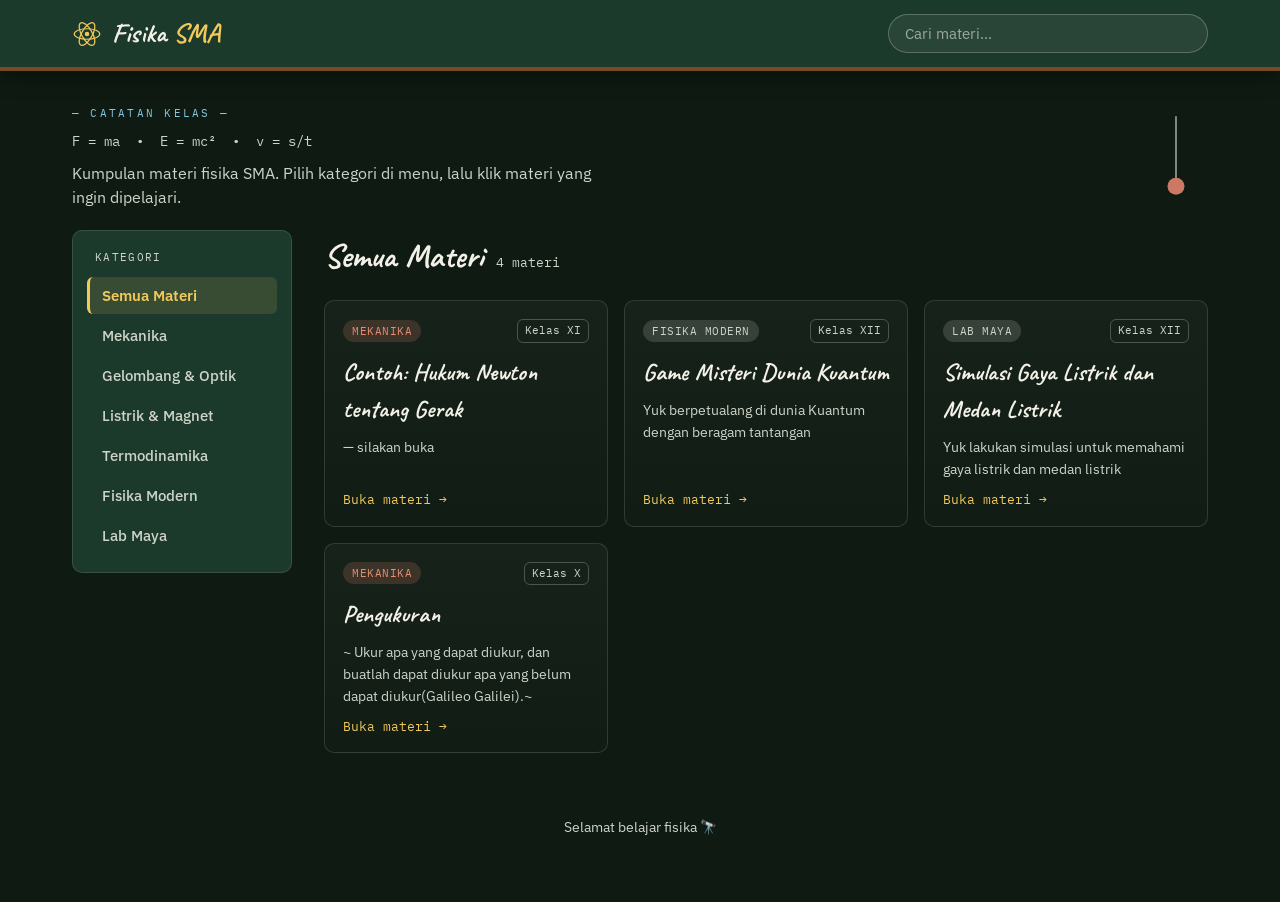
<file: index.html>
<!DOCTYPE html>
<html lang="id">
<head>
<meta charset="UTF-8" />
<meta name="viewport" content="width=device-width, initial-scale=1.0" />
<title>Fisika SMA — Ruang Belajar</title>
<link rel="preconnect" href="https://fonts.googleapis.com">
<link href="https://fonts.googleapis.com/css2?family=Caveat:wght@600;700&family=IBM+Plex+Sans:wght@400;500;600&family=IBM+Plex+Mono:wght@400;500&display=swap" rel="stylesheet">
<link rel="stylesheet" href="assets/style.css">
</head>
<body>

  <header class="site-header">
    <div class="site-header-inner">
      <a href="#" class="brand">
        <svg class="brand-icon" viewBox="0 0 40 40" aria-hidden="true">
          <circle cx="20" cy="20" r="3" fill="currentColor" />
          <ellipse cx="20" cy="20" rx="17" ry="7" fill="none" stroke="currentColor" stroke-width="1.6" />
          <ellipse cx="20" cy="20" rx="17" ry="7" fill="none" stroke="currentColor" stroke-width="1.6" transform="rotate(60 20 20)" />
          <ellipse cx="20" cy="20" rx="17" ry="7" fill="none" stroke="currentColor" stroke-width="1.6" transform="rotate(120 20 20)" />
        </svg>
        <span class="brand-text">Fisika <em>SMA</em></span>
      </a>
      <div class="header-search">
        <input type="search" id="searchInput" placeholder="Cari materi…" aria-label="Cari materi" />
      </div>
    </div>
  </header>

  <section class="intro-strip">
    <div class="intro-text-wrap">
      <p class="intro-eyebrow">— catatan kelas —</p>
      <p class="intro-eq">F&nbsp;=&nbsp;ma &nbsp;•&nbsp; E&nbsp;=&nbsp;mc² &nbsp;•&nbsp; v&nbsp;=&nbsp;s/t</p>
      <p class="intro-text">Kumpulan materi fisika SMA. Pilih kategori di menu, lalu klik materi yang ingin dipelajari.</p>
    </div>
    <svg class="pendulum-decor" viewBox="0 0 90 130" aria-hidden="true">
      <line class="string" x1="45" y1="6" x2="45" y2="95" />
      <circle class="bob" cx="45" cy="105" r="12" />
    </svg>
  </section>

  <div class="layout">
    <aside class="sidebar" aria-label="Menu kategori">
      <p class="sidebar-label">Kategori</p>
      <nav>
        <ul class="menu-list" id="menuList">
          <li><button class="menu-item active" data-filter="all">Semua Materi</button></li>
          <li><button class="menu-item" data-filter="mekanika">Mekanika</button></li>
          <li><button class="menu-item" data-filter="gelombang">Gelombang &amp; Optik</button></li>
          <li><button class="menu-item" data-filter="listrik-magnet">Listrik &amp; Magnet</button></li>
          <li><button class="menu-item" data-filter="termodinamika">Termodinamika</button></li>
          <li><button class="menu-item" data-filter="fisika-modern">Fisika Modern</button></li>
          <li><button class="menu-item" data-filter="lab-maya">Lab Maya</button></li>         
        </ul>
      </nav>
    </aside>

    <main class="content">
      <div class="content-head">
        <h2 id="contentTitle">Semua Materi</h2>
        <span class="content-count" id="contentCount"></span>
      </div>
      <div class="materi-grid" id="materiGrid"></div>
      <p class="empty-state" id="emptyState" hidden>
        Belum ada materi di kategori ini.
      </p>
    </main>
  </div>

  <footer>
    <p>Selamat belajar fisika 🔭</p>
  </footer>

  <div class="viewer-overlay" id="viewerOverlay">
    <div class="viewer-bar">
      <button class="viewer-back" id="viewerBack">&larr; Kembali ke daftar materi</button>
      <span class="viewer-title" id="viewerTitle"></span>
      <a class="viewer-newtab" id="viewerNewTab" href="#" target="_blank" rel="noopener">Buka di tab baru &#8599;</a>
    </div>
    <iframe class="viewer-frame" id="viewerFrame" title="Materi"></iframe>
  </div>

  <script src="assets/data.js"></script>
  <script src="assets/script.js"></script>
</body>
</html>
</file>
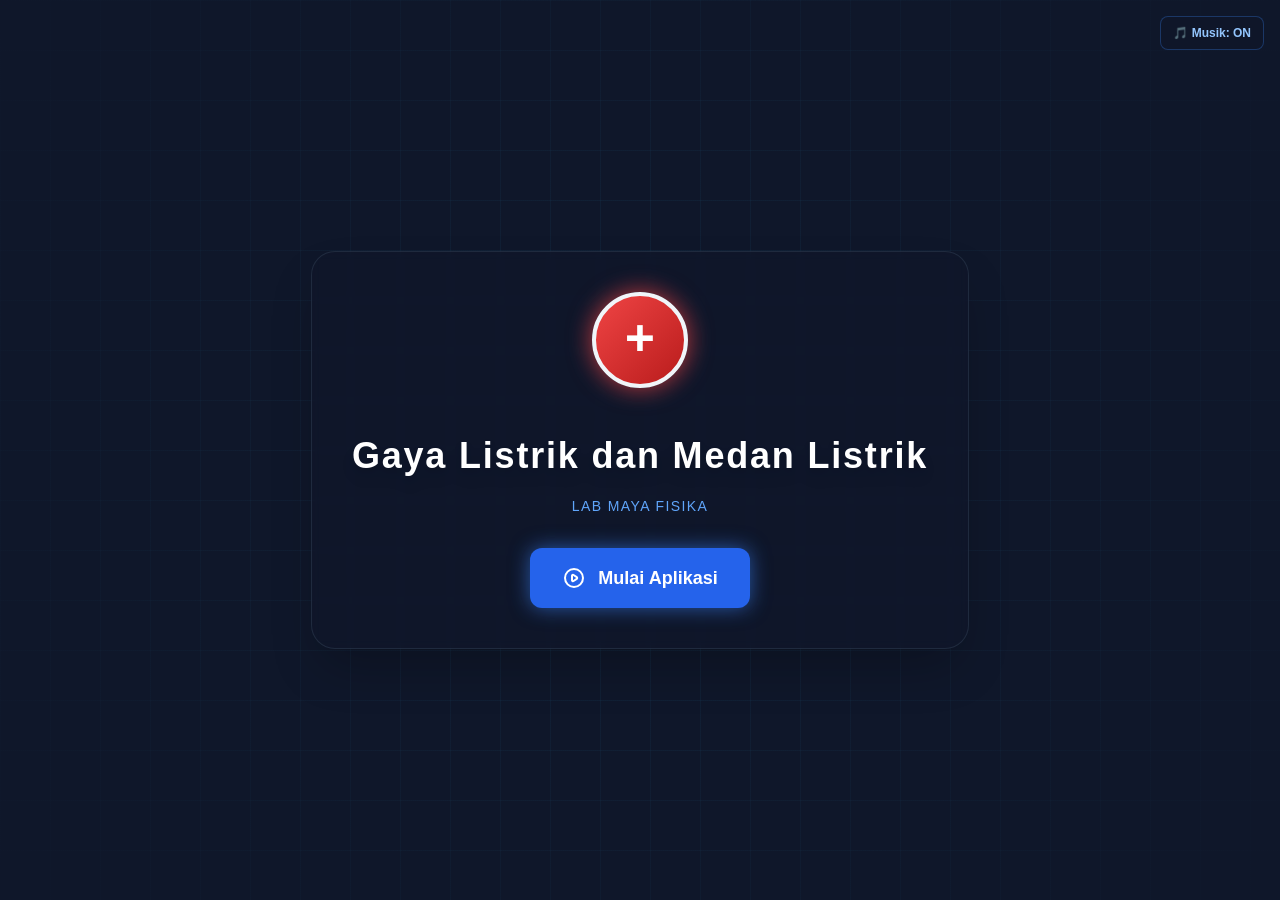
<file: materi/AanS_lab_maya_listrik_statis.html>
<!DOCTYPE html>
<html lang="id">
<head>
    <meta charset="UTF-8">
    <meta name="viewport" content="width=device-width, initial-scale=1.0, viewport-fit=cover">
    <title>Lab Maya Listrik Statis - Gaya Coulomb & Medan Listrik</title>
    <style id="tailwind-inline">

/* === TAILWIND CSS INLINE - Generated for Offline Use === */
*, ::before, ::after { box-sizing: border-box; border-width: 0; border-style: solid; border-color: #e2e8f0; }
html { line-height: 1.5; -webkit-text-size-adjust: 100%; tab-size: 4; font-family: ui-sans-serif, system-ui, -apple-system, BlinkMacSystemFont, "Segoe UI", Roboto, "Helvetica Neue", Arial, sans-serif; }
body { margin: 0; line-height: inherit; }
h1,h2,h3,h4,h5,h6 { font-size: inherit; font-weight: inherit; }
p,ol,ul,pre { margin: 0; }
ol,ul { list-style: none; padding: 0; }
button,input,optgroup,select,textarea { font-family: inherit; font-size: 100%; font-weight: inherit; line-height: inherit; color: inherit; margin: 0; padding: 0; }
button,select { text-transform: none; }
button,[type='button'],[type='reset'],[type='submit'] { -webkit-appearance: button; background-color: transparent; background-image: none; }
textarea { resize: vertical; }
input::placeholder, textarea::placeholder { color: #94a3b8; }
button { cursor: pointer; }
svg { display: block; vertical-align: middle; }
img,svg,video,canvas,audio,iframe,embed,object { display: block; vertical-align: middle; }
img,video { max-width: 100%; height: auto; }
[hidden] { display: none; }

/* Layout */
.fixed { position: fixed; }
.absolute { position: absolute; }
.relative { position: relative; }
.inset-0 { inset: 0; }
.top-4 { top: 1rem; }
.top-7 { top: 1.75rem; }
.top-16 { top: 4rem; }
.bottom-4 { bottom: 1rem; }
.left-4 { left: 1rem; }
.left-16 { left: 4rem; }
.left-1\/2 { left: 50%; }
.right-4 { right: 1rem; }
.z-0 { z-index: 0; }
.z-10 { z-index: 10; }
.z-20 { z-index: 20; }
.z-30 { z-index: 30; }
.z-50 { z-index: 50; }
.z-\[100\] { z-index: 100; }
.-z-0 { z-index: 0; }

/* Display */
.block { display: block; }
.flex { display: flex; }
.grid { display: grid; }
.hidden { display: none; }
.inline-block { display: inline-block; }
.flex-1 { flex: 1 1 0%; }
.flex-shrink-0 { flex-shrink: 0; }
.flex-col { flex-direction: column; }
.flex-wrap { flex-wrap: wrap; }
.items-center { align-items: center; }
.items-start { align-items: flex-start; }
.justify-between { justify-content: space-between; }
.justify-center { justify-content: center; }
.gap-1 { gap: 0.25rem; }
.gap-1\.5 { gap: 0.375rem; }
.gap-2 { gap: 0.5rem; }
.gap-2\.5 { gap: 0.625rem; }
.gap-3 { gap: 0.75rem; }
.gap-4 { gap: 1rem; }
.gap-6 { gap: 1.5rem; }
.gap-8 { gap: 2rem; }
.grid-cols-1 { grid-template-columns: repeat(1, minmax(0, 1fr)); }
.grid-cols-2 { grid-template-columns: repeat(2, minmax(0, 1fr)); }
@media (min-width: 768px) { .md\:grid-cols-2 { grid-template-columns: repeat(2, minmax(0, 1fr)); } }
@media (min-width: 640px) { .sm\:flex-row { flex-direction: row; } }
@media (min-width: 640px) { .sm\:hidden { display: none; } }
@media (min-width: 640px) { .sm\:flex { display: flex; } }
@media (min-width: 640px) { .sm\:left-auto { left: auto; } }
@media (min-width: 640px) { .sm\:bottom-20 { bottom: 5rem; } }
@media (min-width: 640px) { .sm\:p-8 { padding: 2rem; } }
@media (min-width: 640px) { .sm\:gap-8 { gap: 2rem; } }
.mt-auto { margin-top: auto; }

/* Spacing - Margin */
.-mt-1 { margin-top: -0.25rem; }
.-mt-2 { margin-top: -0.5rem; }
.mt-0\.5 { margin-top: 0.125rem; }
.mt-1 { margin-top: 0.25rem; }
.mt-2 { margin-top: 0.5rem; }
.mt-4 { margin-top: 1rem; }
.mt-6 { margin-top: 1.5rem; }
.mt-8 { margin-top: 2rem; }
.mt-10 { margin-top: 2.5rem; }
.mb-0\.5 { margin-bottom: 0.125rem; }
.mb-1 { margin-bottom: 0.25rem; }
.mb-1\.5 { margin-bottom: 0.375rem; }
.mb-2 { margin-bottom: 0.5rem; }
.mb-3 { margin-bottom: 0.75rem; }
.mb-4 { margin-bottom: 1rem; }
.mb-6 { margin-bottom: 1.5rem; }
.mb-8 { margin-bottom: 2rem; }
.mx-auto { margin-left: auto; margin-right: auto; }
.my-2 { margin-top: 0.5rem; margin-bottom: 0.5rem; }

/* Spacing - Padding */
.p-1 { padding: 0.25rem; }
.p-1\.5 { padding: 0.375rem; }
.p-2 { padding: 0.5rem; }
.p-2\.5 { padding: 0.625rem; }
.p-3 { padding: 0.75rem; }
.p-4 { padding: 1rem; }
.p-5 { padding: 1.25rem; }
.p-6 { padding: 1.5rem; }
.p-8 { padding: 2rem; }
.p-10 { padding: 2.5rem; }
.px-2 { padding-left: 0.5rem; padding-right: 0.5rem; }
.px-1 { padding-left: 0.25rem; padding-right: 0.25rem; }
.px-2\.5 { padding-left: 0.625rem; padding-right: 0.625rem; }
.px-3 { padding-left: 0.75rem; padding-right: 0.75rem; }
.px-3\.5 { padding-left: 0.875rem; padding-right: 0.875rem; }
.px-4 { padding-left: 1rem; padding-right: 1rem; }
.px-6 { padding-left: 1.5rem; padding-right: 1.5rem; }
.px-8 { padding-left: 2rem; padding-right: 2rem; }
.py-1 { padding-top: 0.25rem; padding-bottom: 0.25rem; }
.py-1\.5 { padding-top: 0.375rem; padding-bottom: 0.375rem; }
.py-2 { padding-top: 0.5rem; padding-bottom: 0.5rem; }
.py-2\.5 { padding-top: 0.625rem; padding-bottom: 0.625rem; }
.py-3 { padding-top: 0.75rem; padding-bottom: 0.75rem; }
.py-4 { padding-top: 1rem; padding-bottom: 1rem; }
.py-6 { padding-top: 1.5rem; padding-bottom: 1.5rem; }
.pb-2 { padding-bottom: 0.5rem; }
.pb-6 { padding-bottom: 1.5rem; }
.pl-2 { padding-left: 0.5rem; }
.pr-2 { padding-right: 0.5rem; }
.pt-1 { padding-top: 0.25rem; }
.pt-3 { padding-top: 0.75rem; }
.pt-4 { padding-top: 1rem; }

/* Sizing */
.h-1 { height: 0.25rem; }
.h-3 { height: 0.75rem; }
.h-3\.5 { height: 0.875rem; }
.h-5 { height: 1.25rem; }
.h-6 { height: 1.5rem; }
.h-10 { height: 2.5rem; }
.h-12 { height: 3rem; }
.h-14 { height: 3.5rem; }
.h-20 { height: 5rem; }
.h-24 { height: 6rem; }
.h-28 { height: 7rem; }
.h-64 { height: 16rem; }
.h-full { height: 100%; }
.h-screen { height: 100vh; }
@supports (height: 100dvh) { .h-screen { height: 100dvh; } }
.h-\[10vh\] { height: 10vh; }
.h-\[90vh\] { height: 90vh; }
.w-1 { width: 0.25rem; }
.w-1\.5 { width: 0.375rem; }
.w-1\/4 { width: 25%; }
.w-3 { width: 0.75rem; }
.w-3\.5 { width: 0.875rem; }
.w-5 { width: 1.25rem; }
.w-6 { width: 1.5rem; }
.w-10 { width: 2.5rem; }
.w-12 { width: 3rem; }
.w-14 { width: 3.5rem; }
.w-20 { width: 5rem; }
.w-24 { width: 6rem; }
.w-28 { width: 7rem; }
.w-40 { width: 10rem; }
.w-60 { width: 15rem; }
.w-full { width: 100%; }
.w-screen { width: 100vw; }
.max-w-5xl { max-width: 64rem; }
.max-w-lg { max-width: 32rem; }
.max-w-md { max-width: 28rem; }
.max-w-\[280px\] { max-width: 280px; }
.max-w-\[550px\] { max-width: 550px; }
.min-w-\[280px\] { min-width: 280px; }

/* Colors - Backgrounds */
.bg-\[\#0f172a\] { background-color: #0f172a; }
.bg-black\/60 { background-color: rgba(0,0,0,0.6); }
.bg-blue-300 { background-color: #93c5fd; }
.bg-blue-500\/20 { background-color: rgba(59,130,246,0.2); }
.bg-blue-600 { background-color: #2563eb; }
.bg-cyan-500\/20 { background-color: rgba(6,182,212,0.2); }
.bg-green-500\/20 { background-color: rgba(34,197,94,0.2); }
.bg-purple-400 { background-color: #c084fc; }
.bg-purple-500\/20 { background-color: rgba(168,85,247,0.2); }
.bg-red-600 { background-color: #dc2626; }
.bg-rose-500 { background-color: #f43f5e; }
.bg-sky-400 { background-color: #38bdf8; }
.bg-slate-400 { background-color: #94a3b8; }
.bg-slate-600 { background-color: #475569; }
.bg-slate-700 { background-color: #334155; }
.bg-slate-800 { background-color: #1e293b; }
.bg-slate-800\/50 { background-color: rgba(30,41,59,0.5); }
.bg-slate-800\/80 { background-color: rgba(30,41,59,0.8); }
.bg-slate-800\/95 { background-color: rgba(30,41,59,0.95); }
.bg-slate-900 { background-color: #0f172a; }
.bg-slate-900\/50 { background-color: rgba(15,23,42,0.5); }
.bg-slate-900\/60 { background-color: rgba(15,23,42,0.6); }
.bg-slate-900\/80 { background-color: rgba(15,23,42,0.8); }
.bg-slate-900\/90 { background-color: rgba(15,23,42,0.9); }
.bg-slate-950 { background-color: #020617; }
.bg-yellow-400 { background-color: #facc15; }
.bg-yellow-500\/20 { background-color: rgba(234,179,8,0.2); }
.bg-gradient-to-br { background-image: linear-gradient(to bottom right, var(--tw-gradient-from), var(--tw-gradient-to)); }
.from-blue-500 { --tw-gradient-from: #3b82f6; }
.from-red-500 { --tw-gradient-from: #ef4444; }
.to-purple-600 { --tw-gradient-to: #9333ea; }
.to-red-700 { --tw-gradient-to: #b91c1c; }

/* Colors - Text */
.text-amber-400 { color: #fbbf24; }
.text-blue-300 { color: #93c5fd; }
.text-blue-400 { color: #60a5fa; }
.text-center { text-align: center; }
.text-cyan-400 { color: #22d3ee; }
.text-emerald-400 { color: #34d399; }
.text-green-400 { color: #4ade80; }
.text-left { text-align: left; }
.text-purple-300 { color: #d8b4fe; }
.text-purple-400 { color: #c084fc; }
.text-rose-300 { color: #fda4af; }
.text-rose-400 { color: #fb7185; }
.text-sky-400 { color: #38bdf8; }
.text-slate-100 { color: #f1f5f9; }
.text-slate-200 { color: #e2e8f0; }
.text-slate-300 { color: #cbd5e1; }
.text-slate-400 { color: #94a3b8; }
.text-slate-500 { color: #64748b; }
.text-teal-300 { color: #5eead4; }
.text-white { color: #ffffff; }
.text-yellow-400 { color: #facc15; }

/* Typography */
.text-\[10px\] { font-size: 10px; }
.text-\[11px\] { font-size: 11px; }
.text-\[12px\] { font-size: 12px; }
.text-\[13px\] { font-size: 13px; }
.text-\[14px\] { font-size: 14px; }
.text-\[15px\] { font-size: 15px; }
.text-\[17px\] { font-size: 17px; }
.text-xs { font-size: 0.75rem; line-height: 1rem; }
.text-sm { font-size: 0.875rem; line-height: 1.25rem; }
.text-lg { font-size: 1.125rem; line-height: 1.75rem; }
.text-xl { font-size: 1.25rem; line-height: 1.75rem; }
.text-2xl { font-size: 1.5rem; line-height: 2rem; }
.text-3xl { font-size: 1.875rem; line-height: 2.25rem; }
.text-4xl { font-size: 2.25rem; line-height: 2.5rem; }
.text-5xl { font-size: 3rem; line-height: 1; }
.font-black { font-weight: 900; }
.font-bold { font-weight: 700; }
.font-extrabold { font-weight: 800; }
.font-medium { font-weight: 500; }
.font-mono { font-family: ui-monospace, SFMono-Regular, Menlo, Monaco, Consolas, monospace; }
.font-semibold { font-weight: 600; }
.italic { font-style: italic; }
.leading-none { line-height: 1; }
.leading-relaxed { line-height: 1.625; }
.tracking-wide { letter-spacing: 0.025em; }
.tracking-wider { letter-spacing: 0.05em; }
.tracking-widest { letter-spacing: 0.1em; }
.uppercase { text-transform: uppercase; }
.whitespace-nowrap { white-space: nowrap; }
.list-decimal { list-style-type: decimal; }
.list-inside { list-style-position: inside; }
.space-y-1\.5 > * + * { margin-top: 0.375rem; }
.space-y-2 > * + * { margin-top: 0.5rem; }
.space-y-2\.5 > * + * { margin-top: 0.625rem; }
.space-y-3 > * + * { margin-top: 0.75rem; }
.space-y-6 > * + * { margin-top: 1.5rem; }

/* Borders */
.border { border-width: 1px; }
.border-2 { border-width: 2px; }
.border-4 { border-width: 4px; }
.border-b { border-bottom-width: 1px; }
.border-r { border-right-width: 1px; }
.border-t { border-top-width: 1px; }
.border-blue-500 { border-color: #3b82f6; }
.border-blue-500\/30 { border-color: rgba(59,130,246,0.3); }
.border-purple-900\/50 { border-color: rgba(88,28,135,0.5); }
.border-rose-300 { border-color: #fda4af; }
.border-slate-100 { border-color: #f1f5f9; }
.border-slate-700 { border-color: #334155; }
.border-slate-700\/50 { border-color: rgba(51,65,85,0.5); }
.border-slate-700\/60 { border-color: rgba(51,65,85,0.6); }
.border-slate-800 { border-color: #1e293b; }
.border-teal-700 { border-color: #0f766e; }

/* Border Radius */
.rounded { border-radius: 0.25rem; }
.rounded-full { border-radius: 9999px; }
.rounded-lg { border-radius: 0.5rem; }
.rounded-md { border-radius: 0.375rem; }
.rounded-xl { border-radius: 0.75rem; }
.rounded-2xl { border-radius: 1rem; }
.rounded-3xl { border-radius: 1.5rem; }

/* Shadows */
.shadow-inner { box-shadow: inset 0 2px 4px 0 rgb(0 0 0 / 0.05); }
.shadow-lg { box-shadow: 0 10px 15px -3px rgb(0 0 0 / 0.1), 0 4px 6px -4px rgb(0 0 0 / 0.1); }
.shadow-md { box-shadow: 0 4px 6px -1px rgb(0 0 0 / 0.1), 0 2px 4px -2px rgb(0 0 0 / 0.1); }
.shadow-xl { box-shadow: 0 20px 25px -5px rgb(0 0 0 / 0.1), 0 8px 10px -6px rgb(0 0 0 / 0.1); }
.shadow-2xl { box-shadow: 0 25px 50px -12px rgb(0 0 0 / 0.25); }
.shadow-\[0_0_10px_rgba\(220\,38\,38\,0\.45\)\] { box-shadow: 0 0 10px rgba(220,38,38,0.45); }
.shadow-\[0_0_15px_rgba\(239\,68\,68\,0\.75\)\] { box-shadow: 0 0 15px rgba(239,68,68,0.75); }
.shadow-\[0_0_15px_rgba\(59\,130\,246\,0\.3\)\] { box-shadow: 0 0 15px rgba(59,130,246,0.3); }
.shadow-\[0_0_15px_rgba\(59\,130\,246\,0\.6\)\] { box-shadow: 0 0 15px rgba(59,130,246,0.6); }
.shadow-\[0_0_20px_rgba\(59\,130\,246\,0\.5\)\] { box-shadow: 0 0 20px rgba(59,130,246,0.5); }
.shadow-\[0_0_20px_rgba\(59\,130\,246\,0\.6\)\] { box-shadow: 0 0 20px rgba(59,130,246,0.6); }
.shadow-\[0_0_25px_rgba\(239\,68\,68\,0\.8\)\] { box-shadow: 0 0 25px rgba(239,68,68,0.8); }
.shadow-\[0_0_30px_rgba\(0\,0\,0\,0\.5\)\] { box-shadow: 0 0 30px rgba(0,0,0,0.5); }
.shadow-black\/40 { box-shadow: 0 4px 6px rgba(0,0,0,0.4); }
.shadow-blue-500\/30 { box-shadow: 0 4px 14px rgba(59,130,246,0.3); }
.drop-shadow-lg { filter: drop-shadow(0 10px 8px rgb(0 0 0 / 0.04)) drop-shadow(0 4px 3px rgb(0 0 0 / 0.1)); }

/* Opacity & Visibility */
.opacity-0 { opacity: 0; }
.opacity-60 { opacity: 0.6; }
.pointer-events-none { pointer-events: none; }
.select-none { user-select: none; -webkit-user-select: none; }

/* Overflow */
.overflow-hidden { overflow: hidden; }
.overflow-y-auto { overflow-y: auto; }
.overflow-x-auto { overflow-x: auto; }

/* Cursor */
.cursor-col-resize { cursor: col-resize; }
.cursor-default { cursor: default; }
.cursor-pointer { cursor: pointer; }

/* Transitions & Transforms */
.transition-all { transition-property: all; transition-timing-function: cubic-bezier(0.4,0,0.2,1); transition-duration: 150ms; }
.transition-colors { transition-property: color,background-color,border-color; transition-timing-function: cubic-bezier(0.4,0,0.2,1); transition-duration: 150ms; }
.transition-opacity { transition-property: opacity; transition-timing-function: cubic-bezier(0.4,0,0.2,1); transition-duration: 150ms; }
.transition-transform { transition-property: transform; transition-timing-function: cubic-bezier(0.4,0,0.2,1); transition-duration: 150ms; }
.duration-300 { transition-duration: 300ms; }
.transform { transform: translateZ(0); }
.translate-x-3 { transform: translateX(0.75rem); }
.hover\:scale-105:hover { transform: scale(1.05); }
.hover\:scale-110:hover { transform: scale(1.1); }
.hover\:translate-x-0:hover { transform: translateX(0); }

/* Focus states */
.focus\:border-blue-500:focus { border-color: #3b82f6; }
.focus\:border-cyan-500:focus { border-color: #06b6d4; }
.focus\:outline-none:focus { outline: none; }

/* Hover states */
.hover\:bg-blue-500:hover { background-color: #3b82f6; }
.hover\:bg-red-500:hover { background-color: #ef4444; }
.hover\:bg-slate-600:hover { background-color: #475569; }
.hover\:bg-slate-700:hover { background-color: #334155; }
.hover\:bg-slate-800:hover { background-color: #1e293b; }
.hover\:bg-slate-800\/40:hover { background-color: rgba(30,41,59,0.4); }
.hover\:border-blue-500:hover { border-color: #3b82f6; }
.hover\:text-white:hover { color: #ffffff; }
.hover\:w-2\.5:hover { width: 0.625rem; }

/* Group hover */
.group:hover .group-hover\:opacity-100 { opacity: 1; }
.group:hover .group-hover\:translate-x-0 { transform: translateX(0); }

/* Misc */
.backdrop-blur { backdrop-filter: blur(8px); -webkit-backdrop-filter: blur(8px); }
.backdrop-blur-md { backdrop-filter: blur(12px); -webkit-backdrop-filter: blur(12px); }
.backdrop-blur-sm { backdrop-filter: blur(4px); -webkit-backdrop-filter: blur(4px); }
.blur-sm { filter: blur(4px); }
.mix-blend-overlay { mix-blend-mode: overlay; }
.object-cover { object-fit: cover; }
.animate-pulse { animation: pulse 2s cubic-bezier(0.4,0,0.6,1) infinite; }
@keyframes pulse { 0%,100% { opacity: 1; } 50% { opacity: .5; } }

    </style>
    <style>
        /* Mencegah seleksi teks dan scrolling */
        body {
            user-select: none;
            overflow: hidden;
            font-family: 'Segoe UI', Tahoma, Geneva, Verdana, sans-serif;
        }
        /* Kustomisasi Scrollbar untuk area teks kecil jika diperlukan */
        ::-webkit-scrollbar { width: 6px; }
        ::-webkit-scrollbar-track { background: #1e293b; }
        ::-webkit-scrollbar-thumb { background: #475569; border-radius: 3px; }
        
        /* Menggunakan !important agar dapat menimpa utility class Tailwind seperti flex/hidden */
        .tab-content { display: none !important; }
        .tab-content.active { display: flex !important; animation: fadeIn 0.3s ease-in-out; }
        
        @keyframes fadeIn {
            from { opacity: 0; transform: translateY(5px); }
            to { opacity: 1; transform: translateY(0); }
        }

        input[type=range] {
            accent-color: #3b82f6;
        }

        /* Header & Layout Utama */
        #app-header {
            padding-top: env(safe-area-inset-top, 0px);
            min-height: 56px;
        }
        /* Perbaikan: pada HP posisi landscape (lanskap), header (judul & tombol reset)
           sering tertutup oleh toolbar/address bar browser. Header dibuat lebih ramping
           dan otomatis turun mengikuti safe-area-inset-top supaya tidak tertutup. */
        @media (max-height: 480px) {
            #app-header {
                min-height: 48px;
                padding-top: max(env(safe-area-inset-top, 0px), 6px);
                padding-bottom: 6px;
            }
            #app-header h1 { font-size: 0.95rem !important; }
            #app-header p { font-size: 0.65rem !important; }
            #app-header .w-10.h-10 { width: 1.75rem !important; height: 1.75rem !important; font-size: 1rem !important; }
            #app-header button { padding: 0.4rem 0.7rem !important; font-size: 0.7rem !important; }
            #control-panel { padding-top: 16px; }
            #btn-toggle-panel { padding: 0.5rem 0.7rem !important; font-size: 0.7rem !important; }
        }
        @media (orientation: landscape) and (max-width: 950px) {
            #app-header {
                padding-top: max(env(safe-area-inset-top, 0px), 8px);
            }
        }
        /* Tombol "Sembunyikan/Tampilkan Panel" dibuat melayang (fixed) agar selalu
           terlihat, termasuk saat panel kontrol melebar penuh menutupi kanvas di HP
           posisi portrait.
           CATATAN PENTING: sumber tumpang-tindih sebenarnya BUKAN ikon Teori itu sendiri,
           melainkan TOOLTIP teksnya ("📚 Teori & Tujuan") yang muncul saat ikon teratas
           di sidebar di-hover. Tooltip ini position:fixed dengan left:88px dan lebar
           menyesuaikan teks (white-space:nowrap), sehingga bisa melebar sampai ±235px ke
           kanan -- tepat di area tombol ini jika tombol hanya diberi jarak 104px. Karena
           itu posisi kiri tombol didorong lebih jauh lagi (245px) agar berada di luar
           jangkauan lebar tooltip tersebut. Posisi "top" tetap diatur ulang lewat JS
           (positionToggleButton) mengikuti tinggi header yang bisa berubah-ubah. */
        #btn-toggle-panel {
            top: 72px;
            left: 70px; /* didekatkan ke bar menu (sidebar), menempel di pojok kiri atas */
        }
        /* Pada layar sempit (HP), tombol tetap menempel di dekat sidebar/bar menu,
           hanya ukurannya yang dibuat sedikit lebih ringkas. */
        @media (max-width: 640px) {
            #btn-toggle-panel {
                left: 70px;
                padding: 0.55rem 0.65rem !important;
                font-size: 0.68rem !important;
            }
        }
        @media (max-height: 480px) {
            #btn-toggle-panel {
                top: 52px !important;
            }
        }
        #control-panel {
            padding-top: 16px;
        }
        #simCanvas {
            cursor: grab;
        }
        #simCanvas:active {
            cursor: grabbing;
        }

        /* Sidebar Navigasi: bisa digeser vertikal (atas-bawah) jika tinggi layar terbatas,
           misalnya saat HP dalam posisi landscape, sehingga semua ikon menu tetap terjangkau */
        #main-nav {
            overflow-x: visible;
            overflow-y: auto;
            padding-top: 3.75rem; /* diturunkan agar ikon menu tidak tertutup tombol Panel Kontrol yang kini menempel di atas sidebar */
            width: 4rem !important; /* sidebar dipersempit dari 5rem (w-20) menjadi 4rem */
        }
        #main-nav .nav-btn {
            width: 2.75rem !important;
            height: 2.75rem !important;
        }
        #main-nav .nav-btn svg {
            width: 1.35rem !important;
            height: 1.35rem !important;
        }

        /* Tooltip nav: muncul di atas semua elemen, tidak terpotong sidebar */
        .nav-btn .nav-tooltip {
            position: fixed;
            left: 72px;
            background: #020617;
            color: #ffffff;
            font-size: 12px;
            font-weight: 600;
            padding: 6px 10px;
            border-radius: 8px;
            box-shadow: 0 10px 25px rgba(0,0,0,0.5);
            white-space: nowrap;
            pointer-events: none;
            opacity: 0;
            transform: translateX(8px);
            transition: opacity 0.25s ease, transform 0.25s ease;
            z-index: 9999;
        }
        .nav-btn:hover .nav-tooltip {
            opacity: 1;
            transform: translateX(0);
        }
        #main-nav::-webkit-scrollbar {
            width: 4px;
        }
        #main-nav::-webkit-scrollbar-thumb {
            background-color: #475569;
            border-radius: 3px;
        }
        @media (max-height: 480px) {
            #main-nav {
                padding-top: 0.75rem;
                padding-bottom: 0.75rem;
                gap: 0.75rem;
            }
            #main-nav .nav-btn {
                width: 2.5rem !important;
                height: 2.5rem !important;
            }
            #main-nav .nav-btn svg {
                width: 1.25rem !important;
                height: 1.25rem !important;
            }
        }

        /* Overlay toggle Grid/Nilai/Legenda di pojok kanan-atas kanvas: dibuat lebih
           ringkas pada layar sempit atau landscape pendek agar tidak terlalu lebar */
        @media (max-width: 480px), (max-height: 480px) {
            #canvas-toggle-overlay {
                gap: 0.5rem !important;
                padding: 0.375rem 0.5rem !important;
                font-size: 11px !important;
            }
        }

        /* Kontrol Zoom Kanvas (+/-/reset): tombol bulat ramah sentuhan agar mudah
           dipakai pengguna HP/layar kecil untuk menyesuaikan tampilan kanvas */
        #zoom-controls .zoom-btn {
            width: 2.25rem;
            height: 2.25rem;
        }
        #zoom-controls .zoom-btn:hover {
            background-color: #2563eb;
        }
        #zoom-controls .zoom-btn-reset:hover {
            background-color: #d97706;
        }
        #zoom-controls .zoom-btn:active {
            transform: scale(0.92);
        }
        #zoom-level-label {
            font-variant-numeric: tabular-nums;
        }
        /* Pada layar sangat sempit atau landscape pendek, kontrol zoom dibuat
           sedikit lebih ringkas supaya tetap proporsional dengan kanvas */
        @media (max-width: 380px), (max-height: 480px) {
            #zoom-controls {
                top: 3.25rem !important;
                padding: 0.25rem !important;
                gap: 0.25rem !important;
            }
            #zoom-controls .zoom-btn {
                width: 1.9rem;
                height: 1.9rem;
                font-size: 0.95rem !important;
            }
            #zoom-level-label {
                font-size: 9px !important;
            }
        }

        /* Splash Screen Transition */
        #splash-screen {
            transition: opacity 0.5s ease-out, transform 0.5s ease-out;
            overflow-y: auto !important;
            -webkit-overflow-scrolling: touch;
        }
        /* Perbaikan: pastikan konten splash tetap bisa digeser (scroll) dan tombol
           "Mulai Aplikasi" tidak pernah terpotong saat HP dalam posisi horizontal (landscape) */
        @media (max-height: 480px) {
            #splash-screen {
                justify-content: flex-start;
                padding-top: 1.5rem;
                padding-bottom: 1.5rem;
            }
            #splash-screen .relative.z-10 {
                padding: 1.25rem !important;
                margin-top: auto;
                margin-bottom: auto;
            }
            #splash-screen .w-24.h-24 {
                width: 3.5rem !important;
                height: 3.5rem !important;
                margin-bottom: 1rem !important;
                font-size: 1.75rem;
            }
            #splash-screen h1 {
                font-size: 1.25rem !important;
                margin-bottom: 1rem !important;
            }
            #splash-screen button {
                padding: 0.75rem 1.5rem !important;
                font-size: 0.95rem !important;
            }
        }
        .hide-splash {
            opacity: 0 !important;
            pointer-events: none;
            transform: scale(1.05);
        }

        /* Lightning Animation Effects (Kilatan Listrik) */
        @keyframes ambientFlash {
            0% { opacity: 0.15; }
            1% { opacity: 0; }
            2% { opacity: 0.25; }
            3%, 93% { opacity: 0; }
            94% { opacity: 0.15; }
            95% { opacity: 0; }
            96% { opacity: 0.25; }
            97%, 100% { opacity: 0; }
        }
        @keyframes boltFlash {
            0% { opacity: 1; filter: drop-shadow(0 0 15px currentColor) drop-shadow(0 0 30px currentColor); }
            1% { opacity: 0; }
            2% { opacity: 0.8; filter: drop-shadow(0 0 10px currentColor); }
            3%, 93% { opacity: 0; }
            94% { opacity: 1; filter: drop-shadow(0 0 15px currentColor) drop-shadow(0 0 30px currentColor); }
            95% { opacity: 0; }
            96% { opacity: 0.8; filter: drop-shadow(0 0 10px currentColor); }
            97%, 100% { opacity: 0; }
        }
        .lightning-ambient { animation: ambientFlash 5s infinite; }
        .lightning-bolt-1 { animation: boltFlash 5s infinite; }
        .lightning-bolt-2 { animation: boltFlash 7s infinite; }
        .lightning-bolt-3 { animation: boltFlash 6s infinite; }
    </style>
</head>
<body class="bg-slate-900 text-slate-100 h-screen w-screen flex flex-col">

    <!-- SPLASH SCREEN -->
    <div id="splash-screen" class="fixed inset-0 z-[100] flex flex-col items-center justify-center bg-slate-900 overflow-hidden" style="background-image: radial-gradient(circle at center, rgba(15, 23, 42, 0.3) 0%, rgba(15, 23, 42, 1) 100%), linear-gradient(rgba(56, 189, 248, 0.1) 1px, transparent 1px), linear-gradient(90deg, rgba(56, 189, 248, 0.1) 1px, transparent 1px); background-size: 100% 100%, 50px 50px, 50px 50px;" onclick="startBgMusic()" onmousedown="startBgMusic()" ontouchstart="startBgMusic()">

        <button id="btn-bgmusic" onclick="event.stopPropagation(); toggleBgMusic()" class="absolute top-4 right-4 z-20 px-3 py-2 bg-slate-900/80 border border-blue-500/30 text-blue-300 text-xs font-semibold rounded-lg hover:bg-slate-800 transition-all">🎵 Musik: ON</button>
        
        <!-- Animasi Latar Kilatan Latar Belakang (Ambient Flash) -->
        <div class="absolute inset-0 bg-blue-300 mix-blend-overlay opacity-0 pointer-events-none lightning-ambient z-0"></div>
        
        <!-- SVG Sambaran Petir Acak (Lightning Bolts) -->
        <svg class="absolute text-blue-400 opacity-0 lightning-bolt-1 pointer-events-none z-0" style="top: -5%; left: 10%; width: 120px; height: 250px; transform: rotate(15deg);" viewBox="0 0 100 200" fill="currentColor">
            <polygon points="60,0 10,110 50,110 30,200 90,90 50,90" />
        </svg>
        <svg class="absolute text-purple-400 opacity-0 lightning-bolt-2 pointer-events-none z-0" style="bottom: -5%; right: 15%; width: 180px; height: 350px; transform: rotate(-165deg);" viewBox="0 0 100 200" fill="currentColor">
            <polygon points="60,0 10,110 50,110 30,200 90,90 50,90" />
        </svg>
        <svg class="absolute text-sky-400 opacity-0 lightning-bolt-3 pointer-events-none z-0" style="top: 20%; right: -5%; width: 100px; height: 200px; transform: rotate(-45deg);" viewBox="0 0 100 200" fill="currentColor">
            <polygon points="60,0 10,110 50,110 30,200 90,90 50,90" />
        </svg>

        <!-- Wadah Konten Utama -->
        <div class="relative z-10 bg-slate-900/60 p-10 rounded-3xl border border-slate-700/50 backdrop-blur-sm text-center flex flex-col items-center shadow-2xl transform transition-all hover:scale-105 duration-300">
            <div class="w-24 h-24 rounded-full bg-gradient-to-br from-red-500 to-red-700 border-4 border-slate-100 flex items-center justify-center text-white font-black text-5xl shadow-[0_0_25px_rgba(239,68,68,0.8)] mb-6 select-none">
                <span class="font-mono leading-none -mt-2">+</span>
            </div>
            <h1 class="text-4xl font-extrabold text-white tracking-wider mb-2 drop-shadow-lg">Gaya Listrik dan Medan Listrik</h1>
            <h2 class="text-sm font-medium text-blue-400 mb-8 tracking-widest uppercase">Lab Maya Fisika</h2>
            
            <button onclick="event.stopPropagation(); closeSplashScreen();" onmouseenter="sfx.hover()" class="px-8 py-4 bg-blue-600 hover:bg-blue-500 text-white font-bold rounded-xl text-lg transition-all transform hover:scale-110 shadow-[0_0_20px_rgba(59,130,246,0.6)] flex items-center gap-3">
                <svg class="w-6 h-6" fill="none" stroke="currentColor" stroke-width="2" viewBox="0 0 24 24"><path stroke-linecap="round" stroke-linejoin="round" d="M14.752 11.168l-3.197-2.132A1 1 0 0010 9.87v4.263a1 1 0 001.555.832l3.197-2.132a1 1 0 000-1.664z"></path><path stroke-linecap="round" stroke-linejoin="round" d="M21 12a9 9 0 11-18 0 9 9 0 0118 0z"></path></svg>
                Mulai Aplikasi
            </button>
        </div>
    </div>

    <!-- Audio Context & Synth Script -->
    <script>
        // Web Audio API untuk Efek Suara tanpa file eksternal (dengan try-catch agar tidak crash di iframe)
        const AudioContext = window.AudioContext || window.webkitAudioContext;
        let audioCtx = null;
        try {
            if (AudioContext) {
                audioCtx = new AudioContext();
            }
        } catch (e) {
            console.warn("AudioContext tidak didukung atau diblokir di lingkungan ini:", e);
        }

        let soundEnabled = true;

        function playTone(freq, type, duration, vol=0.3) {
            if(!soundEnabled || !audioCtx) return;
            try {
                if (audioCtx.state === 'suspended') {
                    audioCtx.resume();
                }
                const osc = audioCtx.createOscillator();
                const gain = audioCtx.createGain();
                osc.type = type;
                osc.frequency.setValueAtTime(freq, audioCtx.currentTime);
                // Volume diperbesar signifikan agar terdengar jauh lebih kuat saat Sound ON
                gain.gain.setValueAtTime(vol, audioCtx.currentTime);
                gain.gain.exponentialRampToValueAtTime(0.001, audioCtx.currentTime + duration);
                osc.connect(gain);
                gain.connect(audioCtx.destination);
                osc.start();
                osc.stop(audioCtx.currentTime + duration);
            } catch (e) {
                console.warn("Gagal memainkan suara:", e);
            }
        }

        const sfx = {
            click: () => { try { playTone(600, 'sine', 0.1, 0.25); } catch(e){} },
            hover: () => { try { playTone(400, 'sine', 0.05, 0.12); } catch(e){} },
            reset: () => { 
                try {
                    playTone(300, 'sawtooth', 0.2, 0.25); 
                    setTimeout(()=> { try { playTone(150, 'sawtooth', 0.3, 0.25); } catch(e){} }, 100); 
                } catch(e){}
            },
            ding: () => { 
                try {
                    playTone(800, 'sine', 0.1, 0.4); 
                    setTimeout(()=> { try { playTone(1200, 'sine', 0.3, 0.4); } catch(e){} }, 100); 
                } catch(e){}
            },
            buzz: () => { try { playTone(150, 'square', 0.3, 0.1); } catch(e){} },
            thunder: () => { try { playThunder(); } catch(e){} }
        };

        // ============================================================
        // EFEK SUARA PETIR (Sintesis Noise, tanpa file eksternal)
        // ============================================================
        function playThunder() {
            if (!soundEnabled || !audioCtx) return;
            try {
                if (audioCtx.state === 'suspended') audioCtx.resume();
                const now = audioCtx.currentTime;
                const dur = 1.4;

                // Buffer noise putih sebagai sumber gemuruh petir
                const bufferSize = audioCtx.sampleRate * dur;
                const buffer = audioCtx.createBuffer(1, bufferSize, audioCtx.sampleRate);
                const data = buffer.getChannelData(0);
                for (let i = 0; i < bufferSize; i++) {
                    data[i] = (Math.random() * 2 - 1) * Math.pow(1 - i / bufferSize, 1.5);
                }
                const noise = audioCtx.createBufferSource();
                noise.buffer = buffer;

                // Filter low-pass agar terdengar seperti gemuruh, bukan desis
                const filter = audioCtx.createBiquadFilter();
                filter.type = 'lowpass';
                filter.frequency.setValueAtTime(1200, now);
                filter.frequency.exponentialRampToValueAtTime(120, now + dur);

                const gain = audioCtx.createGain();
                gain.gain.setValueAtTime(0.0001, now);
                gain.gain.exponentialRampToValueAtTime(0.5, now + 0.05);
                gain.gain.exponentialRampToValueAtTime(0.0001, now + dur);

                // Letupan awal (kilatan tajam) sebelum gemuruh
                const crack = audioCtx.createOscillator();
                const crackGain = audioCtx.createGain();
                crack.type = 'square';
                crack.frequency.setValueAtTime(900, now);
                crack.frequency.exponentialRampToValueAtTime(80, now + 0.15);
                crackGain.gain.setValueAtTime(0.3, now);
                crackGain.gain.exponentialRampToValueAtTime(0.0001, now + 0.15);

                noise.connect(filter);
                filter.connect(gain);
                gain.connect(audioCtx.destination);
                crack.connect(crackGain);
                crackGain.connect(audioCtx.destination);

                noise.start(now);
                noise.stop(now + dur);
                crack.start(now);
                crack.stop(now + 0.15);
            } catch (e) {}
        }

        // ============================================================
        // FULLSCREEN TOGGLE
        // ============================================================
        function isFullscreenActive() {
            return !!(document.fullscreenElement || document.webkitFullscreenElement || document.msFullscreenElement);
        }

        function updateFullscreenBtn() {
            const btn = document.getElementById('btn-fullscreen');
            if (!btn) return;
            btn.innerHTML = isFullscreenActive()
                ? '<svg class="w-5 h-5" fill="none" stroke="currentColor" stroke-width="2.5" viewBox="0 0 24 24"><path stroke-linecap="round" stroke-linejoin="round" d="M9 4v3.5A1.5 1.5 0 017.5 9H4M15 4v3.5A1.5 1.5 0 0016.5 9H20M4 15h3.5A1.5 1.5 0 019 16.5V20M20 15h-3.5A1.5 1.5 0 0015 16.5V20"></path></svg>'
                : '<svg class="w-5 h-5" fill="none" stroke="currentColor" stroke-width="2.5" viewBox="0 0 24 24"><path stroke-linecap="round" stroke-linejoin="round" d="M4 9V5.5A1.5 1.5 0 015.5 4H9M15 4h3.5A1.5 1.5 0 0120 5.5V9M20 15v3.5a1.5 1.5 0 01-1.5 1.5H15M9 20H5.5A1.5 1.5 0 014 18.5V15"></path></svg>';
            btn.title = isFullscreenActive() ? 'Keluar Layar Penuh' : 'Layar Penuh';
        }

        function toggleFullscreen() {
            sfx.click();
            const el = document.documentElement;
            if (!isFullscreenActive()) {
                if (el.requestFullscreen) el.requestFullscreen();
                else if (el.webkitRequestFullscreen) el.webkitRequestFullscreen();
                else if (el.msRequestFullscreen) el.msRequestFullscreen();
            } else {
                if (document.exitFullscreen) document.exitFullscreen();
                else if (document.webkitExitFullscreen) document.webkitExitFullscreen();
                else if (document.msExitFullscreen) document.msExitFullscreen();
            }
        }

        document.addEventListener('fullscreenchange', updateFullscreenBtn);
        document.addEventListener('webkitfullscreenchange', updateFullscreenBtn);
        document.addEventListener('msfullscreenchange', updateFullscreenBtn);

        function toggleSound() {
            soundEnabled = !soundEnabled;
            const btn = document.getElementById('btn-sound');
            if (btn) {
                btn.innerHTML = soundEnabled ? '🔊 Sound: ON' : '🔇 Sound: OFF';
            }
            if(soundEnabled) sfx.click();
        }

        // ============================================================
        // MUSIK LATAR INSTRUMENTAL SPLASH SCREEN (Sintesis Web Audio API)
        // 100% offline, tanpa file audio eksternal. Gaya AMBIENT MELODIS
        // yang tenang, berirama, dan enak didengar: pad hangat (chord
        // sustain) sebagai latar + melodi lonceng/kalimba lembut yang
        // mengalun, dengan sedikit gema (delay sederhana) agar terasa lapang.
        // ============================================================
        let bgMusicEnabled = true;
        let bgMusicStarted = false;
        let bgMusicTimer = null;
        let bgMusicGain = null;
        let bgPadGain = null;
        let bgDelayNode = null;
        let bgDelayFeedback = null;

        // Melodi utama (Hz) — tangga nada C mayor pentatonik, lembut & mengalir
        // 0 = jeda (nafas melodi), agar tidak terasa terburu-buru
        const bgMusicPattern = [
            523.25, 0, 659.25, 0, 783.99, 659.25, 0, 587.33,
            523.25, 0, 440.00, 523.25, 0, 587.33, 659.25, 0,
            783.99, 0, 659.25, 587.33, 523.25, 0, 440.00, 0,
            493.88, 587.33, 0, 659.25, 523.25, 0, 440.00, 0
        ];
        let bgMusicStep = 0;
        const bgMusicBpm = 72; // tempo santai, menenangkan
        const bgMusicStepDuration = 60 / bgMusicBpm / 2; // 8th note

        // Chord pad hangat yang mengalun pelan di latar (C - Am - F - G)
        const bgPadChords = [
            [261.63, 329.63, 392.00],   // C mayor (C4 E4 G4)
            [220.00, 261.63, 329.63],   // A minor (A3 C4 E4)
            [174.61, 220.00, 261.63],   // F mayor (F3 A3 C4)
            [196.00, 246.94, 293.66]    // G mayor (G3 B3 D4)
        ];
        let bgPadChordIndex = 0;

        // Mainkan satu chord pad dengan fade in/out lembut (mirip string/synth pad)
        function playPadChord() {
            if (!audioCtx || !bgPadGain) return;
            const now = audioCtx.currentTime;
            const chord = bgPadChords[bgPadChordIndex % bgPadChords.length];
            const chordDuration = bgMusicStepDuration * 8; // satu chord bertahan 8 langkah

            chord.forEach((freq) => {
                const osc = audioCtx.createOscillator();
                const gain = audioCtx.createGain();
                osc.type = 'triangle';
                osc.frequency.setValueAtTime(freq, now);
                gain.gain.setValueAtTime(0.0001, now);
                gain.gain.linearRampToValueAtTime(0.09, now + chordDuration * 0.3);
                gain.gain.linearRampToValueAtTime(0.0001, now + chordDuration);
                osc.connect(gain);
                gain.connect(bgPadGain);
                osc.start(now);
                osc.stop(now + chordDuration + 0.05);
            });
            bgPadChordIndex++;
        }

        // Nada melodi bergaya lonceng/kalimba lembut, dengan sedikit gema
        function playBgMusicNote(freq) {
            if (!audioCtx || !bgMusicGain || !freq) return;
            const now = audioCtx.currentTime;
            const noteLen = bgMusicStepDuration * 3.2;

            const osc = audioCtx.createOscillator();
            const osc2 = audioCtx.createOscillator();
            const noteGain = audioCtx.createGain();
            osc.type = 'sine';
            osc2.type = 'sine';
            osc.frequency.setValueAtTime(freq, now);
            osc2.frequency.setValueAtTime(freq * 2, now); // oktaf atas tipis, kesan kilau lonceng

            const osc2Gain = audioCtx.createGain();
            osc2Gain.gain.value = 0.15;

            noteGain.gain.setValueAtTime(0.0001, now);
            noteGain.gain.linearRampToValueAtTime(0.20, now + 0.015);
            noteGain.gain.exponentialRampToValueAtTime(0.0001, now + noteLen);

            const warmFilter = audioCtx.createBiquadFilter();
            warmFilter.type = 'lowpass';
            warmFilter.frequency.value = 3200;

            osc.connect(warmFilter);
            osc2.connect(osc2Gain);
            osc2Gain.connect(warmFilter);
            warmFilter.connect(noteGain);
            noteGain.connect(bgMusicGain);

            // Kirim juga ke jalur delay/gema agar melodi terasa lapang & lembut
            if (bgDelayNode) noteGain.connect(bgDelayNode);

            osc.start(now);
            osc2.start(now);
            osc.stop(now + noteLen + 0.05);
            osc2.stop(now + noteLen + 0.05);
        }

        function bgMusicTick() {
            if (!bgMusicEnabled) return;
            // Ganti chord pad setiap 8 langkah agar mengalun perlahan
            if (bgMusicStep % 8 === 0) playPadChord();
            playBgMusicNote(bgMusicPattern[bgMusicStep % bgMusicPattern.length]);
            bgMusicStep++;
        }

        function startBgMusic() {
            if (bgMusicStarted || !audioCtx) return;
            const splash = document.getElementById('splash-screen');
            if (!splash || splash.classList.contains('hide-splash') || splash.style.display === 'none') return;
            try {
                if (audioCtx.state === 'suspended') audioCtx.resume();

                // Bus utama musik latar (melodi)
                bgMusicGain = audioCtx.createGain();
                bgMusicGain.gain.value = 0.8;
                bgMusicGain.connect(audioCtx.destination);

                // Bus terpisah untuk pad chord (lebih lembut, latar)
                bgPadGain = audioCtx.createGain();
                bgPadGain.gain.value = 0.8;
                bgPadGain.connect(audioCtx.destination);

                // Jalur gema (delay) sederhana agar melodi terasa lapang & menenangkan
                bgDelayNode = audioCtx.createDelay(1.0);
                bgDelayNode.delayTime.value = bgMusicStepDuration * 3;
                bgDelayFeedback = audioCtx.createGain();
                bgDelayFeedback.gain.value = 0.28;
                const delayFilter = audioCtx.createBiquadFilter();
                delayFilter.type = 'lowpass';
                delayFilter.frequency.value = 2000;
                bgDelayNode.connect(delayFilter);
                delayFilter.connect(bgDelayFeedback);
                bgDelayFeedback.connect(bgDelayNode);
                bgDelayNode.connect(bgMusicGain);

                bgPadChordIndex = 0;
                bgMusicStep = 0;
                bgMusicStarted = true;
                bgMusicTick();
                bgMusicTimer = setInterval(bgMusicTick, bgMusicStepDuration * 1000);
            } catch (e) {}
        }

        function stopBgMusic() {
            if (bgMusicTimer) clearInterval(bgMusicTimer);
            bgMusicTimer = null;
            bgMusicStarted = false;
            try {
                const now = audioCtx.currentTime;
                if (bgMusicGain) bgMusicGain.gain.exponentialRampToValueAtTime(0.0001, now + 0.4);
                if (bgPadGain) bgPadGain.gain.exponentialRampToValueAtTime(0.0001, now + 0.4);
            } catch (e) {}
        }

        function toggleBgMusic() {
            bgMusicEnabled = !bgMusicEnabled;
            const btn = document.getElementById('btn-bgmusic');
            if (btn) {
                btn.innerHTML = bgMusicEnabled ? '🎵 Musik: ON' : '🔇 Musik: OFF';
            }
            if (bgMusicEnabled) {
                startBgMusic();
            } else {
                stopBgMusic();
            }
        }
    </script>

    <!-- HEADER (Tinggi otomatis menyesuaikan, aman dari toolbar browser saat landscape) -->
    <header id="app-header" class="bg-slate-800 border-b border-slate-700 flex items-center justify-between px-6 py-3 shadow-md z-10 flex-wrap gap-2">
        <div class="flex items-center gap-3">
            <!-- Ikon Lab Maya berupa representasi muatan positif merah menyala dengan efek glow -->
            <div class="w-10 h-10 rounded-full bg-gradient-to-br from-red-500 to-red-700 border-2 border-slate-100 flex items-center justify-center text-white font-black text-2xl shadow-[0_0_15px_rgba(239,68,68,0.75)] select-none">
                <span class="font-mono leading-none -mt-1">+</span>
            </div>
            <div class="leading-none flex flex-col" style="transform: translateY(-2px);">
                <!-- Perubahan nama header sesuai instruksi -->
                <h1 class="text-xl font-bold text-white tracking-wide" style="margin-bottom:0.6px; line-height:1.15;">Gaya Listrik dan Medan Listrik</h1>
                <p class="text-xs text-blue-400" style="margin-top:0.6px; line-height:1.15;">Lab Maya Fisika</p>
            </div>
        </div>
        <div class="flex gap-4">
            <button id="btn-fullscreen" onclick="toggleFullscreen()" onmouseenter="sfx.hover()" title="Layar Penuh" class="px-3 py-2 bg-slate-700 hover:bg-slate-600 rounded-lg text-sm font-semibold transition-colors flex items-center justify-center">
                <svg class="w-5 h-5" fill="none" stroke="currentColor" stroke-width="2.5" viewBox="0 0 24 24"><path stroke-linecap="round" stroke-linejoin="round" d="M4 9V5.5A1.5 1.5 0 015.5 4H9M15 4h3.5A1.5 1.5 0 0120 5.5V9M20 15v3.5a1.5 1.5 0 01-1.5 1.5H15M9 20H5.5A1.5 1.5 0 014 18.5V15"></path></svg>
            </button>
            <button id="btn-sound" onclick="toggleSound()" onmouseenter="sfx.hover()" class="px-4 py-2 bg-slate-700 hover:bg-slate-600 rounded-lg text-sm font-semibold transition-colors">🔊 Sound: ON</button>
            <button onclick="resetSimulation()" onmouseenter="sfx.hover()" class="px-4 py-2 bg-red-600 hover:bg-red-500 rounded-lg text-sm font-semibold flex items-center gap-2 transition-colors shadow-[0_0_10px_rgba(220,38,38,0.45)]">
                ⟲ Reset Global
            </button>
        </div>
    </header>

    <!-- MAIN WORKSPACE (mengisi sisa tinggi layar) -->
    <main class="flex w-full flex-1 overflow-hidden" style="min-height: 0;">
        
        <!-- SIDEBAR NAVIGATION (Minimalis Ikon & Tooltip Hover, bisa digeser vertikal jika ruang terbatas) -->
        <nav id="main-nav" class="w-20 bg-slate-900 border-r border-slate-800 flex flex-col items-center py-6 gap-6 z-20 overflow-y-auto" style="-webkit-overflow-scrolling: touch; scrollbar-width: thin; scrollbar-color: #475569 #0f172a;">
            <!-- Teori -->
            <button onclick="switchTab('teori')" onmouseenter="sfx.hover()" class="nav-btn flex-shrink-0 relative group flex items-center justify-center w-12 h-12 rounded-xl transition-all duration-300 focus:outline-none text-slate-400 hover:text-white hover:bg-slate-800" data-target="teori">
                <svg class="w-6 h-6" fill="none" stroke="currentColor" stroke-width="2" viewBox="0 0 24 24"><path stroke-linecap="round" stroke-linejoin="round" d="M12 6.253v13m0-13C10.832 5.477 9.246 5 7.5 5S4.168 5.477 3 6.253v13C4.168 18.477 5.754 18 7.5 18s3.332.477 4.5 1.253m0-13C13.168 5.477 14.754 5 16.5 5c1.747 0 3.332.477 4.5 1.253v13C19.832 18.477 18.247 18 16.5 18c-1.746 0-3.332.477-4.5 1.253"></path></svg>
                <span class="nav-tooltip">📚 Teori &amp; Tujuan</span>
            </button>
            <!-- Prosedur -->
            <button onclick="switchTab('prosedur')" onmouseenter="sfx.hover()" class="nav-btn flex-shrink-0 relative group flex items-center justify-center w-12 h-12 rounded-xl transition-all duration-300 focus:outline-none text-slate-400 hover:text-white hover:bg-slate-800" data-target="prosedur">
                <svg class="w-6 h-6" fill="none" stroke="currentColor" stroke-width="2" viewBox="0 0 24 24"><path stroke-linecap="round" stroke-linejoin="round" d="M9 5H7a2 2 0 00-2 2v12a2 2 0 002 2h10a2 2 0 002-2V7a2 2 0 00-2-2h-2M9 5a2 2 0 002 2h2a2 2 0 002-2M9 5a2 2 0 012-2h2a2 2 0 012 2m-3 7h3m-3 4h3m-6-4h.01M9 16h.01"></path></svg>
                <span class="nav-tooltip">📋 Prosedur Eksperimen</span>
            </button>
            <!-- Simulasi -->
            <button onclick="switchTab('simulasi')" onmouseenter="sfx.hover()" class="nav-btn flex-shrink-0 relative group flex items-center justify-center w-12 h-12 rounded-xl transition-all duration-300 focus:outline-none bg-blue-600 text-white font-bold shadow-lg shadow-blue-500/30" data-target="simulasi">
                <svg class="w-6 h-6" fill="none" stroke="currentColor" stroke-width="2" viewBox="0 0 24 24"><path stroke-linecap="round" stroke-linejoin="round" d="M19.428 15.428a2 2 0 00-1.022-.547l-2.387-.477a6 6 0 00-3.86.517l-.318.158a6 6 0 01-3.86.517L6.05 15.21a2 2 0 00-1.806.547M8 4h8l-1 1v5.172a2 2 0 00.586 1.414l5 5c1.26 1.26.367 3.414-1.415 3.414H4.828c-1.782 0-2.674-2.154-1.414-3.414l5-5A2 2 0 009 10.172V5L8 4z"></path></svg>
                <span class="nav-tooltip">🔬 Simulasi Interaktif</span>
            </button>
            <!-- LKPD -->
            <button onclick="switchTab('lkpd')" onmouseenter="sfx.hover()" class="nav-btn flex-shrink-0 relative group flex items-center justify-center w-12 h-12 rounded-xl transition-all duration-300 focus:outline-none text-slate-400 hover:text-white hover:bg-slate-800" data-target="lkpd">
                <svg class="w-6 h-6" fill="none" stroke="currentColor" stroke-width="2" viewBox="0 0 24 24"><path stroke-linecap="round" stroke-linejoin="round" d="M11 5H6a2 2 0 00-2 2v11a2 2 0 002 2h11a2 2 0 002-2v-5m-1.414-9.414a2 2 0 112.828 2.828L11.828 15H9v-2.828l8.586-8.586z"></path></svg>
                <span class="nav-tooltip">📝 LKPD</span>
            </button>
            <!-- Pengembang (dipindah agar persis berada dekat/di bawah LKPD) -->
            <button onclick="switchTab('pengembang')" onmouseenter="sfx.hover()" class="nav-btn flex-shrink-0 relative group flex items-center justify-center w-12 h-12 rounded-xl transition-all duration-300 focus:outline-none text-slate-400 hover:text-white hover:bg-slate-800" data-target="pengembang">
                <svg class="w-6 h-6" fill="none" stroke="currentColor" stroke-width="2" viewBox="0 0 24 24"><path stroke-linecap="round" stroke-linejoin="round" d="M16 7a4 4 0 11-8 0 4 4 0 018 0zM12 14a7 7 0 00-7 7h14a7 7 0 00-7-7z"></path></svg>
                <span class="nav-tooltip">👨‍💻 Info Pengembang</span>
            </button>
        </nav>

        <!-- CONTENT AREA -->
        <section class="flex-1 bg-slate-900 relative overflow-hidden flex flex-col">
            
            <!-- TAB: TEORI (Pembaruan Deskripsi & Equation LaTeX Bersih) -->
            <div id="teori" class="tab-content flex-col p-10 h-full gap-6 w-full max-w-5xl mx-auto overflow-y-auto pr-2">
                
                <!-- TUJUAN PEMBELAJARAN (Disisipkan di bagian atas Teori) -->
                <div class="bg-slate-800/80 p-6 rounded-2xl border border-blue-500/30 shadow-lg mb-4">
                    <h2 class="text-2xl font-bold text-blue-400 mb-3 flex items-center gap-2">🎯 Tujuan Pembelajaran</h2>
                    <p class="text-slate-300 text-sm mb-3 font-semibold">Melalui Lab maya ini, adik-adik mampu:</p>
                    <ol class="list-decimal list-inside text-sm text-slate-300 space-y-2 pl-2">
                        <li>Menentukan arah dan nilai resultan gaya Listrik</li>
                        <li>Menentukan arah dan nilai resultan kuat medan listrik</li>
                    </ol>
                </div>

                <!-- JUDUL TEORI (Menggantikan Landasan Teori) -->
                <h2 class="text-3xl font-bold text-blue-400 border-b border-slate-700 pb-2 mb-2">Teori</h2>
                
                <div class="grid grid-cols-1 md:grid-cols-2 gap-6 pb-6">
                    <!-- Gaya Coulomb -->
                    <div class="bg-slate-800 p-6 rounded-xl border border-slate-700 shadow-lg flex flex-col justify-between hover:border-blue-500 transition-colors cursor-default" onmouseenter="sfx.hover()">
                        <div>
                            <h3 class="text-xl font-bold text-white mb-3 flex items-center gap-2">⚡ Gaya Coulomb</h3>
                            <p class="text-slate-300 text-sm leading-relaxed mb-4">
                                Gaya Coulomb adalah gaya interaksi tarik-menarik atau tolak-menolak di antara dua muatan listrik yang terpisah pada jarak tertentu. Besarnya gaya ini berbanding lurus dengan perkalian kedua besar muatannya dan berbanding terbalik dengan kuadrat jarak pisah antara kedua muatan tersebut.
                            </p>
                        </div>
                        <div>
                            <div class="bg-slate-950 p-5 rounded-lg text-center border border-slate-700 shadow-inner">
                                <div class="math-display" style="font-family: 'Times New Roman', Times, serif; font-style: italic; font-size: 1.5em; color: #93c5fd; text-align: center; padding: 8px; letter-spacing: 0.02em;">
  <i>F</i> = <i>k</i> &middot; 
  <span style="display:inline-block; text-align:center; vertical-align:middle;">
    <span style="display:block; border-bottom: 2px solid #93c5fd; padding-bottom:2px; line-height:1.2;">
      <i>q</i><sub>1</sub> &middot; <i>q</i><sub>2</sub>
    </span>
    <span style="display:block; padding-top:2px; line-height:1.2;"><i>r</i><sup>2</sup></span>
  </span>
</div>
                            </div>
                            <ul class="mt-4 text-xs text-slate-400 space-y-2 border-t border-slate-700/50 pt-3">
                                <li><b class="text-blue-400">F</b> = Gaya Coulomb (satuan: Newton)</li>
                                <li><b>k</b> = Konstanta kesetaraan gaya listrik (bernilai 9 milyar Newton meter kuadrat per Coulomb kuadrat)</li>
                                <li><b>q₁, q₂</b> = Besar masing-masing muatan listrik (satuan: Coulomb)</li>
                                <li><b>r</b> = Jarak pemisah antara kedua muatan (satuan: meter)</li>
                            </ul>
                        </div>
                    </div>
                    <!-- Medan Listrik -->
                    <div class="bg-slate-800 p-6 rounded-xl border border-slate-700 shadow-lg flex flex-col justify-between hover:border-blue-500 transition-colors cursor-default" onmouseenter="sfx.hover()">
                        <div>
                            <h3 class="text-xl font-bold text-white mb-3 flex items-center gap-2">🌐 Medan Listrik</h3>
                            <p class="text-slate-300 text-sm leading-relaxed mb-4">
                                Medan listrik didefinisikan sebagai ruang atau daerah di sekitar suatu muatan listrik yang masih mengalami pengaruh gaya listrik (Gaya Coulomb). Secara kuantitatif, kuat medan listrik di suatu titik adalah besarnya gaya listrik yang dialami oleh satu satuan muatan penguji positif yang diletakkan pada titik tersebut.
                            </p>
                        </div>
                        <div>
                            <div class="bg-slate-950 p-5 rounded-lg text-center border border-slate-700 shadow-inner">
                                <div class="math-display" style="font-family: 'Times New Roman', Times, serif; font-style: italic; font-size: 1.5em; color: #93c5fd; text-align: center; padding: 8px; letter-spacing: 0.02em;">
  <i>E</i> = 
  <span style="display:inline-block; text-align:center; vertical-align:middle;">
    <span style="display:block; border-bottom: 2px solid #93c5fd; padding-bottom:2px; line-height:1.2;"><i>F</i></span>
    <span style="display:block; padding-top:2px; line-height:1.2;"><i>q</i><sub>p</sub></span>
  </span>
  = <i>k</i> &middot; 
  <span style="display:inline-block; text-align:center; vertical-align:middle;">
    <span style="display:block; border-bottom: 2px solid #93c5fd; padding-bottom:2px; line-height:1.2;"><i>q</i><sub>s</sub></span>
    <span style="display:block; padding-top:2px; line-height:1.2;"><i>r</i><sup>2</sup></span>
  </span>
</div>
                            </div>
                            <ul class="mt-4 text-xs text-slate-400 space-y-1.5 border-t border-slate-700/50 pt-3">
                                <li><b>E</b> = Kuat medan listrik (satuan: Newton per Coulomb)</li>
                                <li><b>F</b> = Gaya Coulomb yang dialami muatan penguji (satuan: Newton)</li>
                                <li><b>q_p</b> = Besar muatan penguji (satuan: Coulomb)</li>
                                <li><b>q_s</b> = Besar muatan sumber listrik (satuan: Coulomb)</li>
                                <li><b>r</b> = Jarak titik tinjauan dari muatan sumber (satuan: meter)</li>
                            </ul>
                        </div>
                    </div>
                </div>
            </div>

            <!-- TAB: PROSEDUR -->
            <div id="prosedur" class="tab-content flex-col p-10 h-full w-full max-w-5xl mx-auto overflow-y-auto pr-2">
                <h2 class="text-3xl font-bold text-blue-400 border-b border-slate-700 pb-2 mb-3">Prosedur Eksperimen</h2>
                <p class="text-xs text-amber-400 italic mb-8 flex items-start gap-1.5">
                    <span>📱</span>
                    <span>Bagi pengguna handphone disarankan mengaktifkan mode <b>layar penuh (fullscreen)</b> — tekan tombol <span class="not-italic">⛶</span> di pojok kanan atas, atau
                        <button onclick="toggleFullscreen()" onmouseenter="sfx.hover()" class="not-italic underline decoration-dotted underline-offset-2 text-amber-300 hover:text-amber-200 font-semibold">klik di sini</button>
                        — agar seluruh tampilan dan kontrol panel dapat ditampilkan secara optimal.</span>
                </p>
                <div class="bg-slate-800 p-6 sm:p-8 rounded-2xl border border-slate-700 shadow-lg">
                    <div class="grid grid-cols-2 gap-6 sm:gap-8" id="prosedur-steps">
                        <!-- Step 1 -->
                        <div class="flex flex-col items-center text-center relative">
                            <div class="w-14 h-14 bg-blue-600 rounded-full flex items-center justify-center text-xl font-bold mb-4 shadow-[0_0_15px_rgba(59,130,246,0.6)] z-10">1</div>
                            <h4 class="font-bold text-white mb-2">Buka Simulasi</h4>
                            <p class="text-xs text-slate-400">Pindah ke tab Simulasi untuk memulai lab maya.</p>
                        </div>
                        <!-- Step 2 -->
                        <div class="flex flex-col items-center text-center relative">
                            <div class="w-14 h-14 bg-slate-700 border-2 border-blue-500 rounded-full flex items-center justify-center text-xl font-bold mb-4 z-10 text-white">2</div>
                            <h4 class="font-bold text-white mb-2">Pilih Mode</h4>
                            <p class="text-xs text-slate-400">Pilih simulasi "Gaya Coulomb" atau "Medan Listrik" pada panel kontrol.</p>
                        </div>
                        <!-- Step 3 -->
                        <div class="flex flex-col items-center text-center relative">
                            <div class="w-14 h-14 bg-slate-700 border-2 border-blue-500 rounded-full flex items-center justify-center text-xl font-bold mb-4 z-10 text-white">3</div>
                            <h4 class="font-bold text-white mb-2">Atur & Amati</h4>
                            <p class="text-xs text-slate-400">Geser nilai muatan serta jarak. Amati garis medan dan nilai gaya secara real-time.</p>
                        </div>
                        <!-- Step 4 -->
                        <div class="flex flex-col items-center text-center relative">
                            <div class="w-14 h-14 bg-slate-700 border-2 border-blue-500 rounded-full flex items-center justify-center text-xl font-bold mb-4 z-10 text-white">4</div>
                            <h4 class="font-bold text-white mb-2">Evaluasi</h4>
                            <p class="text-xs text-slate-400">Gunakan tab LKPD untuk menguji pemahaman Anda.</p>
                        </div>
                    </div>
                </div>
                <div class="mt-10 mb-6 flex justify-center">
                    <button onclick="switchTab('simulasi')" onmouseenter="sfx.hover()" class="px-8 py-4 bg-blue-600 hover:bg-blue-500 text-white font-bold rounded-xl text-lg transition-transform transform hover:scale-110 shadow-[0_0_20px_rgba(59,130,246,0.5)]">
                        🚀 Mulai Simulasi Sekarang
                    </button>
                </div>
            </div>

            <!-- TAB: SIMULASI -->
            <div id="simulasi" class="tab-content active h-full w-full relative flex">
                
                <!-- TOMBOL UNTUK MENYEMBUNYIKAN DAN MENAMPILKAN SELURUH PANEL KONTROL -->
                <!-- Dipindah keluar dari canvas-container & dibuat "melayang" (fixed) agar selalu
                     terlihat, termasuk saat panel kontrol melebar penuh menutupi kanvas di HP portrait -->
                <button id="btn-toggle-panel" onclick="toggleControlPanel()" onmouseenter="sfx.hover()" class="fixed bg-slate-800/95 hover:bg-slate-700 text-slate-100 px-4 py-2.5 rounded-lg border border-slate-700 shadow-lg flex items-center gap-2 z-50 transition-all font-semibold text-xs shadow-black/40">
                    <span id="panel-toggle-icon" class="text-blue-400 text-[10px]">▶</span>
                    <span id="panel-toggle-text">Panel Kontrol</span>
                </button>

                <!-- Panel Kontrol Simulasi (Resizable) -->
                <div id="control-panel" style="width: 320px; display: none;" class="min-w-[280px] max-w-[550px] bg-slate-800 rounded-r-2xl p-5 flex flex-col gap-4 border-r border-slate-700 overflow-y-auto z-10 shadow-2xl select-none">
                    <div class="flex items-center justify-between -mt-1">
                        <h2 class="text-base font-bold text-white tracking-wide">PANEL KONTROL</h2>
                        <button onclick="toggleControlPanel()" onmouseenter="sfx.hover()" class="flex items-center gap-1.5 bg-slate-700 hover:bg-slate-600 text-slate-200 text-xs font-semibold px-3 py-1.5 rounded-lg transition-colors flex-shrink-0">
                            <span>✕</span><span>Tutup</span>
                        </button>
                    </div>
                    
                    <!-- Mode Switcher -->
                    <div class="bg-slate-900 p-1 rounded-lg border border-slate-700 flex gap-1">
                        <button id="btn-mode-coulomb" onclick="setSimMode('coulomb')" onmouseenter="sfx.hover()" class="flex-1 py-1.5 text-xs font-bold rounded-md bg-blue-600 text-white transition-colors">
                            ⚡ Gaya Coulomb
                        </button>
                        <button id="btn-mode-medan" onclick="setSimMode('medan')" onmouseenter="sfx.hover()" class="flex-1 py-1.5 text-xs font-bold rounded-md text-slate-400 hover:text-white transition-colors">
                            🌐 Medan Listrik
                        </button>
                    </div>

                    <!-- WADAH DETAIL (TAMPIL DEFAULT) -->
                    <div id="control-details" class="flex flex-col gap-4">
                        <!-- COULOMB CONTROLS (2-COLUMN GRID) -->
                        <div id="coulomb-controls" class="flex flex-col gap-3">
                            <div class="grid grid-cols-2 gap-3">
                                <div class="bg-slate-900 p-3 rounded-lg border border-slate-700">
                                    <label class="block text-xs font-semibold text-blue-300 mb-1">Muatan 1 (q₁) : <span id="q1-val" class="text-white text-xs">5</span> μC</label>
                                    <input type="range" id="q1-slider" min="-10" max="10" value="5" step="1" class="w-full" oninput="updateSim(); sfx.hover()">
                                    <div class="flex justify-between text-[10px] text-slate-500 mt-1"><span>-10</span><span>+10</span></div>
                                </div>

                                <div class="bg-slate-900 p-3 rounded-lg border border-slate-700">
                                    <label class="block text-xs font-semibold text-blue-300 mb-1">Muatan 2 (q₂) : <span id="q2-val" class="text-white text-xs">-5</span> μC</label>
                                    <input type="range" id="q2-slider" min="-10" max="10" value="-5" step="1" class="w-full" oninput="updateSim(); sfx.hover()">
                                    <div class="flex justify-between text-[10px] text-slate-500 mt-1"><span>-10</span><span>+10</span></div>
                                </div>
                            </div>

                            <!-- Posisi q1 dan q2 dapat dikendalikan langsung oleh slider maupun mouse secara bebas -->
                            <div class="grid grid-cols-2 gap-3">
                                <div class="bg-slate-900 p-3 rounded-lg border border-slate-700">
                                    <label class="block text-xs font-semibold text-blue-300 mb-1">Posisi q₁ (x) : <span id="x1-val" class="text-white text-xs">-2.5</span> cm</label>
                                    <input type="range" id="x1-slider" min="-10" max="10" value="-2.5" step="0.5" class="w-full" oninput="updateSim(); sfx.hover()">
                                    <div class="flex justify-between text-[10px] text-slate-500 mt-1"><span>-10</span><span>+10</span></div>
                                </div>

                                <div class="bg-slate-900 p-3 rounded-lg border border-slate-700">
                                    <label class="block text-xs font-semibold text-blue-300 mb-1">Posisi q₂ (x) : <span id="x2-val" class="text-white text-xs">2.5</span> cm</label>
                                    <input type="range" id="x2-slider" min="-10" max="10" value="2.5" step="0.5" class="w-full" oninput="updateSim(); sfx.hover()">
                                    <div class="flex justify-between text-[10px] text-slate-500 mt-1"><span>-10</span><span>+10</span></div>
                                </div>
                            </div>

                            <div class="grid grid-cols-1 gap-3">
                                <div class="bg-slate-900 p-3 rounded-lg border border-slate-700 flex items-center justify-center">
                                    <label class="flex items-center gap-2 cursor-pointer text-xs font-bold text-purple-400" onmouseenter="sfx.hover()">
                                        <input type="checkbox" id="enable-q3" onchange="toggleQ3(); sfx.click()">
                                        <span>Aktifkan q₃ (Segaris)</span>
                                    </label>
                                </div>
                            </div>

                            <!-- Muatan 3 Controls -->
                            <div id="q3-controls" class="hidden grid-cols-2 gap-3">
                                <div class="bg-slate-900 p-3 rounded-lg border border-purple-900/50">
                                    <label class="block text-xs font-semibold text-purple-300 mb-1">Muatan 3 (q₃) : <span id="q3-val" class="text-white text-xs">1</span> μC</label>
                                    <input type="range" id="q3-slider" min="-10" max="10" value="1" step="1" class="w-full" style="accent-color: #a855f7;" oninput="updateSim(); sfx.hover()">
                                    <div class="flex justify-between text-[10px] text-slate-500 mt-1"><span>-10</span><span>+10</span></div>
                                </div>

                                <div class="bg-slate-900 p-3 rounded-lg border border-purple-900/50">
                                    <label class="block text-xs font-semibold text-purple-300 mb-1">Posisi q₃ (x) : <span id="x3-val" class="text-white text-xs">0.0</span> cm</label>
                                    <input type="range" id="x3-slider" min="-10" max="10" value="0" step="0.5" class="w-full" style="accent-color: #a855f7;" oninput="updateSim(); sfx.hover()">
                                    <div class="flex justify-between text-[10px] text-slate-500 mt-1"><span>-10</span><span>+10</span></div>
                                </div>
                            </div>
                        </div>

                        <!-- MEDAN LISTRIK CONTROLS (Mendukung 3 Muatan Segaris Draggable & Opsi Aktifkan q_s2) -->
                        <div id="medan-controls" class="hidden flex-col gap-3">
                            <div class="grid grid-cols-2 gap-3">
                                <div class="bg-slate-900 p-3 rounded-lg border border-slate-700">
                                    <label class="block text-xs font-semibold text-rose-300 mb-1">Muatan Sumber 1 (q_s1) : <span id="qs1-val" class="text-white text-xs">5</span> μC</label>
                                    <input type="range" id="qs1-slider" min="-10" max="10" value="5" step="1" class="w-full" style="accent-color: #f43f5e;" oninput="updateSim(); sfx.hover()">
                                    <div class="flex justify-between text-[10px] text-slate-500 mt-1"><span>-10</span><span>+10</span></div>
                                </div>

                                <div class="bg-slate-900 p-3 rounded-lg border border-slate-700">
                                    <label class="block text-xs font-semibold text-rose-300 mb-1">Posisi q_s1 (x_s1) : <span id="xs1-val" class="text-white text-xs">-3.0</span> cm</label>
                                    <input type="range" id="xs1-slider" min="-10" max="10" value="-3.0" step="0.5" class="w-full" style="accent-color: #f43f5e;" oninput="updateSim(); sfx.hover()">
                                    <div class="flex justify-between text-[10px] text-slate-500 mt-1"><span>-10</span><span>+10</span></div>
                                </div>
                            </div>

                            <!-- OPSI UNTUK MENGAKTIFKAN/MENONAKTIFKAN MUATAN SUMBER 2 (q_s2) -->
                            <div class="grid grid-cols-1">
                                <div class="bg-slate-900 p-3 rounded-lg border border-slate-700 flex items-center justify-center">
                                    <label class="flex items-center gap-2 cursor-pointer text-xs font-bold text-rose-400" onmouseenter="sfx.hover()">
                                        <input type="checkbox" id="enable-qs2" checked onchange="toggleQS2(); sfx.click()">
                                        <span>Aktifkan Muatan Sumber 2 (q_s2)</span>
                                    </label>
                                </div>
                            </div>

                            <div id="qs2-controls" class="grid grid-cols-2 gap-3">
                                <div class="bg-slate-900 p-3 rounded-lg border border-slate-700">
                                    <label class="block text-xs font-semibold text-rose-300 mb-1">Muatan Sumber 2 (q_s2) : <span id="qs2-val" class="text-white text-xs">-5</span> μC</label>
                                    <input type="range" id="qs2-slider" min="-10" max="10" value="-5" step="1" class="w-full" style="accent-color: #f43f5e;" oninput="updateSim(); sfx.hover()">
                                    <div class="flex justify-between text-[10px] text-slate-500 mt-1"><span>-10</span><span>+10</span></div>
                                </div>

                                <div class="bg-slate-900 p-3 rounded-lg border border-rose-300">
                                    <label class="block text-xs font-semibold text-rose-300 mb-1">Posisi q_s2 (x_s2) : <span id="xs2-val" class="text-white text-xs">3.0</span> cm</label>
                                    <input type="range" id="xs2-slider" min="-10" max="10" value="3.0" step="0.5" class="w-full" style="accent-color: #f43f5e;" oninput="updateSim(); sfx.hover()">
                                    <div class="flex justify-between text-[10px] text-slate-500 mt-1"><span>-10</span><span>+10</span></div>
                                </div>
                            </div>

                            <div class="grid grid-cols-2 gap-3">
                                <div class="bg-slate-900 p-3 rounded-lg border border-slate-700">
                                    <label class="block text-xs font-semibold text-teal-300 mb-1">Muatan Penguji (q_p) : <span id="qp-val" class="text-white text-xs">1</span> μC</label>
                                    <input type="range" id="qp-slider" min="-5" max="5" value="1" step="1" class="w-full" style="accent-color: #14b8a6;" oninput="updateSim(); sfx.hover()">
                                    <div class="flex justify-between text-[10px] text-slate-500 mt-1"><span>-5</span><span>+5</span></div>
                                </div>

                                <div class="bg-slate-900 p-3 rounded-lg border border-teal-700">
                                    <label class="block text-xs font-semibold text-teal-300 mb-1">Posisi q_p (x_p) : <span id="xp-val" class="text-white text-xs">0.0</span> cm</label>
                                    <input type="range" id="xp-slider" min="-10" max="10" value="0" step="0.5" class="w-full" style="accent-color: #14b8a6;" oninput="updateSim(); sfx.hover()">
                                    <div class="flex justify-between text-[10px] text-slate-500 mt-1"><span>-10</span><span>+10</span></div>
                                </div>
                            </div>

                            <div class="grid grid-cols-1">
                                <div class="bg-slate-900 p-3 rounded-lg border border-slate-700 flex items-center justify-center">
                                    <label class="flex items-center gap-2 cursor-pointer text-xs font-bold text-amber-400" onmouseenter="sfx.hover()">
                                        <input type="checkbox" id="show-lines" checked onchange="updateSim(); sfx.click()">
                                        <span>Garis Medan Listrik</span>
                                    </label>
                                </div>
                            </div>
                        </div>

                        <!-- Output Panel -->
                        <div class="mt-auto bg-slate-900/60 p-4 rounded-lg border border-slate-700">
                            <h3 class="text-xs font-bold text-slate-300 mb-1.5 uppercase tracking-wider">Kalkulasi Otomatis</h3>
                            <div class="text-[17px] font-mono text-green-400 font-bold" id="force-result">F = 0 N</div>
                            <p class="text-[12px] text-slate-400 mt-1" id="force-desc">Gaya tolak-menolak</p>
                        </div>
                    </div>
                </div>

                <!-- DRAGGABLE SPLITTER HANDLE -->
                <div id="resize-handle" style="display: none;" class="w-1.5 hover:w-2.5 bg-slate-700 hover:bg-blue-500 cursor-col-resize transition-all flex items-center justify-center z-20 select-none relative h-full">
                    <div class="h-10 w-1 bg-slate-400 rounded-full opacity-60"></div>
                </div>

                <!-- Kanvas Visualisasi -->
                <div class="flex-1 bg-[#0f172a] relative h-full overflow-hidden" id="canvas-container">
                    <canvas id="simCanvas" class="w-full h-full"></canvas>

                    <!-- LEGENDA KETERANGAN SIMBOL KANVAS (Diletakkan di Kanan Bawah Kanvas) -->
                    <div id="sim-legend" class="absolute bottom-4 right-4 bg-slate-900/90 backdrop-blur-md p-4 rounded-xl border border-slate-700 shadow-xl z-20 text-[11px] max-w-[280px] pointer-events-none select-none transition-all duration-300">
                        <h4 class="font-bold text-slate-200 mb-2 flex items-center gap-1.5 uppercase tracking-wider text-[10px]">
                            <span>ℹ️</span> Keterangan Gaya
                        </h4>
                        <div id="legend-content" class="space-y-2 text-slate-300 font-medium">
                            <!-- Diperbarui secara dinamis oleh updateSim() -->
                        </div>
                    </div>
                    
                    <div class="absolute bottom-4 left-4 bg-slate-800/80 backdrop-blur px-3 py-1.5 rounded-lg border border-slate-700 text-[11px] text-slate-400 pointer-events-none select-none flex items-center gap-1.5 z-20 sm:flex hidden">
                        <span>🖱️ Seret/geser kanvas (atau muatan q₁, q₂, q₃) secara horizontal • Scroll = Zoom</span>
                    </div>

                    <!-- KONTROL ZOOM KANVAS — diletakkan vertikal di kanan, tepat di bawah
                         overlay Grid/Nilai/Legenda, supaya mudah dijangkau jempol pada
                         HP/layar kecil dan tidak menutupi elemen lain di kanvas -->
                    <div id="zoom-controls" class="absolute top-16 right-4 flex flex-col items-center gap-1.5 bg-slate-800/95 backdrop-blur p-1.5 rounded-xl border border-slate-700 shadow-lg z-30 select-none">
                        <button onclick="zoomIn()" onmouseenter="sfx.hover()" title="Perbesar tampilan (Zoom In)" aria-label="Perbesar tampilan kanvas"
                            class="flex items-center justify-center bg-slate-700 text-white text-lg font-bold rounded-lg transition-all zoom-btn">+</button>
                        <span id="zoom-level-label" class="text-[10px] text-slate-300 font-semibold px-1">100%</span>
                        <button onclick="zoomOut()" onmouseenter="sfx.hover()" title="Perkecil tampilan (Zoom Out)" aria-label="Perkecil tampilan kanvas"
                            class="flex items-center justify-center bg-slate-700 text-white text-lg font-bold rounded-lg transition-all zoom-btn">−</button>
                        <button onclick="resetZoom()" onmouseenter="sfx.hover()" title="Kembalikan zoom ke 100%" aria-label="Reset zoom ke 100 persen"
                            class="flex items-center justify-center bg-slate-700 text-white text-[13px] rounded-lg transition-all zoom-btn zoom-btn-reset">⟲</button>
                    </div>

                    <!-- Overlay Grid Toggle -->
                    <div id="canvas-toggle-overlay" class="absolute top-4 right-4 bg-slate-800 p-2 rounded-lg border border-slate-700 shadow-lg flex gap-4 text-sm z-20">
                        <label class="flex items-center gap-2 cursor-pointer" onmouseenter="sfx.hover()">
                            <input type="checkbox" id="show-grid" checked onchange="updateSim(); sfx.click()"> Grid
                        </label>
                        <label class="flex items-center gap-2 cursor-pointer" onmouseenter="sfx.hover()">
                            <input type="checkbox" id="show-val" checked onchange="updateSim(); sfx.click()"> Nilai
                        </label>
                        <label class="flex items-center gap-2 cursor-pointer" onmouseenter="sfx.hover()">
                            <input type="checkbox" id="show-legend" checked onchange="updateSim(); sfx.click()"> Legenda
                        </label>
                    </div>
                </div>
            </div>

            <!-- TAB: LKPD -->
            <div id="lkpd" class="tab-content flex-col p-10 h-full w-full max-w-5xl mx-auto overflow-y-auto pr-2">
                <h2 class="text-3xl font-bold text-blue-400 border-b border-slate-700 pb-2 mb-6">Lembar Kerja Peserta Didik (LKPD)</h2>
                
                <!-- BAGIAN 1: GAYA ANTARA 2 MUATAN -->
                <div class="bg-slate-800 p-6 rounded-xl border border-slate-700 shadow-lg mb-6">
                    <h3 class="text-lg font-bold text-white mb-2">Aktivitas 1: Gaya Coulomb antara 2 Muatan</h3>
                    <p class="text-xs text-slate-400 mb-4 leading-relaxed">
                        <b>Langkah:</b> Nonaktifkan q₃. Atur muatan <b>q₁ = +5 μC</b> dan <b>q₂ = -5 μC</b>. Ubah nilai posisi q₁ dan q₂ sehingga menghasilkan jarak (r) sesuai tabel di bawah ini, lalu catat besar Gaya Coulomb (F) yang dihasilkan pada simulator.
                    </p>
                    <table class="w-full text-sm text-left text-slate-300 mb-4">
                        <thead class="text-xs text-white uppercase bg-slate-700">
                            <tr>
                                <th class="px-4 py-2.5">No</th>
                                <th class="px-4 py-2.5">q₁ (μC)</th>
                                <th class="px-4 py-2.5">q₂ (μC)</th>
                                <th class="px-4 py-2.5">Jarak r (cm)</th>
                                <th class="px-4 py-2.5">Gaya Coulomb F (Newton) - Hasil Pengamatan</th>
                            </tr>
                        </thead>
                        <tbody>
                            <tr class="border-b border-slate-700 bg-slate-900/50">
                                <td class="px-4 py-2">1</td><td class="px-4 py-2">+5</td><td class="px-4 py-2">-5</td><td class="px-4 py-2">3.0 cm</td>
                                <td class="px-4 py-1.5"><input type="text" class="bg-slate-800 border border-slate-700 text-green-400 font-mono rounded px-3 py-1 w-full focus:outline-none focus:border-blue-500" placeholder="Ketik hasil pengamatan (N)"></td>
                            </tr>
                            <tr class="border-b border-slate-700 bg-slate-900/50">
                                <td class="px-4 py-2">2</td><td class="px-4 py-2">+5</td><td class="px-4 py-2">-5</td><td class="px-4 py-2">6.0 cm</td>
                                <td class="px-4 py-1.5"><input type="text" class="bg-slate-800 border border-slate-700 text-green-400 font-mono rounded px-3 py-1 w-full focus:outline-none focus:border-blue-500" placeholder="Ketik hasil pengamatan (N)"></td>
                            </tr>
                            <tr class="border-b border-slate-700 bg-slate-900/50">
                                <td class="px-4 py-2">3</td><td class="px-4 py-2">+5</td><td class="px-4 py-2">-5</td><td class="px-4 py-2">9.0 cm</td>
                                <td class="px-4 py-1.5"><input type="text" class="bg-slate-800 border border-slate-700 text-green-400 font-mono rounded px-3 py-1 w-full focus:outline-none focus:border-blue-500" placeholder="Ketik hasil pengamatan (N)"></td>
                            </tr>
                        </tbody>
                    </table>
                    <div class="mb-2">
                        <label class="block text-xs font-semibold text-slate-300 mb-1.5">Pertanyaan Analisis 1: Bagaimana hubungan antara jarak (r) terhadap besar gaya Coulomb (F) yang dihasilkan?</label>
                        <textarea class="w-full bg-slate-900 border border-slate-700 rounded-lg p-3 text-sm text-slate-200 focus:outline-none focus:border-blue-500 h-20" placeholder="Tuliskan analisis ilmiah Anda disini..."></textarea>
                    </div>
                </div>

                <!-- BAGIAN 2: GAYA ANTARA 3 MUATAN -->
                <div class="bg-slate-800 p-6 rounded-xl border border-slate-700 shadow-lg mb-6">
                    <h3 class="text-lg font-bold text-white mb-2">Aktivitas 2: Superposisi Gaya Coulomb (3 Muatan Segaris)</h3>
                    <p class="text-xs text-slate-400 mb-4 leading-relaxed">
                        <b>Langkah:</b> Aktifkan q₃. Atur muatan <b>q₁ = +6 μC</b>, <b>q₂ = +6 μC</b>, tempatkan q₁ pada x = -4 cm dan q₂ pada x = +4 cm (sehingga jarak r = 8 cm). Berikan nilai muatan <b>q₃ = -2 μC</b>. Geser posisi x dari q₃ and catat nilai resultan gaya ΣF₃ yang dialami q₃.
                    </p>
                    <table class="w-full text-sm text-left text-slate-300 mb-4">
                        <thead class="text-xs text-white uppercase bg-slate-700">
                            <tr>
                                <th class="px-4 py-2.5">No</th>
                                <th class="px-4 py-2.5">Posisi x q₃ (cm)</th>
                                <th class="px-4 py-2.5">Arah Gaya F₃₁ (Kiri/Kanan)</th>
                                <th class="px-4 py-2.5">Arah Gaya F₃₂ (Kiri/Kanan)</th>
                                <th class="px-4 py-2.5">Resultan Gaya ΣF₃ (Newton)</th>
                            </tr>
                        </thead>
                        <tbody>
                            <tr class="border-b border-slate-700 bg-slate-900/50">
                                <td class="px-4 py-2">1</td><td class="px-4 py-2">-2.0 cm</td>
                                <td class="px-4 py-1.5"><input type="text" class="bg-slate-800 border border-slate-700 text-slate-200 rounded px-2.5 py-1 w-full focus:outline-none focus:border-blue-500" placeholder="Kiri / Kanan"></td>
                                <td class="px-4 py-1.5"><input type="text" class="bg-slate-800 border border-slate-700 text-slate-200 rounded px-2.5 py-1 w-full focus:outline-none focus:border-blue-500" placeholder="Kiri / Kanan"></td>
                                <td class="px-4 py-1.5"><input type="text" class="bg-slate-800 border border-slate-700 text-green-400 font-mono rounded px-2.5 py-1 w-full focus:outline-none focus:border-blue-500" placeholder="Resultan (N)"></td>
                            </tr>
                            <tr class="border-b border-slate-700 bg-slate-900/50">
                                <td class="px-4 py-2">2</td><td class="px-4 py-2">0.0 cm</td>
                                <td class="px-4 py-1.5"><input type="text" class="bg-slate-800 border border-slate-700 text-slate-200 rounded px-2.5 py-1 w-full focus:outline-none focus:border-blue-500" placeholder="Kiri / Kanan"></td>
                                <td class="px-4 py-1.5"><input type="text" class="bg-slate-800 border border-slate-700 text-slate-200 rounded px-2.5 py-1 w-full focus:outline-none focus:border-blue-500" placeholder="Kiri / Kanan"></td>
                                <td class="px-4 py-1.5"><input type="text" class="bg-slate-800 border border-slate-700 text-green-400 font-mono rounded px-2.5 py-1 w-full focus:outline-none focus:border-blue-500" placeholder="Resultan (N)"></td>
                            </tr>
                            <tr class="border-b border-slate-700 bg-slate-900/50">
                                <td class="px-4 py-2">3</td><td class="px-4 py-2">+2.0 cm</td>
                                <td class="px-4 py-2.5"><input type="text" class="bg-slate-800 border border-slate-700 text-slate-200 rounded px-2.5 py-1 w-full focus:outline-none focus:border-blue-500" placeholder="Kiri / Kanan"></td>
                                <td class="px-4 py-1.5"><input type="text" class="bg-slate-800 border border-slate-700 text-slate-200 rounded px-2.5 py-1 w-full focus:outline-none focus:border-blue-500" placeholder="Kiri / Kanan"></td>
                                <td class="px-4 py-1.5"><input type="text" class="bg-slate-800 border border-slate-700 text-green-400 font-mono rounded px-2.5 py-1 w-full focus:outline-none focus:border-blue-500" placeholder="Resultan (N)"></td>
                            </tr>
                        </tbody>
                    </table>
                    <div class="mb-2">
                        <label class="block text-xs font-semibold text-slate-300 mb-1.5">Pertanyaan Analisis 2: Berdasarkan pengamatan, pada posisi x berapakah resultan gaya yang dialami q₃ bernilai nol? Berikan alasan fisika Anda terkait arah gaya komponen F₃₁ dan F₃₂.</label>
                        <textarea class="w-full bg-slate-900 border border-slate-700 rounded-lg p-3 text-sm text-slate-200 focus:outline-none focus:border-blue-500 h-20" placeholder="Tuliskan analisis ilmiah Anda disini..."></textarea>
                    </div>
                </div>

                <!-- BAGIAN 3: BESAR MEDAN LISTRIK -->
                <div class="bg-slate-800 p-6 rounded-xl border border-slate-700 shadow-lg mb-6">
                    <h3 class="text-lg font-bold text-white mb-2">Aktivitas 3: Analisis Kuat Medan Listrik</h3>
                    <p class="text-xs text-slate-400 mb-4 leading-relaxed">
                        <b>Langkah:</b> Aktifkan Mode <b>Medan Listrik</b>. Set muatan sumber <b>q_s1 = +5 μC</b>, <b>q_s2 = -5 μC</b> dan muatan penguji <b>q_p = +1 μC</b>. Ubah posisi masing-masing muatan, lalu catat besar Kuat Medan Listrik (E) pada muatan penguji.
                    </p>
                    <table class="w-full text-sm text-left text-slate-300 mb-4">
                        <thead class="text-xs text-white uppercase bg-slate-700">
                            <tr>
                                <th class="px-4 py-2.5">No</th>
                                <th class="px-4 py-2.5">Muatan Sumber q_s (μC)</th>
                                <th class="px-4 py-2.5">Jarak r (cm)</th>
                                <th class="px-4 py-2.5">Kuat Medan Listrik E (× 10⁵ N/C) - Hasil Pengamatan</th>
                            </tr>
                        </thead>
                        <tbody>
                            <tr class="border-b border-slate-700 bg-slate-900/50">
                                <td class="px-4 py-2">1</td><td class="px-4 py-2">+5</td><td class="px-4 py-2">2.0 cm</td>
                                <td class="px-4 py-1.5"><input type="text" class="bg-slate-800 border border-slate-700 text-green-400 font-mono rounded px-3 py-1 w-full focus:outline-none focus:border-blue-500" placeholder="Ketik hasil E"></td>
                            </tr>
                            <tr class="border-b border-slate-700 bg-slate-900/50">
                                <td class="px-4 py-2">2</td><td class="px-4 py-2">+5</td><td class="px-4 py-2">4.0 cm</td>
                                <td class="px-4 py-1.5"><input type="text" class="bg-slate-800 border border-slate-700 text-green-400 font-mono rounded px-3 py-1 w-full focus:outline-none focus:border-blue-500" placeholder="Ketik hasil E"></td>
                            </tr>
                            <tr class="border-b border-slate-700 bg-slate-900/50">
                                <td class="px-4 py-2">3</td><td class="px-4 py-2">+5</td><td class="px-4 py-2">8.0 cm</td>
                                <td class="px-4 py-1.5"><input type="text" class="bg-slate-800 border border-slate-700 text-green-400 font-mono rounded px-3 py-1 w-full focus:outline-none focus:border-blue-500" placeholder="Ketik hasil E"></td>
                            </tr>
                        </tbody>
                    </table>
                    <div>
                        <label class="block text-xs font-semibold text-slate-300 mb-1.5">Pertanyaan Analisis 3: Bagaimana hubungan perubahan besar kuat medan listrik E terhadap muatan penguji seiring jaraknya r dijauhkan dari muatan sumber?</label>
                        <textarea class="w-full bg-slate-900 border border-slate-700 rounded-lg p-3 text-sm text-slate-200 focus:outline-none focus:border-blue-500 h-20" placeholder="Tuliskan analisis ilmiah Anda disini..."></textarea>
                    </div>
                </div>

                <!-- EVALUASI INTEGRATED 10 SOAL -->
                <div class="bg-slate-800 p-6 rounded-xl border border-slate-700 shadow-lg mb-6">
                    <h3 class="text-xl font-bold text-white mb-2 flex items-center gap-2 text-blue-400">
                        <span>📝</span> Uji Pemahaman Konseptual (10 Soal Interaktif)
                    </h3>
                    <p class="text-xs text-slate-400 mb-6 leading-relaxed">
                        Selesaikan evaluasi pemahaman fisika tentang Listrik Statis di bawah ini. Anda dapat menekan tombol cek di setiap soal atau langsung menekan tombol rekap nilai di bagian paling bawah untuk kalkulasi akhir.
                    </p>

                    <div class="space-y-6">
                        <!-- SOAL 1: Pilihan Ganda (5 Opsi) -->
                        <div class="bg-slate-900/60 p-4 rounded-lg border border-slate-700/60">
                            <span class="text-xs font-bold bg-blue-500/20 text-blue-400 px-2 py-1 rounded">Soal 1: Pilihan Ganda</span>
                            <p class="text-sm text-slate-200 mt-2 mb-3">Jika jarak antara dua muatan titik dijadikan 3 kali semula tanpa mengubah nilai masing-masing muatan, gaya Coulomb baru yang dihasilkan akan menjadi...</p>
                            <div class="space-y-2 text-xs">
                                <label class="flex items-center gap-2 cursor-pointer p-2 rounded hover:bg-slate-800/40">
                                    <input type="radio" name="q1" value="A" class="accent-blue-500"> A. 9 kali semula
                                </label>
                                <label class="flex items-center gap-2 cursor-pointer p-2 rounded hover:bg-slate-800/40">
                                    <input type="radio" name="q1" value="B" class="accent-blue-500"> B. 3 kali semula
                                </label>
                                <label class="flex items-center gap-2 cursor-pointer p-2 rounded hover:bg-slate-800/40">
                                    <input type="radio" name="q1" value="C" class="accent-blue-500"> C. Tetap tidak berubah
                                </label>
                                <label class="flex items-center gap-2 cursor-pointer p-2 rounded hover:bg-slate-800/40">
                                    <input type="radio" name="q1" value="D" class="accent-blue-500"> D. 1/3 kali semula
                                </label>
                                <label class="flex items-center gap-2 cursor-pointer p-2 rounded hover:bg-slate-800/40">
                                    <input type="radio" name="q1" value="E" class="accent-blue-500"> E. 1/9 kali semula
                                </label>
                            </div>
                        </div>

                        <!-- SOAL 2: Pilihan Ganda (5 Opsi) -->
                        <div class="bg-slate-900/60 p-4 rounded-lg border border-slate-700/60">
                            <span class="text-xs font-bold bg-blue-500/20 text-blue-400 px-2 py-1 rounded">Soal 2: Pilihan Ganda</span>
                            <p class="text-sm text-slate-200 mt-2 mb-3">Dua muatan positif yang nilainya identik diletakkan terpisah pada jarak L. Nilai kuat medan listrik tepat di titik tengah koordinat pemisah kedua muatan tersebut adalah...</p>
                            <div class="space-y-2 text-xs">
                                <label class="flex items-center gap-2 cursor-pointer p-2 rounded hover:bg-slate-800/40">
                                    <input type="radio" name="q2" value="A" class="accent-blue-500"> A. Dua kali kuat medan dari salah satu muatan
                                </label>
                                <label class="flex items-center gap-2 cursor-pointer p-2 rounded hover:bg-slate-800/40">
                                    <input type="radio" name="q2" value="B" class="accent-blue-500"> B. Setengah dari kuat medan salah satu muatan
                                </label>
                                <label class="flex items-center gap-2 cursor-pointer p-2 rounded hover:bg-slate-800/40">
                                    <input type="radio" name="q2" value="C" class="accent-blue-500"> C. Nol Newton per Coulomb
                                </label>
                                <label class="flex items-center gap-2 cursor-pointer p-2 rounded hover:bg-slate-800/40">
                                    <input type="radio" name="q2" value="E" class="accent-blue-500"> E. Intinya mengarah ke kiri
                                </label>
                            </div>
                        </div>

                        <!-- SOAL 3: Pilihan Ganda (5 Opsi) -->
                        <div class="bg-slate-900/60 p-4 rounded-lg border border-slate-700/60">
                            <span class="text-xs font-bold bg-blue-500/20 text-blue-400 px-2 py-1 rounded">Soal 3: Pilihan Ganda</span>
                            <p class="text-sm text-slate-200 mt-2 mb-3">Konstanta kesetaraan elektrostatika pada Hukum Coulomb di sistem Satuan Internasional (SI) bernilai sekitar 9 milyar. Satuan dari tetapan tersebut adalah...</p>
                            <div class="space-y-2 text-xs">
                                <label class="flex items-center gap-2 cursor-pointer p-2 rounded hover:bg-slate-800/40">
                                    <input type="radio" name="q3" value="A" class="accent-blue-500"> A. N · m / C
                                </label>
                                <label class="flex items-center gap-2 cursor-pointer p-2 rounded hover:bg-slate-800/40">
                                    <input type="radio" name="q3" value="B" class="accent-blue-500"> B. N · m² / C²
                                </label>
                                <label class="flex items-center gap-2 cursor-pointer p-2 rounded hover:bg-slate-800/40">
                                    <input type="radio" name="q3" value="C" class="accent-blue-500"> C. N² · m² / C
                                </label>
                                <label class="flex items-center gap-2 cursor-pointer p-2 rounded hover:bg-slate-800/40">
                                    <input type="radio" name="q3" value="D" class="accent-blue-500"> D. C² / (N · m²)
                                </label>
                                <label class="flex items-center gap-2 cursor-pointer p-2 rounded hover:bg-slate-800/40">
                                    <input type="radio" name="q3" value="E" class="accent-blue-500"> E. N · C² / m²
                                </label>
                            </div>
                        </div>

                        <!-- SOAL 4: Benar / Salah -->
                        <div class="bg-slate-900/60 p-4 rounded-lg border border-slate-700/60">
                            <span class="text-xs font-bold bg-green-500/20 text-green-400 px-2 py-1 rounded">Soal 4: Benar / Salah</span>
                            <p class="text-sm text-slate-200 mt-2 mb-3">Pernyataan: "Garis-garis representasi dari medan listrik yang dihasilkan oleh distribusi muatan statis tidak akan pernah saling berpotongan satu sama lain di ruang hampa."</p>
                            <div class="flex gap-4 text-xs">
                                <label class="flex items-center gap-2 cursor-pointer bg-slate-800 p-2 rounded hover:bg-slate-700">
                                    <input type="radio" name="q4" value="Benar" class="accent-green-500"> Benar
                                </label>
                                <label class="flex items-center gap-2 cursor-pointer bg-slate-800 p-2 rounded hover:bg-slate-700">
                                    <input type="radio" name="q4" value="Salah" class="accent-red-500"> Salah
                                </label>
                            </div>
                        </div>

                        <!-- SOAL 5: Benar / Salah -->
                        <div class="bg-slate-900/60 p-4 rounded-lg border border-slate-700/60">
                            <span class="text-xs font-bold bg-green-500/20 text-green-400 px-2 py-1 rounded">Soal 5: Benar / Salah</span>
                            <p class="text-sm text-slate-200 mt-2 mb-3">Pernyataan: "Jika muatan penguji diperbesar nilainya menjadi 2 kali lipat pada suatu posisi yang tetap dari muatan sumber tunggal, maka kuat medan listrik di titik tersebut juga otomatis meningkat menjadi 2 kali semula."</p>
                            <div class="flex gap-4 text-xs">
                                <label class="flex items-center gap-2 cursor-pointer bg-slate-800 p-2 rounded hover:bg-slate-700">
                                    <input type="radio" name="q5" value="Benar" class="accent-green-500"> Benar
                                </label>
                                <label class="flex items-center gap-2 cursor-pointer bg-slate-800 p-2 rounded hover:bg-slate-700">
                                    <input type="radio" name="q5" value="Salah" class="accent-red-500"> Salah
                                </label>
                            </div>
                        </div>

                        <!-- SOAL 6: Isian Singkat -->
                        <div class="bg-slate-900/60 p-4 rounded-lg border border-slate-700/60">
                            <span class="text-xs font-bold bg-yellow-500/20 text-yellow-400 px-2 py-1 rounded">Soal 6: Isian Singkat</span>
                            <p class="text-sm text-slate-200 mt-2 mb-3">Dua buah muatan masing-masing +2 mikro Coulomb dan +3 mikro Coulomb terpisah menghasilkan gaya interaksi tertentu. Jika muatan pertama diubah menjadi +4 mikro Coulomb tanpa mengubah nilai muatan kedua maupun posisi jaraknya, maka gaya elektrostatik baru menjadi berapa kali dari gaya mula-mula? (Tuliskan angkanya saja, contoh: 2)</p>
                            <input type="text" id="q6-ans" class="bg-slate-800 border border-slate-700 text-slate-200 rounded px-3 py-1.5 w-40 text-sm focus:outline-none focus:border-blue-500" placeholder="Ketik jawaban...">
                        </div>

                        <!-- SOAL 7: Isian Singkat -->
                        <div class="bg-slate-900/60 p-4 rounded-lg border border-slate-700/60">
                            <span class="text-xs font-bold bg-yellow-500/20 text-yellow-400 px-2 py-1 rounded">Soal 7: Isian Singkat</span>
                            <p class="text-sm text-slate-200 mt-2 mb-3">Sesuai konvensi fisis medan listrik, arah garis-garis medan listrik digambarkan selalu memancar keluar and menjauhi muatan yang bertanda...</p>
                            <input type="text" id="q7-ans" class="bg-slate-800 border border-slate-700 text-slate-200 rounded px-3 py-1.5 w-60 text-sm focus:outline-none focus:border-blue-500" placeholder="Ketik jawaban (misal: positif)">
                        </div>

                        <!-- SOAL 8: Pilihan Ganda Kompleks -->
                        <div class="bg-slate-900/60 p-4 rounded-lg border border-slate-700/60">
                            <span class="text-xs font-bold bg-purple-500/20 text-purple-400 px-2 py-1 rounded">Soal 8: Pilihan Ganda Kompleks (Pilih Lebih Dari Satu Jawaban)</span>
                            <p class="text-sm text-slate-200 mt-2 mb-3">Manakah dari pernyataan berikut ini yang BENAR berkaitan dengan sifat dasar gaya elektrostatika (Gaya Coulomb) di antara dua partikel bermuatan? (Pilih semua jawaban yang menurut Anda benar)</p>
                            <div class="space-y-2 text-xs">
                                <label class="flex items-center gap-2 cursor-pointer p-2 rounded hover:bg-slate-800/40">
                                    <input type="checkbox" name="q8" value="A" class="accent-purple-500"> A. Gaya Coulomb tergolong sebagai besaran vektor yang memiliki nilai and arah fisis.
                                </label>
                                <label class="flex items-center gap-2 cursor-pointer p-2 rounded hover:bg-slate-800/40">
                                    <input type="checkbox" name="q8" value="B" class="accent-purple-500"> B. Hubungan besarnya gaya Coulomb sebanding secara langsung dengan kuadrat jarak pemisahnya.
                                </label>
                                <label class="flex items-center gap-2 cursor-pointer p-2 rounded hover:bg-slate-800/40">
                                    <input type="checkbox" name="q8" value="C" class="accent-purple-500"> C. Interaksi gaya Coulomb di antara dua muatan senantiasa mematuhi Hukum III Newton tentang aksi-reaksi.
                                </label>
                                <label class="flex items-center gap-2 cursor-pointer p-2 rounded hover:bg-slate-800/40">
                                    <input type="checkbox" name="q8" value="D" class="accent-purple-500"> D. Tarik-menarik terjadi hanya jika tanda polaritas jenis kedua muatan adalah sejenis.
                                </label>
                            </div>
                        </div>

                        <!-- SOAL 9: Pilihan Ganda Kompleks -->
                        <div class="bg-slate-900/60 p-4 rounded-lg border border-slate-700/60">
                            <span class="text-xs font-bold bg-purple-500/20 text-purple-400 px-2 py-1 rounded">Soal 9: Pilihan Ganda Kompleks (Pilih Lebih Dari Satu Jawaban)</span>
                            <p class="text-sm text-slate-200 mt-2 mb-3">Besarnya kuat medan listrik di sebuah titik koordinat ruang yang berada di dekat muatan sumber titik tunggal secara fisis dipengaruhi langsung oleh...</p>
                            <div class="space-y-2 text-xs">
                                <label class="flex items-center gap-2 cursor-pointer p-2 rounded hover:bg-slate-800/40">
                                    <input type="checkbox" name="q9" value="A" class="accent-purple-500"> A. Kuantitas atau besarnya muatan listrik sumber tersebut.
                                </label>
                                <label class="flex items-center gap-2 cursor-pointer p-2 rounded hover:bg-slate-800/40">
                                    <input type="checkbox" name="q9" value="B" class="accent-purple-500"> B. Jarak spasial kuadrat antara titik tinjauan tersebut dengan muatan sumber.
                                </label>
                                <label class="flex items-center gap-2 cursor-pointer p-2 rounded hover:bg-slate-800/40">
                                    <input type="checkbox" name="q9" value="C" class="accent-purple-500"> C. Sifat permitivitas medium penyekat yang mengelilingi muatan.
                                </label>
                                <label class="flex items-center gap-2 cursor-pointer p-2 rounded hover:bg-slate-800/40">
                                    <input type="checkbox" name="q9" value="D" class="accent-purple-500"> D. Besarnya muatan penguji yang diletakkan pada titik tinjau tersebut.
                                </label>
                            </div>
                        </div>

                        <!-- SOAL 10: Menjodohkan -->
                        <div class="bg-slate-900/60 p-4 rounded-lg border border-slate-700/60">
                            <span class="text-xs font-bold bg-cyan-500/20 text-cyan-400 px-2 py-1 rounded">Soal 10: Menjodohkan Konsep</span>
                            <p class="text-sm text-slate-200 mt-2 mb-4">Silakan pilih definisi atau pernyataan yang paling tepat di kolom kanan untuk dicocokkan dengan konsep fisis di kolom sebelah kiri:</p>
                            
                            <div class="space-y-3 text-xs">
                                <div class="flex items-center justify-between bg-slate-800/50 p-2.5 rounded gap-4">
                                    <span class="font-medium text-slate-200">1. Muatan Positif</span>
                                    <select id="match-1" class="bg-slate-900 border border-slate-700 rounded px-2.5 py-1 text-slate-300 focus:outline-none focus:border-cyan-500 max-w-[280px]">
                                        <option value="">-- Pilih Pasangan --</option>
                                        <option value="A">Arah vektor gaya berlawanan arah dengan arah kuadrat medan</option>
                                        <option value="B">Arah garis-garis medan listrik keluar/menjauhi pusat muatannya</option>
                                        <option value="C">Gaya elektrostatika per satuan muatan penguji fisis</option>
                                        <option value="D">Gaya tarik-menarik antara dua polaritas yang berlainan jenis</option>
                                    </select>
                                </div>

                                <div class="flex items-center justify-between bg-slate-800/50 p-2.5 rounded gap-4">
                                    <span class="font-medium text-slate-200">2. Gaya Tarik-Menarik</span>
                                    <select id="match-2" class="bg-slate-900 border border-slate-700 rounded px-2.5 py-1 text-slate-300 focus:outline-none focus:border-cyan-500 max-w-[280px]">
                                        <option value="">-- Pilih Pasangan --</option>
                                        <option value="A">Arah vektor gaya berlawanan arah dengan arah kuadrat medan</option>
                                        <option value="B">Arah garis-garis medan listrik keluar/menjauhi pusat muatannya</option>
                                        <option value="C">Gaya elektrostatika per satuan muatan penguji fisis</option>
                                        <option value="D">Gaya tarik-menarik antara dua polaritas yang berlainan jenis</option>
                                    </select>
                                </div>

                                <div class="flex items-center justify-between bg-slate-800/50 p-2.5 rounded gap-4">
                                    <span class="font-medium text-slate-200">3. Kuat Medan Listrik</span>
                                    <select id="match-3" class="bg-slate-900 border border-slate-700 rounded px-2.5 py-1 text-slate-300 focus:outline-none focus:border-cyan-500 max-w-[280px]">
                                        <option value="">-- Pilih Pasangan --</option>
                                        <option value="A">Arah vektor gaya berlawanan arah dengan arah kuadrat medan</option>
                                        <option value="B">Arah garis-garis medan listrik keluar/menjauhi pusat muatannya</option>
                                        <option value="C">Gaya elektrostatika per satuan muatan penguji fisis</option>
                                        <option value="D">Gaya tarik-menarik antara dua polaritas yang berlainan jenis</option>
                                    </select>
                                </div>
                            </div>
                        </div>

                    </div>

                    <!-- Tombol Pengiriman & Kalkulasi Nilai -->
                    <div class="mt-8 pt-4 border-t border-slate-700/60 flex flex-col sm:flex-row gap-4 items-center justify-between">
                        <div>
                            <h4 class="text-sm font-bold text-white">Hasil Rekap Nilai Kuis:</h4>
                            <p class="text-xs text-slate-400" id="kuis-info-status">Belum ada hasil yang dikirimkan.</p>
                        </div>
                        <div class="flex gap-3">
                            <button onclick="resetKuisEvaluasi()" class="px-4 py-2 bg-slate-700 hover:bg-slate-600 rounded-lg text-xs font-semibold transition-colors">
                                Reset Jawaban
                            </button>
                            <button onclick="hitungSkorEvaluasi()" class="px-6 py-2.5 bg-blue-600 hover:bg-blue-500 rounded-lg text-xs font-bold text-white transition-all shadow-[0_0_15px_rgba(59,130,246,0.3)]">
                                Kirim & Hitung Skor Akhir
                            </button>
                        </div>
                    </div>

                    <!-- Output Score Dashboard -->
                    <div id="skor-dashboard" class="hidden mt-6 p-4 rounded-xl border bg-slate-900/80 border-slate-700 text-center flex flex-col items-center justify-center animate-pulse">
                        <span class="text-[10px] text-blue-400 uppercase tracking-widest font-bold">Hasil Penilaian</span>
                        <div class="text-4xl font-mono font-bold text-green-400 my-2" id="dashboard-nilai-angka">0 / 100</div>
                        <p class="text-xs text-slate-300 max-w-md" id="dashboard-deskripsi">Keterangan hasil pengerjaan kuis Anda akan muncul disini.</p>
                    </div>

                </div>
            </div>

            <!-- TAB: PENGEMBANG -->
            <div id="pengembang" class="tab-content flex-col items-center h-full w-full overflow-y-auto py-6">
                <div class="bg-slate-800 p-10 rounded-2xl border border-slate-700 shadow-[0_0_30px_rgba(0,0,0,0.5)] text-center max-w-lg relative my-auto">
                    <!-- Foto Profil yang Bisa Diganti -->
                    <div class="relative w-28 h-28 mx-auto mb-6 group cursor-pointer" onclick="document.getElementById('upload-avatar').click()" onmouseenter="sfx.hover()">
                        <div class="absolute inset-0 bg-gradient-to-br from-blue-500 to-purple-600 rounded-full animate-pulse blur-sm"></div>
                        <div class="absolute inset-0 bg-slate-900 rounded-full overflow-hidden border-4 border-slate-800 flex items-center justify-center">
                            <img id="avatar-img" class="w-full h-full object-cover" src="[data-uri]" alt="Foto Pengembang">
                            <div id="avatar-placeholder" class="text-slate-400 flex items-center justify-center hidden">
                                <svg class="w-14 h-14" fill="none" stroke="currentColor" stroke-width="2" viewBox="0 0 24 24">
                                    <path stroke-linecap="round" stroke-linejoin="round" d="M16 7a4 4 0 11-8 0 4 4 0 018 0zM12 14a7 7 0 00-7 7h14a7 7 0 00-7-7z"></path>
                                </svg>
                            </div>
                        </div>
                        <div class="absolute inset-0 bg-black/60 rounded-full flex flex-col items-center justify-center text-[10px] text-white opacity-0 group-hover:opacity-100 transition-opacity duration-300">
                            <svg class="w-5 h-5 mb-1 text-blue-400" fill="none" stroke="currentColor" stroke-width="2" viewBox="0 0 24 24"><path stroke-linecap="round" stroke-linejoin="round" d="M3 9a2 2 0 012-2h.93a2 2 0 001.664-.89l.812-1.22A2 2 0 0110.07 4h3.86a2 2 0 011.664.89l.812 1.22A2 2 0 0018.07 7H19a2 2 0 012 2v9a2 2 0 01-2 2H5a2 2 0 01-2-2V9z"></path><path stroke-linecap="round" stroke-linejoin="round" d="M15 13a3 3 0 11-6 0 3 3 0 016 0z"></path></svg>
                            <span>Ganti Foto</span>
                        </div>
                    </div>

                    <!-- Hidden Input File untuk upload -->
                    <input type="file" id="upload-avatar" class="hidden" accept="image/*" onchange="loadAvatar(event)">

                    <h2 class="text-2xl font-bold text-white mb-1">Aan Suciarahmat, M.Pd</h2>
                    <p class="text-blue-400 font-medium text-sm mb-6">Guru Mata Pelajaran Fisika</p>
                    
                    <div class="text-xs text-slate-400 space-y-2.5 mb-6 text-left bg-slate-900 p-4 rounded-lg border border-slate-700">
                        <p class="flex items-center gap-2">👨‍🏫 <b>Peran:</b> Pengembang Lab Maya Fisika</p>
                        <p class="flex items-center gap-2">🏫 <b>Instansi:</b> SMAN 1 Majalengka, Jawa Barat</p>
                        <p class="flex items-center gap-2">⚙️ <b>Spesifikasi Lab:</b> Versi 1.4.0 (Fase F - Kurikulum Merdeka)</p>
                        <p class="flex items-center gap-2">🤖 <b>Teknologi:</b> Dikembangkan dengan bantuan Claude.ai (Anthropic)</p>
                    </div>
                    
                    <p class="text-[11px] text-slate-500 leading-relaxed">
                        Dirancang khusus untuk memfasilitasi proses pembelajaran Fisika secara mandiri and interaktif demi melatih kemampuan berpikir kritis dan pemecahan masalah fisis peserta didik.
                    </p>
                </div>
            </div>

        </section>
    </main>

    <!-- LOGIC SCRIPT -->
    <script>
        // --- 1. GLOBAL STATE & TAB LOGIC ---
        let simMode = 'coulomb'; // 'coulomb' atau 'medan'
        
        // State geser (pan) kanvas
        let panX = 0;
        let panY = 0;
        let isPanning = false;
        let startX = 0;
        let startY = 0;

        // State zoom (perbesar/perkecil) kanvas — memudahkan pengguna HP/layar kecil
        // menyesuaikan tampilan simulasi agar tetap nyaman dilihat & diinteraksikan
        let zoomLevel = 1;
        const ZOOM_MIN = 0.4;
        const ZOOM_MAX = 2.5;
        const ZOOM_STEP = 0.2;

        // Jarak antar 2 jari saat pinch-zoom dimulai (touch), dipakai untuk
        // menghitung rasio perbesaran selama jari digeser merapat/menjauh
        let pinchStartDist = null;
        let pinchStartZoom = 1;

        // Menyimpan posisi piksel (x, y, radius) setiap muatan yang sedang digambar pada
        // frame render saat ini. Dipakai agar panel legenda keterangan gaya tidak pernah
        // menutupi gambar muatan (lihat drawCharge & positionLegendAvoidingCharges).
        let activeChargePositions = [];

        // Koordinat posisi muatan q1, q2, dan q3 (Murni 1D segaris: y=0)
        let x1_cm = -2.5;
        let x2_cm = 2.5;
        let x3_cm = 0.0;
        
        let isDraggingQ1 = false;
        let isDraggingQ2 = false;
        let isDraggingQ3 = false;

        // State geser / drag untuk muatan mode Medan Listrik (q_s1, q_s2, dan q_p)
        let xs1_cm = -3.0;
        let xs2_cm = 3.0;
        let xp_cm = 0.0;

        let isDraggingQS1 = false;
        let isDraggingQS2 = false;
        let isDraggingQP = false;

        let isControlPanelVisible = false; // Default: Panel Kontrol tersembunyi, ditampilkan lewat tombol "▶ Panel Kontrol"

        function switchTab(tabId) {
            sfx.click();
            
            // 1. Sembunyikan semua tab secara eksplisit melalui style
            document.querySelectorAll('.tab-content').forEach(el => {
                el.classList.remove('active');
            });

            // 2. Reset tampilan semua tombol navigasi
            document.querySelectorAll('.nav-btn').forEach(btn => {
                btn.classList.remove('bg-blue-600', 'text-white', 'font-bold', 'shadow-lg', 'shadow-blue-500/30');
                btn.classList.add('text-slate-400');
                btn.classList.remove('text-white');
            });
            
            // 3. Tampilkan tab yang dipilih
            const targetTab = document.getElementById(tabId);
            if (targetTab) {
                targetTab.classList.add('active');
            }
            
            // 4. Update tampilan tombol navigasi aktif
            const activeBtn = document.querySelector(`.nav-btn[data-target="${tabId}"]`);
            if (activeBtn) {
                activeBtn.classList.remove('text-slate-400');
                activeBtn.classList.add('bg-blue-600', 'text-white', 'font-bold', 'shadow-lg', 'shadow-blue-500/30');
            }

            // Resize canvas jika kembali ke simulasi
            if(tabId === 'simulasi') {
                setTimeout(resizeCanvas, 50);
            }
        }

        function setSimMode(mode) {
            simMode = mode;
            sfx.click();
            
            const btnCoulomb = document.getElementById('btn-mode-coulomb');
            const btnMedan = document.getElementById('btn-mode-medan');
            const ctrlCoulomb = document.getElementById('coulomb-controls');
            const ctrlMedan = document.getElementById('medan-controls');

            if (mode === 'coulomb') {
                btnCoulomb.className = "flex-1 py-1.5 text-xs font-bold rounded-md bg-blue-600 text-white transition-colors";
                btnMedan.className = "flex-1 py-1.5 text-xs font-bold rounded-md text-slate-400 hover:text-white transition-colors";
                ctrlCoulomb.classList.remove('hidden');
                ctrlMedan.classList.add('hidden');
            } else {
                btnCoulomb.className = "flex-1 py-1.5 text-xs font-bold rounded-md text-slate-400 hover:text-white transition-colors";
                btnMedan.className = "flex-1 py-1.5 text-xs font-bold rounded-md bg-blue-600 text-white transition-colors";
                ctrlCoulomb.classList.add('hidden');
                ctrlMedan.classList.remove('hidden');
            }
            updateSim();
        }

        // --- 2. INTEGRATED 10-QUESTION LKPD EVALUATION LOGIC ---
        function hitungSkorEvaluasi() {
            let correctCount = 0;
            const totalQuestions = 10;

            // 1. Q1 (Pilihan Ganda - Jawaban E: 1/9)
            const q1Answer = document.querySelector('input[name="q1"]:checked');
            if (q1Answer && q1Answer.value === "E") correctCount++;

            // 2. Q2 (Pilihan Ganda - Jawaban C: Nol N/C)
            const q2Answer = document.querySelector('input[name="q2"]:checked');
            if (q2Answer && q2Answer.value === "C") correctCount++;

            // 3. Q3 (Pilihan Ganda - Jawaban B: N m2/C2)
            const q3Answer = document.querySelector('input[name="q3"]:checked');
            if (q3Answer && q3Answer.value === "B") correctCount++;

            // 4. Q4 (Benar / Salah - Jawaban: Benar)
            const q4Answer = document.querySelector('input[name="q4"]:checked');
            if (q4Answer && q4Answer.value === "Benar") correctCount++;

            // 5. Q5 (Benar / Salah - Jawaban: Salah)
            const q5Answer = document.querySelector('input[name="q5"]:checked');
            if (q5Answer && q5Answer.value === "Salah") correctCount++;

            // 6. Q6 (Isian Singkat - Jawaban: 2)
            const q6Ans = document.getElementById('q6-ans').value.trim().toLowerCase();
            if (q6Ans === '2' || q6Ans === 'dua') correctCount++;

            // 7. Q7 (Isian Singkat - Jawaban: positif)
            const q7Ans = document.getElementById('q7-ans').value.trim().toLowerCase();
            if (q7Ans === 'positif' || q7Ans === '+' || q7Ans === 'plus') correctCount++;

            // 8. Q8 (PG Kompleks - Jawaban BENAR: A dan C, dan B & D TIDAK terpilih)
            const q8A = document.querySelector('input[name="q8"][value="A"]').checked;
            const q8B = document.querySelector('input[name="q8"][value="B"]').checked;
            const q8C = document.querySelector('input[name="q8"][value="C"]').checked;
            const q8D = document.querySelector('input[name="q8"][value="D"]').checked;
            if (q8A && !q8B && q8C && !q8D) correctCount++;

            // 9. Q9 (PG Kompleks - Jawaban BENAR: A, B, dan C, dan D TIDAK terpilih)
            const q9A = document.querySelector('input[name="q9"][value="A"]').checked;
            const q9B = document.querySelector('input[name="q9"][value="B"]').checked;
            const q9C = document.querySelector('input[name="q9"][value="C"]').checked;
            const q9D = document.querySelector('input[name="q9"][value="D"]').checked;
            if (q9A && q9B && q9C && !q9D) correctCount++;

            // 10. Q10 (Menjodohkan - Jawaban BENAR: 1=B, 2=D, 3=C)
            const m1 = document.getElementById('match-1').value;
            const m2 = document.getElementById('match-2').value;
            const m3 = document.getElementById('match-3').value;
            if (m1 === "B" && m2 === "D" && m3 === "C") correctCount++;

            // Calculate final percentage score
            const finalScore = Math.round((correctCount / totalQuestions) * 100);

            // Audio SFX Response based on score
            if (finalScore >= 70) {
                sfx.ding();
            } else {
                sfx.buzz();
            }

            // Update UI elements for result
            const infoStatus = document.getElementById('kuis-info-status');
            const dashboard = document.getElementById('skor-dashboard');
            const dashboardSkor = document.getElementById('dashboard-nilai-angka');
            const dashboardDesc = document.getElementById('dashboard-deskripsi');

            infoStatus.innerText = `Kuis berhasil dikirim. Anda menjawab ${correctCount} dari ${totalQuestions} pertanyaan dengan benar.`;
            dashboardSkor.innerText = `${finalScore} / 100`;

            if (finalScore === 100) {
                dashboardDesc.innerText = "Sempurna! Anda memiliki pemahaman konseptual yang luar biasa kuat mengenai Hukum Coulomb dan Medan Listrik statis.";
                dashboardSkor.className = "text-4xl font-mono font-bold text-green-400 my-2";
            } else if (finalScore >= 70) {
                dashboardDesc.innerText = "Bagus sekali! Anda berhasil memahami konsep-concept inti dengan cukup baik. Terus pertahaman prestasi belajar Anda.";
                dashboardSkor.className = "text-4xl font-mono font-bold text-blue-400 my-2";
            } else {
                dashboardDesc.innerText = "Hasil masih di bawah target. Silakan ulangi kajian literatur di tab Landasan Teori dan perhatikan simulasi virtual maya secara lebih semia.";
                dashboardSkor.className = "text-4xl font-mono font-bold text-red-400 my-2";
            }

            dashboard.classList.remove('hidden');
            
            // Auto scroll down to dashboard
            dashboard.scrollIntoView({ behavior: 'smooth' });
        }

        function resetKuisEvaluasi() {
            sfx.reset();

            // Clear all radio buttons
            document.querySelectorAll('input[type="radio"]').forEach(rad => rad.checked = false);
            
            // Clear all checkbox elements
            document.querySelectorAll('input[type="checkbox"]').forEach(chk => chk.checked = false);

            // Clear all input texts
            document.getElementById('q6-ans').value = '';
            document.getElementById('q7-ans').value = '';

            // Clear matching selections
            document.getElementById('match-1').value = '';
            document.getElementById('match-2').value = '';
            document.getElementById('match-3').value = '';

            // Hide scoreboard UI
            document.getElementById('skor-dashboard').classList.add('hidden');
            document.getElementById('kuis-info-status').innerText = "Kuis telah direset. Silakan isi kembali jawaban Anda.";
        }

        // --- 3. PHOTO UPLOAD LOGIC ---
        function loadAvatar(event) {
            const file = event.target.files[0];
            if (file) {
                sfx.ding();
                const reader = new FileReader();
                reader.onload = function(e) {
                    const avatarImg = document.getElementById('avatar-img');
                    const placeholder = document.getElementById('avatar-placeholder');
                    if (avatarImg && placeholder) {
                        avatarImg.src = e.target.result;
                        avatarImg.classList.remove('hidden');
                        placeholder.classList.add('hidden');
                    }
                }
                reader.readAsDataURL(file);
            }
        }

        // --- 4. SIMULATION LOGIC (CANVAS & PANNING & DRAGGING) ---
        const canvas = document.getElementById('simCanvas');
        const ctx = canvas.getContext('2d');
        let cw, ch;

        function resizeCanvas() {
            const container = document.getElementById('canvas-container');
            if(!container) return;
            canvas.width = container.clientWidth;
            canvas.height = container.clientHeight;
            cw = canvas.width;
            ch = canvas.height;
            positionToggleButton();
            updateSim();
        }

        // Menempatkan tombol "Sembunyikan/Tampilkan Panel" tepat di bawah header, berapa
        // pun tinggi header saat itu. Posisi "left" TIDAK dihitung dari lebar sidebar nav
        // lagi (lebar nav sudah tetap 80px di semua ukuran layar), sehingga tombol ini
        // dijamin tidak pernah menutupi ikon Teori & Tujuan maupun ikon menu lain di sidebar.
        function positionToggleButton() {
            const btn = document.getElementById('btn-toggle-panel');
            const header = document.getElementById('app-header');
            if (!btn || !header) return;
            const headerRect = header.getBoundingClientRect();
            btn.style.top = (headerRect.bottom + 12) + 'px';
        }
        window.addEventListener('resize', resizeCanvas);
        window.addEventListener('orientationchange', () => setTimeout(resizeCanvas, 300));

        // --- KONTROL ZOOM KANVAS (Tombol +/- & Pinch 2 Jari) ---
        // Menampilkan persentase zoom saat ini pada label di pojok kanvas
        function updateZoomLabel() {
            const label = document.getElementById('zoom-level-label');
            if (label) label.innerText = Math.round(zoomLevel * 100) + '%';
        }

        function setZoom(newZoom) {
            zoomLevel = Math.max(ZOOM_MIN, Math.min(ZOOM_MAX, newZoom));
            updateZoomLabel();
            updateSim();
        }

        function zoomIn() {
            sfx.click();
            setZoom(zoomLevel + ZOOM_STEP);
        }

        function zoomOut() {
            sfx.click();
            setZoom(zoomLevel - ZOOM_STEP);
        }

        function resetZoom() {
            sfx.click();
            setZoom(1);
        }

        // Helper konversi posisi pixel <-> cm
        function cmToPixel(xCm, yCm) {
            const centerY = ch / 2 + panY;
            const centerX = cw / 2 + panX;
            const pxPerCm = 40 * zoomLevel;
            return {
                x: centerX + (xCm * pxPerCm),
                y: centerY - (yCm * pxPerCm) // Inversi sumbu Y (atas positif)
            };
        }

        function pixelToCm(px, py) {
            const centerY = ch / 2 + panY;
            const centerX = cw / 2 + panX;
            const pxPerCm = 40 * zoomLevel;
            return {
                x: (px - centerX) / pxPerCm,
                y: (centerY - py) / pxPerCm // Inversi sumbu Y
            };
        }

        // Event listener geser (panning & dragging q1, q2, q3 terbatas sumbu X)
        canvas.addEventListener('mousedown', (e) => {
            const rect = canvas.getBoundingClientRect();
            const mouseX = e.clientX - rect.left;
            const mouseY = e.clientY - rect.top;

            if (simMode === 'coulomb') {
                const p1 = cmToPixel(x1_cm, 0);
                const q1Val = parseFloat(document.getElementById('q1-slider').value);
                const radius1 = 22 + Math.min(Math.abs(q1Val), 8);
                if (Math.hypot(mouseX - p1.x, mouseY - p1.y) < radius1 * 1.8) {
                    isDraggingQ1 = true; sfx.click(); return;
                }

                const p2 = cmToPixel(x2_cm, 0);
                const q2Val = parseFloat(document.getElementById('q2-slider').value);
                const radius2 = 22 + Math.min(Math.abs(q2Val), 8);
                if (Math.hypot(mouseX - p2.x, mouseY - p2.y) < radius2 * 1.8) {
                    isDraggingQ2 = true; sfx.click(); return;
                }

                const enableQ3 = document.getElementById('enable-q3').checked;
                if (enableQ3) {
                    const p3 = cmToPixel(x3_cm, 0);
                    const q3Val = parseFloat(document.getElementById('q3-slider').value);
                    const radius3 = 22 + Math.min(Math.abs(q3Val), 8);
                    if (Math.hypot(mouseX - p3.x, mouseY - p3.y) < radius3 * 1.8) {
                        isDraggingQ3 = true; sfx.click(); return;
                    }
                }
            } else {
                const pS1 = cmToPixel(xs1_cm, 0);
                const qS1Val = parseFloat(document.getElementById('qs1-slider').value);
                const radiusS1 = 22 + Math.min(Math.abs(qS1Val), 8);
                if (Math.hypot(mouseX - pS1.x, mouseY - pS1.y) < radiusS1 * 1.8) {
                    isDraggingQS1 = true; sfx.click(); return;
                }

                const enableQS2 = document.getElementById('enable-qs2').checked;
                if (enableQS2) {
                    const pS2 = cmToPixel(xs2_cm, 0);
                    const qS2Val = parseFloat(document.getElementById('qs2-slider').value);
                    const radiusS2 = 22 + Math.min(Math.abs(qS2Val), 8);
                    if (Math.hypot(mouseX - pS2.x, mouseY - pS2.y) < radiusS2 * 1.8) {
                        isDraggingQS2 = true; sfx.click(); return;
                    }
                }

                const pP = cmToPixel(xp_cm, 0);
                const qpVal = parseFloat(document.getElementById('qp-slider').value);
                const radiusP = 22 + Math.min(Math.abs(qpVal), 8);
                if (Math.hypot(mouseX - pP.x, mouseY - pP.y) < radiusP * 1.8) {
                    isDraggingQP = true; sfx.click(); return;
                }
            }

            isPanning = true;
            startX = e.clientX - panX;
            startY = e.clientY - panY;
        });

        document.addEventListener('mousemove', (e) => {
            const rect = canvas.getBoundingClientRect();
            const mouseX = e.clientX - rect.left;
            const mouseY = e.clientY - rect.top;

            if (simMode === 'coulomb') {
                if (isDraggingQ1) {
                    let val = Math.max(-10, Math.min(10, pixelToCm(mouseX, mouseY).x));
                    val = Math.round(val * 2) / 2;
                    x1_cm = val;
                    const sliderX1 = document.getElementById('x1-slider');
                    if (sliderX1) sliderX1.value = val;
                    updateSim();
                    return;
                }
                if (isDraggingQ2) {
                    let val = Math.max(-10, Math.min(10, pixelToCm(mouseX, mouseY).x));
                    val = Math.round(val * 2) / 2;
                    x2_cm = val;
                    const sliderX2 = document.getElementById('x2-slider');
                    if (sliderX2) sliderX2.value = val;
                    updateSim();
                    return;
                }
                if (isDraggingQ3) {
                    let val = Math.max(-10, Math.min(10, pixelToCm(mouseX, mouseY).x));
                    val = Math.round(val * 2) / 2;
                    x3_cm = val;
                    const sliderX3 = document.getElementById('x3-slider');
                    if (sliderX3) sliderX3.value = val;
                    updateSim();
                    return;
                }
            } else {
                if (isDraggingQS1) {
                    let val = Math.max(-10, Math.min(10, pixelToCm(mouseX, mouseY).x));
                    val = Math.round(val * 2) / 2;
                    xs1_cm = val;
                    const sliderXS1 = document.getElementById('xs1-slider');
                    if (sliderXS1) sliderXS1.value = val;
                    updateSim();
                    return;
                }
                if (isDraggingQS2) {
                    let val = Math.max(-10, Math.min(10, pixelToCm(mouseX, mouseY).x));
                    val = Math.round(val * 2) / 2;
                    xs2_cm = val;
                    const sliderXS2 = document.getElementById('xs2-slider');
                    if (sliderXS2) sliderXS2.value = val;
                    updateSim();
                    return;
                }
                if (isDraggingQP) {
                    let val = Math.max(-10, Math.min(10, pixelToCm(mouseX, mouseY).x));
                    val = Math.round(val * 2) / 2;
                    xp_cm = val;
                    const sliderXP = document.getElementById('xp-slider');
                    if (sliderXP) sliderXP.value = val;
                    updateSim();
                    return;
                }
            }

            if (!isPanning) return;
            panX = e.clientX - startX;
            panY = e.clientY - startY;
            updateSim();
        });

        document.addEventListener('mouseup', () => {
            isDraggingQ1 = false;
            isDraggingQ2 = false;
            isDraggingQ3 = false;
            isDraggingQS1 = false;
            isDraggingQS2 = false;
            isDraggingQP = false;
            isPanning = false;
        });

        // Zoom dengan scroll wheel mouse (desktop) — arah ke atas memperbesar,
        // ke bawah memperkecil. preventDefault agar halaman tidak ikut tergulir.
        canvas.addEventListener('wheel', (e) => {
            e.preventDefault();
            const delta = e.deltaY < 0 ? ZOOM_STEP : -ZOOM_STEP;
            setZoom(zoomLevel + delta);
        }, { passive: false });

        // Touch support untuk handphone / tablet
        canvas.addEventListener('touchstart', (e) => {
            // Pinch-to-zoom: jika 2 jari menyentuh kanvas sekaligus, mode yang
            // aktif adalah zoom (bukan panning/dragging muatan)
            if (e.touches.length === 2) {
                isPanning = false;
                isDraggingQ1 = isDraggingQ2 = isDraggingQ3 = false;
                isDraggingQS1 = isDraggingQS2 = isDraggingQP = false;
                const dx = e.touches[0].clientX - e.touches[1].clientX;
                const dy = e.touches[0].clientY - e.touches[1].clientY;
                pinchStartDist = Math.hypot(dx, dy);
                pinchStartZoom = zoomLevel;
                return;
            }

            const rect = canvas.getBoundingClientRect();
            const touch = e.touches[0];
            const mouseX = touch.clientX - rect.left;
            const mouseY = touch.clientY - rect.top;

            if (simMode === 'coulomb') {
                const p1 = cmToPixel(x1_cm, 0);
                const q1Val = parseFloat(document.getElementById('q1-slider').value);
                const radius1 = 22 + Math.min(Math.abs(q1Val), 8);
                if (Math.hypot(mouseX - p1.x, mouseY - p1.y) < radius1 * 1.8) {
                    isDraggingQ1 = true; sfx.click(); return;
                }

                const p2 = cmToPixel(x2_cm, 0);
                const q2Val = parseFloat(document.getElementById('q2-slider').value);
                const radius2 = 22 + Math.min(Math.abs(q2Val), 8);
                if (Math.hypot(mouseX - p2.x, mouseY - p2.y) < radius2 * 1.8) {
                    isDraggingQ2 = true; sfx.click(); return;
                }

                const enableQ3 = document.getElementById('enable-q3').checked;
                if (enableQ3) {
                    const p3 = cmToPixel(x3_cm, 0);
                    const q3Val = parseFloat(document.getElementById('q3-slider').value);
                    const radius3 = 22 + Math.min(Math.abs(q3Val), 8);
                    if (Math.hypot(mouseX - p3.x, mouseY - p3.y) < radius3 * 1.8) {
                        isDraggingQ3 = true; sfx.click(); return;
                    }
                }
            } else {
                const pS1 = cmToPixel(xs1_cm, 0);
                const qS1Val = parseFloat(document.getElementById('qs1-slider').value);
                const radiusS1 = 22 + Math.min(Math.abs(qS1Val), 8);
                if (Math.hypot(mouseX - pS1.x, mouseY - pS1.y) < radiusS1 * 1.8) {
                    isDraggingQS1 = true; sfx.click(); return;
                }

                const enableQS2 = document.getElementById('enable-qs2').checked;
                if (enableQS2) {
                    const pS2 = cmToPixel(xs2_cm, 0);
                    const qS2Val = parseFloat(document.getElementById('qs2-slider').value);
                    const radiusS2 = 22 + Math.min(Math.abs(qS2Val), 8);
                    if (Math.hypot(mouseX - pS2.x, mouseY - pS2.y) < radiusS2 * 1.8) {
                        isDraggingQS2 = true; sfx.click(); return;
                    }
                }

                const pP = cmToPixel(xp_cm, 0);
                const qpVal = parseFloat(document.getElementById('qp-slider').value);
                const radiusP = 22 + Math.min(Math.abs(qpVal), 8);
                if (Math.hypot(mouseX - pP.x, mouseY - pP.y) < radiusP * 1.8) {
                    isDraggingQP = true; sfx.click(); return;
                }
            }

            isPanning = true;
            startX = touch.clientX - panX;
            startY = touch.clientY - panY;
        }, {passive: false});

        document.addEventListener('touchmove', (e) => {
            // Pinch-to-zoom dengan 2 jari
            if (e.touches.length === 2 && pinchStartDist !== null) {
                e.preventDefault();
                const dx = e.touches[0].clientX - e.touches[1].clientX;
                const dy = e.touches[0].clientY - e.touches[1].clientY;
                const dist = Math.hypot(dx, dy);
                const ratio = dist / pinchStartDist;
                setZoom(pinchStartZoom * ratio);
                return;
            }
            if (!isDraggingQ1 && !isDraggingQ2 && !isDraggingQ3 && !isDraggingQS1 && !isDraggingQS2 && !isDraggingQP && !isPanning) return;
            
            const rect = canvas.getBoundingClientRect();
            const touch = e.touches[0];
            const mouseX = touch.clientX - rect.left;
            const mouseY = touch.clientY - rect.top;

            if (simMode === 'coulomb') {
                if (isDraggingQ1) {
                    let val = Math.max(-10, Math.min(10, pixelToCm(mouseX, mouseY).x));
                    x1_cm = Math.round(val * 2) / 2;
                    document.getElementById('x1-slider').value = x1_cm;
                    updateSim(); return;
                }
                if (isDraggingQ2) {
                    let val = Math.max(-10, Math.min(10, pixelToCm(mouseX, mouseY).x));
                    x2_cm = Math.round(val * 2) / 2;
                    document.getElementById('x2-slider').value = x2_cm;
                    updateSim(); return;
                }
                if (isDraggingQ3) {
                    let val = Math.max(-10, Math.min(10, pixelToCm(mouseX, mouseY).x));
                    x3_cm = Math.round(val * 2) / 2;
                    document.getElementById('x3-slider').value = x3_cm;
                    updateSim(); return;
                }
            } else {
                if (isDraggingQS1) {
                    let val = Math.max(-10, Math.min(10, pixelToCm(mouseX, mouseY).x));
                    xs1_cm = Math.round(val * 2) / 2;
                    document.getElementById('xs1-slider').value = xs1_cm;
                    updateSim(); return;
                }
                if (isDraggingQS2) {
                    let val = Math.max(-10, Math.min(10, pixelToCm(mouseX, mouseY).x));
                    xs2_cm = Math.round(val * 2) / 2;
                    document.getElementById('xs2-slider').value = xs2_cm;
                    updateSim(); return;
                }
                if (isDraggingQP) {
                    let val = Math.max(-10, Math.min(10, pixelToCm(mouseX, mouseY).x));
                    xp_cm = Math.round(val * 2) / 2;
                    document.getElementById('xp-slider').value = xp_cm;
                    updateSim(); return;
                }
            }

            if (isPanning) {
                panX = touch.clientX - startX;
                panY = touch.clientY - startY;
                updateSim();
            }
        }, {passive: false});

        document.addEventListener('touchend', (e) => {
            isDraggingQ1 = false;
            isDraggingQ2 = false;
            isDraggingQ3 = false;
            isDraggingQS1 = false;
            isDraggingQS2 = false;
            isDraggingQP = false;
            isPanning = false;
            if (e.touches.length < 2) pinchStartDist = null;
        });

        // Melakukan penggambaran Grid koordinat pada kanvas
        function drawGrid() {
            if(!document.getElementById('show-grid').checked) return;
            ctx.strokeStyle = '#1e293b';
            ctx.lineWidth = 1;
            const gridSize = 50 * zoomLevel;

            const offsetX = panX % gridSize;
            const offsetY = panY % gridSize;

            for(let x = offsetX; x <= cw; x += gridSize) { 
                ctx.beginPath(); ctx.moveTo(x, 0); ctx.lineTo(x, ch); ctx.stroke(); 
            }
            for(let y = offsetY; y <= ch; y += gridSize) { 
                ctx.beginPath(); ctx.moveTo(0, y); ctx.lineTo(cw, y); ctx.stroke(); 
            }
            
            ctx.strokeStyle = '#334155';
            ctx.beginPath(); ctx.moveTo(0, ch/2 + panY); ctx.lineTo(cw, ch/2 + panY); ctx.stroke();
            ctx.beginPath(); ctx.moveTo(cw/2 + panX, 0); ctx.lineTo(cw/2 + panX, ch); ctx.stroke();
        }

        // Menjaga panel legenda (keterangan gaya) selalu berada di pojok kanan-bawah
        // kanvas, namun otomatis bergeser ke atas jika posisi defaultnya akan
        // menutupi gambar muatan manapun yang sedang tampil di kanvas.
        function positionLegendAvoidingCharges() {
            const legendBox = document.getElementById('sim-legend');
            const container = document.getElementById('canvas-container');
            if (!legendBox || !container) return;

            // Perilaku toggle seperti Grid & Nilai: jika checkbox "Legenda" tidak
            // dicentang, sembunyikan panel keterangan gaya sepenuhnya dari kanvas.
            const showLegendEl = document.getElementById('show-legend');
            const showLegend = showLegendEl ? showLegendEl.checked : true;
            if (!showLegend) {
                legendBox.style.display = 'none';
                return;
            }
            legendBox.style.display = 'block';

            const margin = 16; // setara kelas bottom-4 / right-4 (1rem)
            const legendW = legendBox.offsetWidth || 280;
            const legendH = legendBox.offsetHeight || 120;

            // Bounding box posisi DEFAULT legenda (pojok kanan-bawah kanvas, sebelum digeser)
            const legendLeft = cw - margin - legendW;
            const legendTop = ch - margin - legendH;
            const legendRight = cw - margin;
            const legendBottom = ch - margin;

            let extraLiftFromCharge = 0;

            activeChargePositions.forEach(chg => {
                // Jangkauan horizontal & vertikal "gambar muatan" (lingkaran glow + label di bawahnya)
                const chargeLeft = chg.x - chg.radius;
                const chargeRight = chg.x + chg.radius;
                const chargeTop = chg.y - chg.radius;
                const chargeBottom = chg.labelBottom;

                const overlapHorizontal = chargeRight > legendLeft && chargeLeft < legendRight;
                const overlapVertical = chargeBottom > legendTop && chargeTop < legendBottom;

                if (overlapHorizontal && overlapVertical) {
                    // Jarak yang dibutuhkan agar bagian bawah area muatan tidak lagi
                    // menabrak bagian atas legenda, ditambah sedikit jarak aman (16px)
                    const neededLift = (chargeBottom - legendTop) + 16;
                    if (neededLift > extraLiftFromCharge) extraLiftFromCharge = neededLift;
                }
            });

            // Batasi pergeseran maksimum agar legenda tidak terdorong sampai keluar
            // dari bagian atas kanvas yang terlihat
            const maxLift = Math.max(0, ch - legendH - margin * 2);
            extraLiftFromCharge = Math.min(extraLiftFromCharge, maxLift);

            legendBox.style.transform = extraLiftFromCharge > 0 ? `translateY(-${extraLiftFromCharge}px)` : 'translateY(0px)';
        }

        function drawCharge(x, y, value, label) {
            // Validasi pengaman agar koordinat x, y, dan nilai muatan fisis bernilai terdefinisi dan riil
            x = isFinite(x) ? x : 0;
            y = isFinite(y) ? y : 0;
            value = isFinite(value) ? value : 0;

            const radius = 22 + Math.min(Math.abs(value), 8);

            // Catat posisi & jangkauan visual muatan ini (lingkaran glow + label teks di
            // bawahnya) agar panel legenda bisa menghindarinya saat tumpang tindih.
            activeChargePositions.push({ x: x, y: y, radius: radius * 1.6, labelBottom: y + radius + 38 });
            
            const gradient = ctx.createRadialGradient(x, y, radius*0.3, x, y, radius*1.6);
            if (value > 0) {
                gradient.addColorStop(0, 'rgba(239, 68, 68, 0.8)'); 
                gradient.addColorStop(1, 'rgba(239, 68, 68, 0)');
                ctx.fillStyle = '#ef4444';
            } else if (value < 0) {
                gradient.addColorStop(0, 'rgba(59, 130, 246, 0.8)'); 
                gradient.addColorStop(1, 'rgba(59, 130, 246, 0)');
                ctx.fillStyle = '#3b82f6';
            } else {
                gradient.addColorStop(0, 'rgba(156, 163, 175, 0.8)'); 
                gradient.addColorStop(1, 'rgba(156, 163, 175, 0)');
                ctx.fillStyle = '#9ca3af';
            }
            
            ctx.beginPath(); ctx.arc(x, y, radius*1.6, 0, Math.PI*2);
            ctx.fillStyle = gradient; ctx.fill();

            ctx.beginPath(); ctx.arc(x, y, radius, 0, Math.PI*2);
            ctx.fillStyle = value > 0 ? '#dc2626' : (value < 0 ? '#2563eb' : '#6b7280');
            ctx.fill();
            ctx.strokeStyle = '#fff'; ctx.lineWidth = 2; ctx.stroke();

            ctx.fillStyle = '#fff';
            ctx.font = 'bold 20px monospace';
            ctx.textBaseline = 'middle';
            ctx.textAlign = 'center';
            const sign = value > 0 ? '+' : (value < 0 ? '−' : '0');
            ctx.fillText(sign, x, y);

            if(document.getElementById('show-val').checked) {
                // label muatan di gawai (menggunakan bold 14px)
                ctx.font = 'bold 14px sans-serif';
                ctx.fillStyle = '#cbd5e1';
                ctx.fillText(`${label}: ${value}μC`, x, y + radius + 22);
            }
        }

        function drawArrow(fromX, fromY, toX, toY, color) {
            fromX = isFinite(fromX) ? fromX : 0;
            fromY = isFinite(fromY) ? fromY : 0;
            toX = isFinite(toX) ? toX : 0;
            toY = isFinite(toY) ? toY : 0;

            const headlen = 15;
            const angle = Math.atan2(toY - fromY, toX - fromX);
            ctx.beginPath();
            ctx.moveTo(fromX, fromY);
            ctx.lineTo(toX, toY);
            ctx.lineTo(toX - headlen * Math.cos(angle - Math.PI / 6), toY - headlen * Math.sin(angle - Math.PI / 6));
            ctx.moveTo(toX, toY);
            ctx.lineTo(toX - headlen * Math.cos(angle + Math.PI / 6), toY - headlen * Math.sin(angle + Math.PI / 6));
            ctx.strokeStyle = color;
            ctx.lineWidth = 4;
            ctx.stroke();
        }

        // Fungsi khusus menggambar vektor medan listrik secara horizontal di posisi Y tertentu
        function drawFieldVector(xPos, yPos, E_val, color, labelText) {
            xPos = isFinite(xPos) ? xPos : 0;
            yPos = isFinite(yPos) ? yPos : 0;
            E_val = isFinite(E_val) ? E_val : 0;

            if (Math.abs(E_val) < 0.1) return;
            const arrowScale = 2.5; 
            let arrowLen = Math.min(35 + Math.abs(E_val) * arrowScale, 150);
            
            const isPositive = E_val > 0;
            // Memulai garis panah dari tepi muatan agar tidak melintasi bagian tengah gambar muatan
            const fromX = isPositive ? xPos + 25 : xPos - 25;
            const toX = isPositive ? fromX + arrowLen : fromX - arrowLen;

            drawArrow(fromX, yPos, toX, yPos, color); 
            ctx.fillStyle = color;
            ctx.font = 'bold 16px sans-serif';
            // Tempatkan teks tepat di tengah dan di atas garis panah
            ctx.textAlign = 'center';
            ctx.textBaseline = 'bottom';
            ctx.fillText(labelText, (fromX + toX) / 2, yPos - 8);
            ctx.textBaseline = 'alphabetic'; // Kembalikan ke default
        }

        // Fungsi khusus menggambar vektor gaya/individual di posisi Y tertentu dengan label teks di ujungnya
        function drawVectorArrow(xPos, yPos, forceVal, color, labelText) {
            xPos = isFinite(xPos) ? xPos : 0;
            yPos = isFinite(yPos) ? yPos : 0;
            forceVal = isFinite(forceVal) ? forceVal : 0;

            if (Math.abs(forceVal) > 0.1) {
                let maxArrowLen = 120;
                let arrowLen = 35 + Math.abs(forceVal) * 1.0;
                if(arrowLen > maxArrowLen) arrowLen = maxArrowLen;
                
                let startX = forceVal > 0 ? xPos + 25 : xPos - 25;
                let endX = forceVal > 0 ? startX + arrowLen : startX - arrowLen;
                drawArrow(startX, yPos, endX, yPos, color);

                ctx.fillStyle = color;
                ctx.font = 'bold 16px sans-serif';
                // Tempatkan teks tepat di tengah dan di atas garis panah
                ctx.textAlign = 'center';
                ctx.textBaseline = 'bottom';
                ctx.fillText(labelText, (startX + endX) / 2, yPos - 8);
                ctx.textBaseline = 'alphabetic'; // Kembalikan ke default
            }
        }

        function toggleQ3() {
            const isEnabled = document.getElementById('enable-q3').checked;
            const q3Controls = document.getElementById('q3-controls');
            if(isEnabled) {
                q3Controls.classList.remove('hidden');
                q3Controls.classList.add('grid'); 
            } else {
                q3Controls.classList.add('hidden');
                q3Controls.classList.remove('grid');
            }
            updateSim();
        }

        // Fungsi untuk menyembunyikan/menampilkan kontrol q_s2 secara dinamis
        function toggleQS2() {
            const isEnabled = document.getElementById('enable-qs2').checked;
            const qs2Controls = document.getElementById('qs2-controls');
            if(isEnabled) {
                qs2Controls.classList.remove('hidden');
                qs2Controls.classList.add('grid');
            } else {
                qs2Controls.classList.add('hidden');
                qs2Controls.classList.remove('grid');
            }
            updateSim();
        }

        // --- FUNGSI UNTUK MENAMPILKAN / MENYEMBUNYIKAN SELURUH PANEL UTAMA ---
        function toggleControlPanel() {
            sfx.click();
            const panel = document.getElementById('control-panel');
            const handle = document.getElementById('resize-handle');
            const toggleIcon = document.getElementById('panel-toggle-icon');
            const toggleText = document.getElementById('panel-toggle-text');

            if (!panel || !handle) return;

            isControlPanelVisible = !isControlPanelVisible;

            const toggleBtn = document.getElementById('btn-toggle-panel');

            if (isControlPanelVisible) {
                panel.style.display = 'flex';
                handle.style.display = 'flex';
                if (toggleBtn) toggleBtn.style.display = 'none';
            } else {
                panel.style.display = 'none';
                handle.style.display = 'none';
                if (toggleBtn) toggleBtn.style.display = 'flex';
                if (toggleIcon) toggleIcon.innerHTML = '▶';
                if (toggleText) toggleText.innerText = 'Panel Kontrol';
            }
            resizeCanvas();
        }

        // Rumus interaksi gaya/medan listrik 1D
        function calcForce1D(qA, qB, xA, xB) {
            if(qA === 0 || qB === 0) return 0;
            let d = Math.abs(xA - xB);
            if(d < 0.2) d = 0.2; 
            let mag = (90 * Math.abs(qA * qB)) / (d * d);
            let repel = (qA * qB > 0);
            let sign = Math.sign(xA - xB);
            if(sign === 0) sign = 1;
            return repel ? mag * sign : mag * (-sign);
        }

        function calcFieldAt(x, qs, xs) {
            if (qs === 0) return 0;
            let d = Math.abs(x - xs);
            if (d < 0.2) d = 0.2; 
            let E = (90 * qs) / (d * d);
            return x > xs ? E : -E;
        }

        // Menggambar garis medan listrik fisis sejati (Hukum Fisika).
        function drawVisualFieldLines(centerX, centerY, qs1, pxS1, qs2, pxS2, enableQS2) {
            const sources = [];
            if (qs1 !== 0) sources.push({ x: pxS1, y: centerY, q: qs1 });
            if (enableQS2 && qs2 !== 0) sources.push({ x: pxS2, y: centerY, q: qs2 });

            if (sources.length === 0) return;

            sources.forEach(src => {
                const totalLines = Math.min(24, Math.max(8, Math.round(Math.abs(src.q) * 2) + 8));
                const step = (Math.PI * 2) / totalLines;

                for (let i = 0; i < totalLines; i++) {
                    const angle = i * step;
                    const rStart = 22; 
                    let px = src.x + rStart * Math.cos(angle);
                    let py = centerY + rStart * Math.sin(angle);
                    
                    const isPositive = src.q > 0;
                    const stepSign = isPositive ? 1 : -1;
                    const stepSize = 8 * stepSign; 

                    let outOfBounds = false;
                    let iterations = 0;
                    const maxIterations = 80;
                    const path = [{x: px, y: py}];

                    while (!outOfBounds && iterations < maxIterations) {
                        iterations++;
                        
                        let ex = 0;
                        let ey = 0;
                        let hitAnotherCharge = false;

                        for (let s = 0; s < sources.length; s++) {
                            const other = sources[s];
                            const dx = px - other.x;
                            const dy = py - other.y;
                            const distSq = dx*dx + dy*dy;
                            const dist = Math.sqrt(distSq);

                            if (other !== src && dist < 22) {
                                hitAnotherCharge = true;
                                break;
                            }
                            
                            if (dist > 5) {
                                const fStr = (90 * other.q) / (distSq * dist);
                                ex += fStr * dx;
                                ey += fStr * dy;
                            }
                        }

                        if (hitAnotherCharge) break;

                        const eMag = Math.sqrt(ex*ex + ey*ey);
                        if (eMag < 0.01) break; 

                        const dxStep = (ex / eMag) * stepSize;
                        const dyStep = (ey / eMag) * stepSize;

                        px += dxStep;
                        py += dyStep;

                        path.push({x: px, y: py});

                        if (px < -200 || px > cw + 200 || py < -200 || py > ch + 200) {
                            outOfBounds = true;
                        }
                    }

                    ctx.beginPath();
                    ctx.moveTo(path[0].x, path[0].y);
                    for (let p = 1; p < path.length; p++) {
                        ctx.lineTo(path[p].x, path[p].y);
                    }
                    ctx.lineWidth = 1.2;
                    ctx.strokeStyle = isPositive ? "rgba(239, 68, 68, 0.28)" : "rgba(59, 130, 246, 0.28)";
                    ctx.stroke();

                    if (path.length > 5) {
                        const midIdx = Math.min(path.length - 2, Math.max(2, Math.round(path.length * 0.4)));
                        const pCurrent = path[midIdx];
                        const pNext = path[midIdx + 1];
                        
                        let arrowAngle = Math.atan2(pNext.y - pCurrent.y, pNext.x - pCurrent.x);
                        if (!isPositive) arrowAngle += Math.PI;

                        ctx.beginPath();
                        const headlen = 8;
                        ctx.moveTo(pCurrent.x, pCurrent.y);
                        ctx.lineTo(pCurrent.x - headlen * Math.cos(arrowAngle - Math.PI / 6), pCurrent.y - headlen * Math.sin(arrowAngle - Math.PI / 6));
                        ctx.moveTo(pCurrent.x, pCurrent.y);
                        ctx.lineTo(pCurrent.x - headlen * Math.cos(arrowAngle + Math.PI / 6), pCurrent.y - headlen * Math.sin(arrowAngle + Math.PI / 6));
                        ctx.strokeStyle = isPositive ? "rgba(239, 68, 68, 0.55)" : "rgba(59, 130, 246, 0.55)";
                        ctx.lineWidth = 2;
                        ctx.stroke();
                    }
                }
            });
        }

        function updateSim() {
            if(!ctx) return;
            
            // Clear Canvas & Draw Base Grid
            ctx.clearRect(0, 0, cw, ch);
            drawGrid();

            // Sumbu tengah responsif terhadap seretan/panning (panX dan panY)
            const centerY = ch / 2 + panY;
            const centerX = cw / 2 + panX;
            const pxPerCm = 40 * zoomLevel;

            const resEl = document.getElementById('force-result');
            const descEl = document.getElementById('force-desc');
            const legendEl = document.getElementById('legend-content');

            // Reset daftar posisi piksel muatan aktif untuk perhitungan anti-tabrakan
            // legenda (lihat fungsi drawCharge & positionLegendAvoidingCharges di bawah)
            activeChargePositions.length = 0;
            
            // Pengaman kritis: hindari galat jika elemen belum ter-render
            if (!resEl || !descEl) return;

            if (simMode === 'coulomb') {
                // --- MODE A: GAYA COULOMB ---
                const q1El = document.getElementById('q1-slider');
                const q2El = document.getElementById('q2-slider');
                const enableQ3El = document.getElementById('enable-q3');
                const q3El = document.getElementById('q3-slider');

                if (!q1El || !q2El || !enableQ3El || !q3El) return;

                let q1 = parseFloat(q1El.value); if (isNaN(q1)) q1 = 5;
                let q2 = parseFloat(q2El.value); if (isNaN(q2)) q2 = -5;
                const enableQ3 = enableQ3El.checked;
                let q3 = parseFloat(q3El.value); if (isNaN(q3)) q3 = 1;

                // Sinkronkan slider x1 dan x2 jika berubah dari interaksi seret
                const sliderX1 = document.getElementById('x1-slider');
                if (sliderX1) {
                    let val = parseFloat(sliderX1.value);
                    if (!isNaN(val)) x1_cm = val;
                }
                const sliderX2 = document.getElementById('x2-slider');
                if (sliderX2) {
                    let val = parseFloat(sliderX2.value);
                    if (!isNaN(val)) x2_cm = val;
                }

                // Update UI text muatan & posisi slider
                const q1ValEl = document.getElementById('q1-val');
                if (q1ValEl) q1ValEl.innerText = q1 > 0 ? `+${q1}` : q1;
                
                const q2ValEl = document.getElementById('q2-val');
                if (q2ValEl) q2ValEl.innerText = q2 > 0 ? `+${q2}` : q2;
                
                const x1ValEl = document.getElementById('x1-val');
                if (x1ValEl) x1ValEl.innerText = x1_cm.toFixed(1);
                
                const x2ValEl = document.getElementById('x2-val');
                if (x2ValEl) x2ValEl.innerText = x2_cm.toFixed(1);

                const px1 = centerX + (x1_cm * pxPerCm);
                const px2 = centerX + (x2_cm * pxPerCm);
                
                // Sinkronkan slider x3 jika berubah dari interaksi seret
                const sliderX3 = document.getElementById('x3-slider');
                if (sliderX3 && enableQ3) {
                    let val = parseFloat(sliderX3.value);
                    if (!isNaN(val)) x3_cm = val;
                }
                const px3 = centerX + (x3_cm * pxPerCm);

                // Update label koordinat q3 di panel kontrol
                const labelX = document.getElementById('x3-val');
                if (labelX) {
                    labelX.innerText = x3_cm.toFixed(1);
                }

                // Hitung Jarak (r) absolut antara q1 and q2 secara dinamis
                const r_val_calc = Math.abs(x2_cm - x1_cm);

                // Gambar Garis mistar dinamis pembatas jarak r antara q1 dan q2
                ctx.beginPath();
                ctx.moveTo(px1, centerY + 60);
                ctx.lineTo(px2, centerY + 60);
                ctx.strokeStyle = 'rgba(148, 163, 184, 0.6)';
                ctx.lineWidth = 1.5;
                ctx.stroke();
                // Ticks pembatas r
                ctx.beginPath(); ctx.moveTo(px1, centerY + 55); ctx.lineTo(px1, centerY + 65); ctx.stroke();
                ctx.beginPath(); ctx.moveTo(px2, centerY + 55); ctx.lineTo(px2, centerY + 65); ctx.stroke();

                if (document.getElementById('show-val').checked) {
                    ctx.fillStyle = '#94a3b8';
                    ctx.font = 'bold 16px sans-serif';
                    ctx.textAlign = 'center';
                    ctx.fillText(`r = ${r_val_calc.toFixed(1)} cm`, (px1 + px2)/2, centerY + 78);
                }

                // Gambar Mistar Sumbu X dasar
                ctx.beginPath();
                ctx.moveTo(centerX - 10 * pxPerCm, centerY);
                ctx.lineTo(centerX + 10 * pxPerCm, centerY);
                ctx.strokeStyle = '#475569';
                ctx.lineWidth = 1.5;
                ctx.stroke();

                // Gambar Ticks pada Sumbu X
                ctx.fillStyle = '#64748b';
                ctx.font = 'bold 12px sans-serif';
                ctx.textAlign = 'center';
                for(let i = -10; i <= 10; i++) {
                    let tickX = centerX + (i * pxPerCm);
                    ctx.beginPath();
                    ctx.moveTo(tickX, centerY - 4);
                    ctx.lineTo(tickX, centerY + 4);
                    ctx.stroke();
                    if(i % 2 === 0 && document.getElementById('show-val').checked) {
                        ctx.fillText(i, tickX, centerY + 20);
                    }
                }

                // Kalkulasi Gaya 1D
                let f12 = calcForce1D(q1, q2, x1_cm, x2_cm);
                let f21 = calcForce1D(q2, q1, x2_cm, x1_cm);
                let f1 = f12;
                let f2 = f21;
                let f3 = 0;
                let f31 = 0;
                let f32 = 0;

                if (enableQ3) {
                    f31 = calcForce1D(q3, q1, x3_cm, x1_cm);
                    f32 = calcForce1D(q3, q2, x3_cm, x2_cm);
                    f3 = f31 + f32;
                    f1 += calcForce1D(q1, q3, x1_cm, x3_cm);
                    f2 += calcForce1D(q2, q3, x2_cm, x3_cm);
                }

                // Update Panel Hasil Coulomb
                if(!enableQ3) {
                    resEl.innerHTML = `F = ${Math.abs(f1).toFixed(1)} N`;
                    if (q1 === 0 || q2 === 0) {
                        descEl.innerText = "Tidak ada interaksi (Muatan netral)";
                        descEl.className = "text-xs mt-1 text-slate-400";
                    } else if ((q1 > 0 && q2 > 0) || (q1 < 0 && q2 < 0)) {
                        descEl.innerText = "Gaya Tolak-Menolak";
                        descEl.className = "text-xs mt-1 text-red-400 font-bold";
                    } else {
                        descEl.innerText = "Gaya Tarik-Menarik";
                        descEl.className = "text-xs mt-1 text-green-400 font-bold";
                    }

                    // Render Legenda Sederhana di Kanvas (Diperbarui dengan keterangan q1 dan q2 yang tepat)
                    if (legendEl) {
                        legendEl.innerHTML = `
                            <div class="flex items-center gap-2"><span class="w-3.5 h-3.5 rounded bg-yellow-400 inline-block"></span> <span><b>ΣF₁</b>: Gaya listrik antara q₁ dan q₂</span></div>
                        `;
                    }
                } else {
                    let posisiText = "";
                    if (x3_cm < x1_cm && x3_cm < x2_cm) {
                        posisiText = "q₃ di paling kiri";
                    } else if (x3_cm > x1_cm && x3_cm > x2_cm) {
                        posisiText = "q₃ di paling kanan";
                    } else if (x3_cm === x1_cm) {
                        posisiText = "q₃ bertumpuk q₁";
                    } else if (x3_cm === x2_cm) {
                        posisiText = "q₃ bertumpuk q₂";
                    } else {
                        posisiText = "q₃ di ANTARA q₁ & q₂";
                    }

                    let sign31 = f31 > 0 ? "+" : (f31 < 0 ? "−" : "0");
                    let sign32 = f32 > 0 ? "+" : (f32 < 0 ? "−" : "0");
                    
                    let formulaStr = "ΣF₃ = ";
                    if (f31 === 0 && f32 === 0) {
                        formulaStr += "0 N";
                    } else if (f31 === 0) {
                        formulaStr += `${sign32} F₃₂`;
                    } else if (f32 === 0) {
                        formulaStr += `${sign31} F₃₁`;
                    } else {
                        formulaStr += `${sign31} F₃₁ ${f32 >= 0 ? "+" : "−"} F₃₂`;
                    }

                    resEl.innerHTML = 
                        `<div class="text-[14px] mb-1">ΣF₁ = ${Math.abs(f1).toFixed(1)} N <span class="text-[10px] text-slate-400">${f1===0?'-':(f1>0?'(Kanan)':'(Kiri)')}</span></div>` +
                        `<div class="text-[14px] mb-1">ΣF₂ = ${Math.abs(f2).toFixed(1)} N <span class="text-[10px] text-slate-400">${f2===0?'-':(f2>0?'(Kanan)':'(Kiri)')}</span></div>` +
                        `<div class="text-[15px] text-purple-300 font-bold border-t border-slate-700/50 pt-1 mt-1">ΣF₃ = ${Math.abs(f3).toFixed(1)} N <span class="text-[11px] text-purple-400">${f3===0?'-':(f3>0?'(Kanan)':'(Kiri)')}</span></div>` +
                        
                        `<div class="text-[11px] text-slate-300 font-mono mt-2 bg-slate-900/80 p-1.5 rounded border border-slate-800">` +
                            `<div class="text-purple-400 font-semibold text-[11px]">${posisiText}</div>` +
                            `<div class="text-[12px] font-bold text-emerald-400 mt-0.5">${formulaStr}</div>` +
                        `</div>` +
                        
                        `<div class="text-[12px] text-sky-400 mt-2 font-medium">↳ F₃₁ = ${Math.abs(f31).toFixed(1)} N <span class="text-[10px] text-slate-400">${f31===0?'-':(f31>0?'(Kan)':'(Kir)')}</span></div>` +
                        `<div class="text-[12px] text-rose-400 font-medium">↳ F₃₂ = ${Math.abs(f32).toFixed(1)} N <span class="text-[10px] text-slate-400">${f32===0?'-':(f32>0?'(Kan)':'(Kir)')}</span></div>`;
                    descEl.innerText = "Resultan & Komponen Gaya";
                    descEl.className = "text-xs mt-1 text-purple-400 font-bold";

                    // Render Legenda Lengkap 3 Muatan di Kanvas (Diperbarui Sesuai Permintaan Persis)
                    if (legendEl) {
                        legendEl.innerHTML = `
                            <div class="flex flex-col gap-1.5">
                                <div class="flex items-center gap-2"><span class="w-3.5 h-3.5 rounded bg-yellow-400 inline-block"></span> <span><b>ΣF₁</b>: Resultan gaya antara q₁ dan q₂ atau q₁ dan q₃ (saat q₃ aktif)</span></div>
                                <div class="flex items-center gap-2"><span class="w-3.5 h-3.5 rounded bg-sky-400 inline-block"></span> <span><b>ΣF₁₃ (F₃₁)</b>: Gaya listrik antara q₁ dan q₃</span></div>
                                <div class="flex items-center gap-2"><span class="w-3.5 h-3.5 rounded bg-purple-400 inline-block"></span> <span><b>F₃ (ΣF₃)</b>: Gaya total pada q₃</span></div>
                            </div>
                        `;
                    }
                }

                // Helper Vektor Gaya Utama
                const drawNetForce = (xPos, forceVal, color, labelText) => {
                    if (Math.abs(forceVal) > 0.1) {
                        let maxArrowLen = 140;
                        let arrowLen = 40 + Math.abs(forceVal) * 1.0;
                        if(arrowLen > maxArrowLen) arrowLen = maxArrowLen;
                        
                        let startX = forceVal > 0 ? xPos + 35 : xPos - 35;
                        let endX = forceVal > 0 ? startX + arrowLen : startX - arrowLen;
                        drawArrow(startX, centerY, endX, centerY, color);

                        ctx.fillStyle = color;
                        ctx.font = 'bold 16px sans-serif';
                        // Tempatkan teks resultan persis di tengah dan di atas garis
                        ctx.textAlign = 'center';
                        ctx.textBaseline = 'bottom';
                        ctx.fillText(labelText, (startX + endX) / 2, centerY - 8);
                        ctx.textBaseline = 'alphabetic';
                    }
                };

                // Gambar Anak Panah Vektor Gaya untuk q1 & q2
                drawNetForce(px1, f1, '#facc15', 'ΣF₁');
                drawNetForce(px2, f2, '#facc15', 'ΣF₂');
                
                if(enableQ3) {
                    drawVectorArrow(px3, centerY - 22, f31, '#38bdf8', 'F₃₁');
                    drawVectorArrow(px3, centerY + 22, f32, '#f43f5e', 'F₃₂');
                    drawNetForce(px3, f3, '#c084fc', 'ΣF₃');
                }

                drawCharge(px1, centerY, q1, 'q₁');
                drawCharge(px2, centerY, q2, 'q₂');
                if (enableQ3) {
                    drawCharge(px3, centerY, q3, 'q₃');
                }

            } else {
                // --- MODE B: MEDAN LISTRIK (Mendukung q_s1, q_s2, dan q_p Draggable Horisontal) ---
                const qs1El = document.getElementById('qs1-slider');
                const qs2El = document.getElementById('qs2-slider');
                const qpEl = document.getElementById('qp-slider');
                const showLinesEl = document.getElementById('show-lines');
                const enableQS2El = document.getElementById('enable-qs2');

                if (!qs1El || !qs2El || !qpEl || !showLinesEl || !enableQS2El) return;

                let qs1 = parseFloat(qs1El.value); if (isNaN(qs1)) qs1 = 5;
                const enableQS2 = enableQS2El.checked;
                let qs2 = enableQS2 ? parseFloat(qs2El.value) : 0; if (isNaN(qs2)) qs2 = 0;
                let qp = parseFloat(qpEl.value); if (isNaN(qp)) qp = 1;
                const showLines = showLinesEl.checked;

                // Sinkronkan slider posisi Medan Listrik
                const sliderXS1 = document.getElementById('xs1-slider');
                if (sliderXS1) {
                    let val = parseFloat(sliderXS1.value);
                    if (!isNaN(val)) xs1_cm = val;
                }
                const sliderXS2 = document.getElementById('xs2-slider');
                if (sliderXS2) {
                    let val = parseFloat(sliderXS2.value);
                    if (!isNaN(val)) xs2_cm = val;
                }
                const sliderXP = document.getElementById('xp-slider');
                if (sliderXP) {
                    let val = parseFloat(sliderXP.value);
                    if (!isNaN(val)) xp_cm = val;
                }

                // Update UI Labels
                const qs1ValEl = document.getElementById('qs1-val');
                if (qs1ValEl) qs1ValEl.innerText = qs1 > 0 ? `+${qs1}` : qs1;
                
                const qs2ValEl = document.getElementById('qs2-val');
                if (qs2ValEl) qs2ValEl.innerText = qs2 > 0 ? `+${qs2}` : qs2;
                
                const qpValEl = document.getElementById('qp-val');
                if (qpValEl) qpValEl.innerText = qp > 0 ? `+${qp}` : qp;
                
                const xs1ValEl = document.getElementById('xs1-val');
                if (xs1ValEl) xs1ValEl.innerText = xs1_cm.toFixed(1);
                
                const xs2ValEl = document.getElementById('xs2-val');
                if (xs2ValEl) xs2ValEl.innerText = xs2_cm.toFixed(1);
                
                const xpValEl = document.getElementById('xp-val');
                if (xpValEl) xpValEl.innerText = xp_cm.toFixed(1);

                const pxS1 = centerX + (xs1_cm * pxPerCm);
                const pxS2 = centerX + (xs2_cm * pxPerCm);
                const pxP = centerX + (xp_cm * pxPerCm);

                // Hitung Kuat Medan Listrik (E) superposisi di posisi muatan penguji
                const E1 = calcFieldAt(xp_cm, qs1, xs1_cm);
                const E2 = enableQS2 ? calcFieldAt(xp_cm, qs2, xs2_cm) : 0;
                const E_net = E1 + E2;
                const F_net = E_net * qp;

                // 1. Gambar Garis/Vektor Medan Listrik secara murni HORIZONTAL di titik penguji
                if (showLines) {
                    drawFieldVector(pxP, centerY - 22, E1, '#38bdf8', 'E₁');
                    if (enableQS2) {
                        drawFieldVector(pxP, centerY + 22, E2, '#f43f5e', 'E₂');
                    }
                    // Gambar garis medan fisis global sejati
                    drawVisualFieldLines(centerX, centerY, qs1, pxS1, qs2, pxS2, enableQS2);
                }

                // 2. Gambar Penggaris Pengukur Jarak Dinamis r1 dan r2
                ctx.beginPath();
                ctx.moveTo(pxS1, centerY + 60);
                ctx.lineTo(pxP, centerY + 60);
                if (enableQS2) {
                    ctx.moveTo(pxS2, centerY + 90);
                    ctx.lineTo(pxP, centerY + 90);
                }
                ctx.strokeStyle = 'rgba(148, 163, 184, 0.4)';
                ctx.lineWidth = 1.2;
                ctx.stroke();

                ctx.beginPath(); ctx.moveTo(pxS1, centerY + 55); ctx.lineTo(pxS1, centerY + 65); ctx.stroke();
                ctx.beginPath(); ctx.moveTo(pxP, centerY + 55); ctx.lineTo(pxP, centerY + 65); ctx.stroke();
                if (enableQS2) {
                    ctx.beginPath(); ctx.moveTo(pxS2, centerY + 85); ctx.lineTo(pxS2, centerY + 95); ctx.stroke();
                    ctx.beginPath(); ctx.moveTo(pxP, centerY + 85); ctx.lineTo(pxP, centerY + 95); ctx.stroke();
                }

                if (document.getElementById('show-val').checked) {
                    ctx.fillStyle = '#94a3b8';
                    ctx.font = 'bold 12px sans-serif';
                    ctx.textAlign = 'center';
                    ctx.fillText(`r₁ = ${Math.abs(xp_cm - xs1_cm).toFixed(1)} cm`, (pxS1 + pxP)/2, centerY + 74);
                    if (enableQS2) {
                        ctx.fillText(`r₂ = ${Math.abs(xp_cm - xs2_cm).toFixed(1)} cm`, (pxS2 + pxP)/2, centerY + 104);
                    }
                }

                // Gambar Mistar Sumbu X dasar
                ctx.beginPath();
                ctx.moveTo(centerX - 10 * pxPerCm, centerY);
                ctx.lineTo(centerX + 10 * pxPerCm, centerY);
                ctx.strokeStyle = '#475569';
                ctx.lineWidth = 1.5;
                ctx.stroke();

                // Gambar Ticks sumbu X
                ctx.fillStyle = '#64748b';
                ctx.font = 'bold 12px sans-serif';
                ctx.textAlign = 'center';
                for(let i = -10; i <= 10; i++) {
                    let tickX = centerX + (i * pxPerCm);
                    ctx.beginPath();
                    ctx.moveTo(tickX, centerY - 4);
                    ctx.lineTo(tickX, centerY + 4);
                    ctx.stroke();
                    if(i % 2 === 0 && document.getElementById('show-val').checked) {
                        ctx.fillText(i, tickX, centerY + 20);
                    }
                }

                // Update panel informasi output
                if (enableQS2) {
                    resEl.innerHTML = 
                        `<div class="text-[13px] mb-0.5">E₁ = ${E1.toFixed(1)} × 10⁵ N/C</div>` +
                        `<div class="text-[13px] mb-0.5">E₂ = ${E2.toFixed(1)} × 10⁵ N/C</div>` +
                        `<div class="text-[14px] text-teal-300 font-bold border-t border-slate-700/50 pt-1 mt-1">E_total = ${E_net.toFixed(1)} × 10⁵ N/C</div>` +
                        `<div class="text-[12px] text-amber-400 mt-2 font-medium">Gaya pada q_p (F_p) = ${Math.abs(F_net).toFixed(1)} N <span class="text-[10px] text-slate-400">${F_net===0?'-':(F_net>0?'(Kanan)':'(Kiri)')}</span></div>`;
                } else {
                    resEl.innerHTML = 
                        `<div class="text-[14px] mb-0.5">E₁ = ${E1.toFixed(1)} × 10⁵ N/C</div>` +
                        `<div class="text-[15px] text-teal-300 font-bold border-t border-slate-700/50 pt-1 mt-1">E_total = ${E_net.toFixed(1)} × 10⁵ N/C</div>` +
                        `<div class="text-[12px] text-amber-400 mt-2 font-medium">Gaya pada q_p (F_p) = ${Math.abs(F_net).toFixed(1)} N <span class="text-[10px] text-slate-400">${F_net===0?'-':(F_net>0?'(Kanan)':'(Kiri)')}</span></div>`;
                }
                
                if (qs1 === 0 && qs2 === 0) {
                    descEl.innerText = "Medan listrik nol (Muatan sumber kosong)";
                    descEl.className = "text-xs mt-1 text-slate-400";
                } else {
                    descEl.innerText = E_net > 0 ? "Arah E_total: Mengarah ke Kanan (+)" : "Arah E_total: Mengarah ke Kiri (-)";
                    descEl.className = E_net > 0 ? "text-xs mt-1 text-rose-400 font-bold" : "text-xs mt-1 text-blue-400 font-bold";
                }

                drawFieldVector(pxP, centerY, E_net, '#fbbf24', 'E_total');

                drawCharge(pxS1, centerY, qs1, 'q_s1');
                if (enableQS2) {
                    drawCharge(pxS2, centerY, qs2, 'q_s2');
                }
                drawCharge(pxP, centerY, qp, 'q_p');

                // Render Legenda Medan Listrik
                if (legendEl) {
                    legendEl.innerHTML = `
                        <div class="flex flex-col gap-1.5">
                            <div class="flex items-center gap-2"><span class="w-3 h-3 rounded bg-sky-400 inline-block"></span> <span><b>E₁</b>: Kuat medan q_s1</span></div>
                            ${enableQS2 ? '<div class="flex items-center gap-2"><span class="w-3 h-3 rounded bg-rose-500 inline-block"></span> <span><b>E₂</b>: Kuat medan q_s2</span></div>' : ''}
                            <div class="flex items-center gap-2"><span class="w-3 h-3 rounded bg-yellow-400 inline-block"></span> <span><b>E_total</b>: Resultan kuat medan</span></div>
                        </div>
                    `;
                }
            }

            // Pastikan panel legenda selalu berada di kanan-bawah kanvas tanpa pernah
            // menutupi gambar muatan manapun yang sedang tampil
            positionLegendAvoidingCharges();
        }

        // --- 5. GLOBAL RESET & INITIALIZATION ---
        function resetSimulation() {
            sfx.reset();
            
            simMode = 'coulomb';
            setSimMode('coulomb');

            const panel = document.getElementById('control-panel');
            if (panel) {
                panel.style.width = '320px';
            }

            // Reset geser (pan) kanvas ke posisi awal
            panX = 0;
            panY = 0;

            // Reset zoom kanvas ke 100%
            zoomLevel = 1;
            updateZoomLabel();

            // Reset q1, q2 dan q3 ke posisi tengah semula
            x1_cm = -2.5;
            x2_cm = 2.5;
            x3_cm = 0.0;

            // Reset muatan Medan Listrik ke posisi awal
            xs1_cm = -3.0;
            xs2_cm = 3.0;
            xp_cm = 0.0;

            // Reset nilai muatan Coulomb
            document.getElementById('q1-slider').value = 5;
            document.getElementById('q2-slider').value = -5;
            
            document.getElementById('x1-slider').value = -2.5;
            document.getElementById('x2-slider').value = 2.5;

            document.getElementById('show-grid').checked = true;
            document.getElementById('show-val').checked = true;
            const showLegendReset = document.getElementById('show-legend');
            if (showLegendReset) showLegendReset.checked = true;
            
            document.getElementById('enable-q3').checked = false;
            document.getElementById('q3-slider').value = 1;
            const sliderX3 = document.getElementById('x3-slider');
            if (sliderX3) sliderX3.value = 0;
            toggleQ3();

            // Reset Slider Medan Listrik & Opsi q_s2
            document.getElementById('qs1-slider').value = 5;
            document.getElementById('qs2-slider').value = -5;
            document.getElementById('qp-slider').value = 1;
            document.getElementById('xs1-slider').value = -3.0;
            document.getElementById('xs2-slider').value = 3.0;
            document.getElementById('xp-slider').value = 0.0;
            document.getElementById('show-lines').checked = true;
            
            document.getElementById('enable-qs2').checked = true;
            toggleQS2();
            
            // Pastikan panel utama terlihat kembali saat reset global dilakukan
            isControlPanelVisible = false;
            toggleControlPanel();

            resetKuisEvaluasi();

            document.querySelectorAll('input[type="text"]').forEach(input => input.value = '');

            updateSim();
        }

        // --- 6. INTERACTIVE SPLITTER RESIZING LOGIC ---
        const handle = document.getElementById('resize-handle');
        const panel = document.getElementById('control-panel');
        const simulasiTab = document.getElementById('simulasi');

        if (handle && panel && simulasiTab) {
            let isDraggingSplitter = false;

            handle.addEventListener('mousedown', (e) => {
                isDraggingSplitter = true;
                document.body.style.cursor = 'col-resize';
                e.preventDefault();
            });

            document.addEventListener('mousemove', (e) => {
                if (!isDraggingSplitter) return;
                const containerRect = simulasiTab.getBoundingClientRect();
                let newWidth = e.clientX - containerRect.left;
                
                if (newWidth < 280) newWidth = 280;
                if (newWidth > 550) newWidth = 550;
                
                panel.style.width = newWidth + 'px';
                resizeCanvas();
            });

            document.addEventListener('mouseup', () => {
                if (isDraggingSplitter) {
                    isDraggingSplitter = false;
                    document.body.style.cursor = 'default';
                    resizeCanvas();
                }
            });

            handle.addEventListener('touchstart', (e) => {
                isDraggingSplitter = true;
            }, {passive: false});

            document.addEventListener('touchmove', (e) => {
                if (!isDraggingSplitter) return;
                const containerRect = simulasiTab.getBoundingClientRect();
                const touch = e.touches[0];
                let newWidth = touch.clientX - containerRect.left;
                
                if (newWidth < 280) newWidth = 280;
                if (newWidth > 550) newWidth = 550;
                
                panel.style.width = newWidth + 'px';
                resizeCanvas();
            }, {passive: false});

            document.addEventListener('touchend', () => {
                if (isDraggingSplitter) {
                    isDraggingSplitter = false;
                    resizeCanvas();
                }
            });
        }

        // --- FUNGSI SPLASH SCREEN ---
        function closeSplashScreen() {
            if (audioCtx && audioCtx.state === 'suspended') {
                audioCtx.resume();
            }
            sfx.ding();
            stopBgMusic();
            
            const splash = document.getElementById('splash-screen');
            if(splash) {
                splash.classList.add('hide-splash');
                setTimeout(() => {
                    splash.style.display = 'none';
                    resizeCanvas(); 
                }, 500); 
            }
        }

        window.onload = () => {
            resizeCanvas();

            // Posisikan tooltip nav secara dinamis agar tidak terpotong sidebar
            document.querySelectorAll('.nav-btn').forEach(btn => {
                const tooltip = btn.querySelector('.nav-tooltip');
                if (!tooltip) return;
                btn.addEventListener('mouseenter', () => {
                    const rect = btn.getBoundingClientRect();
                    tooltip.style.top = (rect.top + rect.height / 2 - 14) + 'px';
                });
            });
        };

    </script>
</body>
</html>
</file>
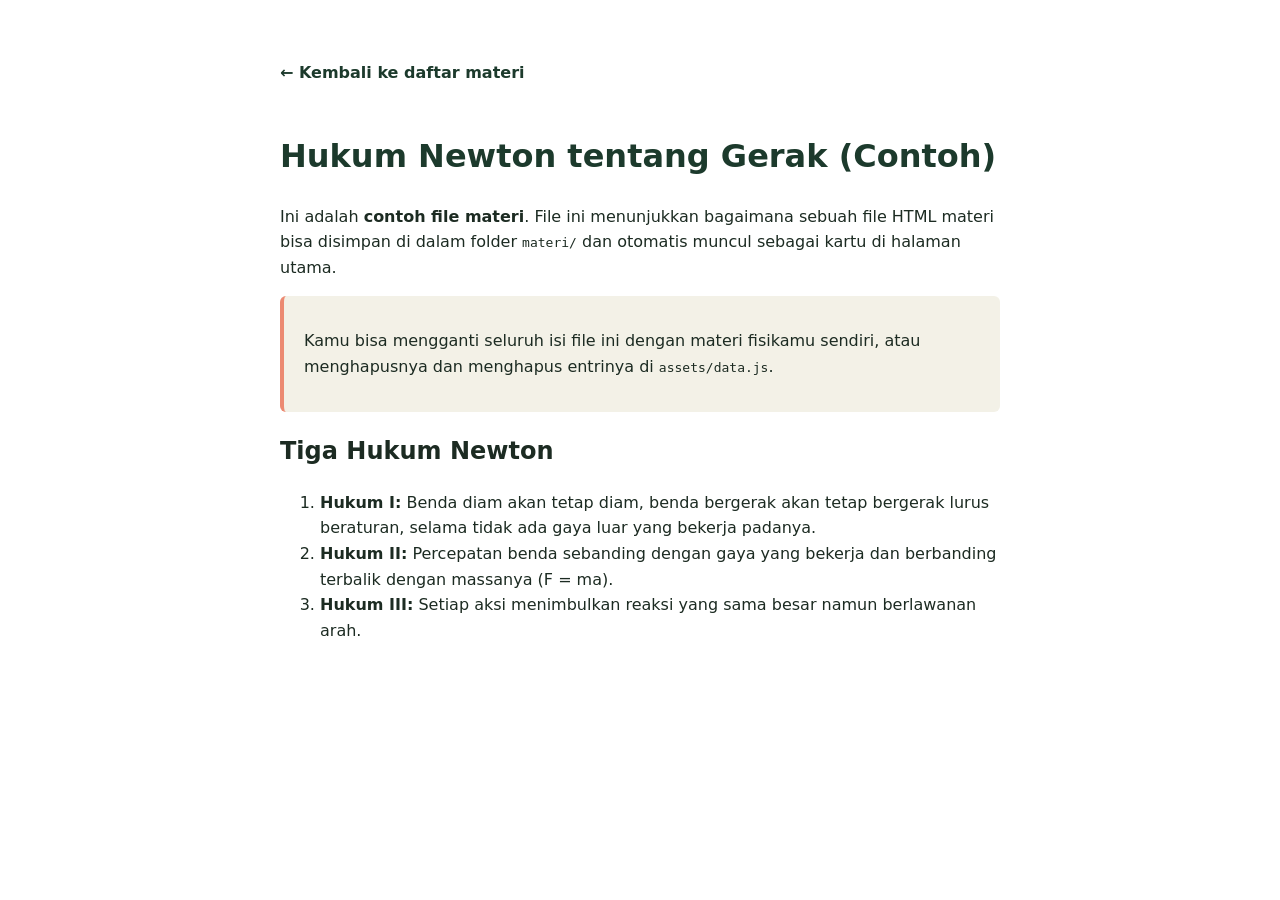
<file: materi/contoh-hukum-newton.html>
<!DOCTYPE html>
<html lang="id">
<head>
<meta charset="UTF-8" />
<meta name="viewport" content="width=device-width, initial-scale=1.0" />
<title>Contoh Materi — Hukum Newton</title>
<style>
  body {
    font-family: system-ui, sans-serif;
    max-width: 720px;
    margin: 60px auto;
    padding: 0 24px;
    line-height: 1.6;
    color: #1c2b22;
  }
  a.back { display: inline-block; margin-bottom: 24px; color: #1c3a2c; text-decoration: none; font-weight: 600; }
  h1 { color: #1c3a2c; }
  .box { background: #f3f1e7; border-left: 4px solid #ec8a72; padding: 16px 20px; border-radius: 6px; }
</style>
</head>
<body>
  <a class="back" href="../index.html">&larr; Kembali ke daftar materi</a>
  <h1>Hukum Newton tentang Gerak (Contoh)</h1>
  <p>
    Ini adalah <strong>contoh file materi</strong>. File ini menunjukkan bagaimana
    sebuah file HTML materi bisa disimpan di dalam folder <code>materi/</code> dan
    otomatis muncul sebagai kartu di halaman utama.
  </p>
  <div class="box">
    <p>Kamu bisa mengganti seluruh isi file ini dengan materi fisikamu sendiri,
    atau menghapusnya dan menghapus entrinya di <code>assets/data.js</code>.</p>
  </div>
  <h2>Tiga Hukum Newton</h2>
  <ol>
    <li><strong>Hukum I:</strong> Benda diam akan tetap diam, benda bergerak akan tetap bergerak lurus beraturan, selama tidak ada gaya luar yang bekerja padanya.</li>
    <li><strong>Hukum II:</strong> Percepatan benda sebanding dengan gaya yang bekerja dan berbanding terbalik dengan massanya (F = ma).</li>
    <li><strong>Hukum III:</strong> Setiap aksi menimbulkan reaksi yang sama besar namun berlawanan arah.</li>
  </ol>
</body>
</html>
</file>
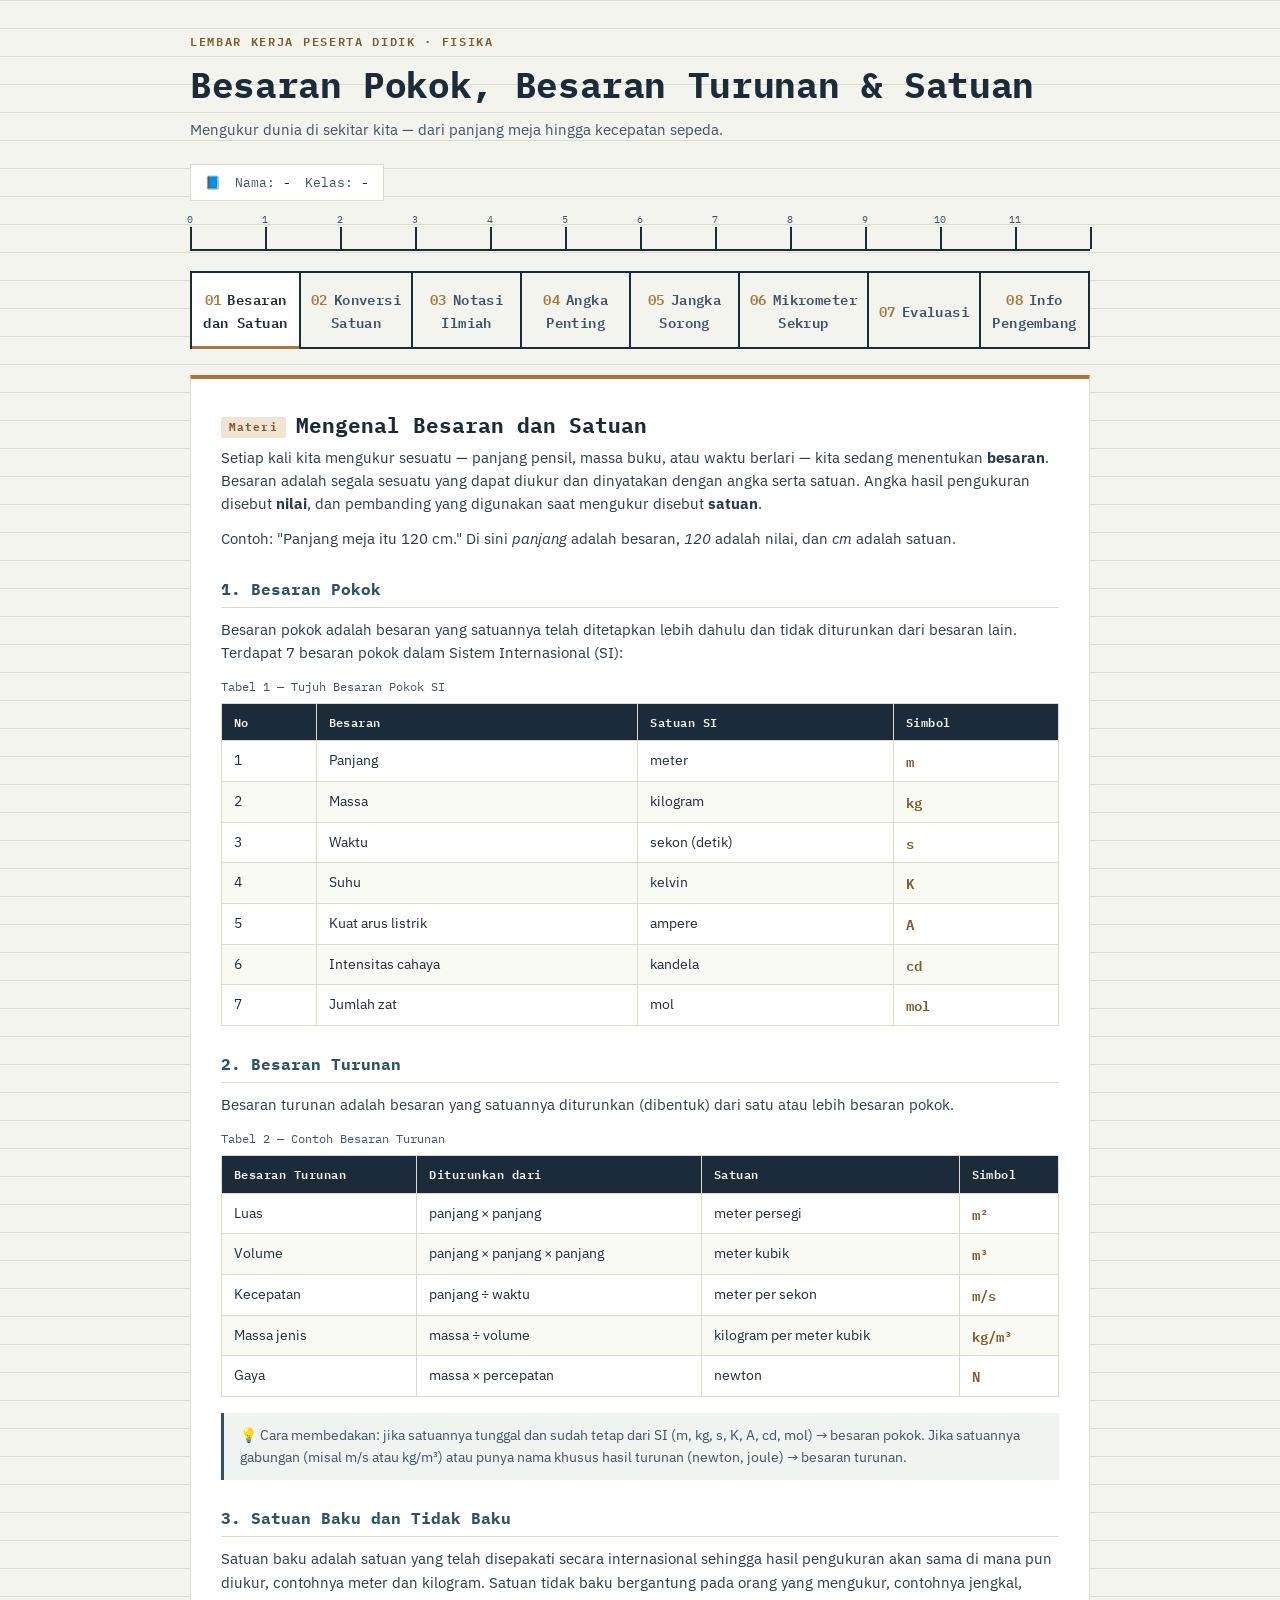
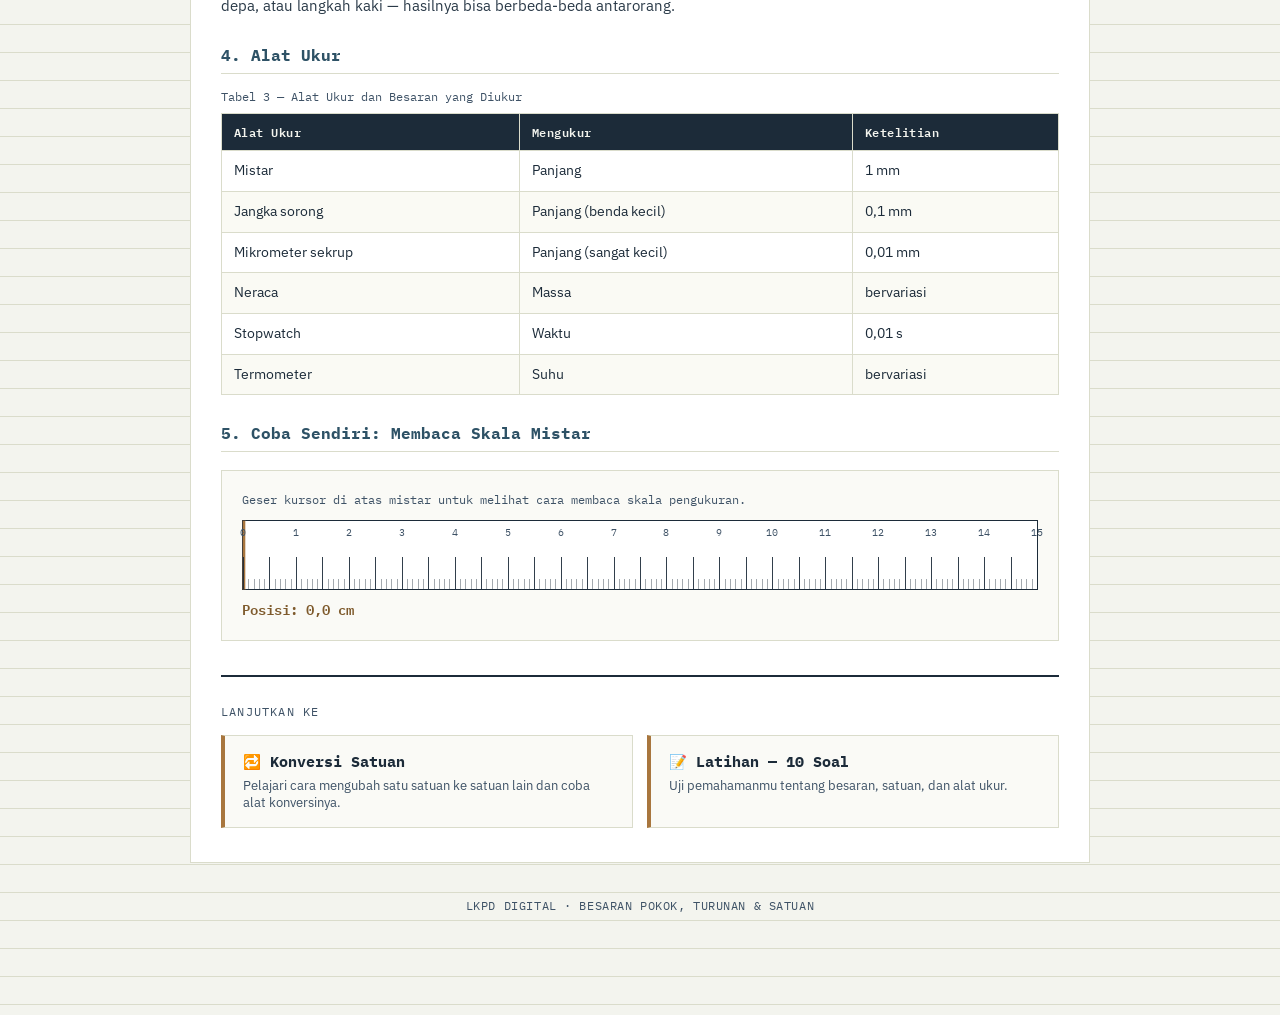
<file: materi/Pengukuran.html>
<!DOCTYPE html>
<html lang="id">
<head>
<meta charset="UTF-8">
<meta name="viewport" content="width=device-width, initial-scale=1.0">
<title>LKPD — Besaran Pokok, Turunan, dan Satuan</title>
<link rel="preconnect" href="https://fonts.googleapis.com">
<link href="https://fonts.googleapis.com/css2?family=IBM+Plex+Mono:wght@400;500;600;700&family=IBM+Plex+Sans:wght@400;500;600;700&display=swap" rel="stylesheet">
<style>
  :root{
    --ink:#1C2B39;
    --ink-soft:#3E5266;
    --paper:#F3F4EE;
    --paper-line:#DADCCB;
    --panel:#FFFFFF;
    --brass:#A8763E;
    --brass-dark:#7E5A2C;
    --brass-light:#F1E4D2;
    --blue:#2E5266;
    --correct:#3F7A4C;
    --correct-bg:#E7F1E7;
    --wrong:#B33F3F;
    --wrong-bg:#F6E7E7;
  }
  *{box-sizing:border-box;}
  html,body{margin:0;padding:0;}
  body{
    background:
      linear-gradient(var(--paper-line) 1px, transparent 1px) 0 0/100% 28px,
      var(--paper);
    color:var(--ink);
    font-family:'IBM Plex Sans', sans-serif;
    line-height:1.55;
    -webkit-font-smoothing:antialiased;
  }
  .wrap{max-width:940px; margin:0 auto; padding:32px 20px 100px;}

  /* ---------- QUIZ START CARD (reuses login-card look) ---------- */
  .login-card{
    background:var(--paper); max-width:520px; width:100%;
    border-top:5px solid var(--brass); padding:28px 30px; margin:4px 0 26px;
  }
  .login-card .eyebrow{color:var(--brass-dark);}
  .login-card h1{font-size:20px; margin:0 0 6px;}
  .login-card p.subtitle{margin-bottom:22px;}
  .field{margin-bottom:16px;}
  .field label{
    display:block; font-family:'IBM Plex Mono',monospace; font-size:12px;
    letter-spacing:.05em; color:var(--ink-soft); margin-bottom:6px; text-transform:uppercase;
  }
  .field input{
    width:100%; padding:11px 12px; font-size:15px; font-family:'IBM Plex Sans',sans-serif;
    border:1.5px solid var(--paper-line); background:#fff; color:var(--ink);
  }
  .field input:focus{border-color:var(--brass); outline:none;}
  .login-error{color:var(--wrong); font-size:13px; margin:-6px 0 14px; display:none; font-family:'IBM Plex Mono',monospace;}
  .student-badge{
    display:inline-flex; gap:14px; align-items:center; font-family:'IBM Plex Mono',monospace;
    font-size:12.5px; color:var(--ink-soft); background:#fff; border:1px solid var(--paper-line);
    padding:8px 14px; margin-top:4px;
  }
  .student-badge b{color:var(--ink);}


  /* ---------- HEADER / RULER SIGNATURE ---------- */
  header{margin-bottom:20px;}
  .eyebrow{
    font-family:'IBM Plex Mono', monospace;
    font-size:12px;
    letter-spacing:.14em;
    text-transform:uppercase;
    color:var(--brass-dark);
    font-weight:600;
    margin-bottom:6px;
  }
  h1{
    font-family:'IBM Plex Mono', monospace;
    font-size:clamp(24px,4vw,36px);
    font-weight:700;
    margin:0 0 6px;
    color:var(--ink);
    letter-spacing:-0.01em;
  }
  .subtitle{color:var(--ink-soft); font-size:15px; margin:0 0 18px;}

  .ruler{position:relative; height:34px; border-bottom:2px solid var(--ink); margin-bottom:6px;}
  .ruler .tick-major{position:absolute; bottom:0; width:2px; height:22px; background:var(--ink);}
  .ruler .tick-label{position:absolute; bottom:22px; font-family:'IBM Plex Mono',monospace; font-size:10px; color:var(--ink-soft); transform:translateX(-50%);}

  /* ---------- NAV ---------- */
  nav{display:flex; gap:2px; margin:18px 0 26px; border:2px solid var(--ink); background:var(--ink);}
  nav button{
    flex:1; font-family:'IBM Plex Mono', monospace; font-size:13.5px; font-weight:600;
    letter-spacing:.03em; padding:14px 10px; background:var(--paper); color:var(--ink-soft);
    border:none; cursor:pointer; position:relative; transition:background .15s ease, color .15s ease;
  }
  nav button .num{color:var(--brass); margin-right:6px;}
  nav button.active{background:var(--panel); color:var(--ink);}
  nav button.active::after{content:""; position:absolute; left:0; right:0; bottom:-2px; height:3px; background:var(--brass);}
  nav button:hover:not(.active){background:#e9eadf;}
  nav button:focus-visible, button:focus-visible, input:focus-visible, select:focus-visible{outline:3px solid var(--brass); outline-offset:2px;}

  section.panel{background:var(--panel); border:1px solid var(--paper-line); border-top:4px solid var(--brass); padding:30px 30px 34px; display:none;}
  section.panel.active{display:block; animation:fade .35s ease;}
  @keyframes fade{from{opacity:0; transform:translateY(4px);} to{opacity:1; transform:none;}}

  h2{font-family:'IBM Plex Mono', monospace; font-size:21px; margin:0 0 4px; color:var(--ink);}
  h2 .tag{display:inline-block; font-size:11px; font-weight:700; letter-spacing:.1em; color:var(--brass-dark); background:var(--brass-light); padding:2px 8px; border-radius:2px; vertical-align:middle; margin-right:10px;}
  h3{font-family:'IBM Plex Mono', monospace; font-size:15.5px; color:var(--blue); margin:26px 0 10px; border-bottom:1px solid var(--paper-line); padding-bottom:6px;}
  p{margin:0 0 12px; font-size:15px; color:#2A3A48;}

  table{width:100%; border-collapse:collapse; margin:14px 0 6px; font-size:14px;}
  caption{caption-side:top; text-align:left; font-family:'IBM Plex Mono',monospace; font-size:12px; color:var(--ink-soft); margin-bottom:6px;}
  th,td{border:1px solid var(--paper-line); padding:9px 12px; text-align:left;}
  th{background:var(--ink); color:var(--paper); font-family:'IBM Plex Mono',monospace; font-size:12px; letter-spacing:.04em; font-weight:600;}
  tr:nth-child(even) td{background:#FAFAF4;}
  td.sym{font-family:'IBM Plex Mono',monospace; color:var(--brass-dark); font-weight:600;}

  .note{background:#EFF4F1; border-left:3px solid var(--blue); padding:12px 16px; font-size:14px; color:var(--ink-soft); margin:16px 0;}

  .demo{margin:18px 0 8px; border:1px solid var(--paper-line); background:#FAFAF6; padding:20px;}
  .demo-label{font-family:'IBM Plex Mono',monospace; font-size:12px; color:var(--ink-soft); margin-bottom:10px;}
  .demo-ruler{position:relative; height:70px; margin:10px 0 8px; cursor:crosshair; background:#fff; border:1px solid var(--ink);}
  .demo-ruler .grad{position:absolute; bottom:0; width:1px; background:var(--ink);}
  .demo-ruler .grad.major{height:32px; opacity:.9;}
  .demo-ruler .grad.minor{height:16px; opacity:.4;}
  .demo-ruler .grad-label{position:absolute; top:4px; font-family:'IBM Plex Mono',monospace; font-size:10px; color:var(--ink-soft); transform:translateX(-50%);}
  .demo-pointer{position:absolute; top:0; bottom:0; width:2px; background:var(--brass); box-shadow:0 0 0 1px rgba(168,118,62,.3);}
  .demo-readout{font-family:'IBM Plex Mono',monospace; font-size:14px; color:var(--brass-dark); font-weight:600;}

  /* ---------- MATERI-BOTTOM: LATIHAN / KUIS LINKS ---------- */
  .materi-next{margin-top:34px; padding-top:26px; border-top:2px solid var(--ink);}
  .materi-next .label{font-family:'IBM Plex Mono',monospace; font-size:12px; letter-spacing:.1em; text-transform:uppercase; color:var(--ink-soft); margin-bottom:14px;}
  .materi-next-row{display:flex; gap:14px; flex-wrap:wrap;}
  .materi-next-card{
    flex:1 1 220px; display:flex; flex-direction:column; gap:6px; text-align:left;
    background:#FAFAF6; border:1.5px solid var(--paper-line); border-left:4px solid var(--brass);
    padding:16px 18px; cursor:pointer; font-family:'IBM Plex Sans',sans-serif; transition:border-color .15s, background .15s;
  }
  .materi-next-card:hover{border-color:var(--brass); background:var(--brass-light);}
  .materi-next-card .title{font-family:'IBM Plex Mono',monospace; font-weight:700; font-size:14.5px; color:var(--ink);}
  .materi-next-card .desc{font-size:13px; color:var(--ink-soft);}

  .btn{font-family:'IBM Plex Mono',monospace; font-weight:600; font-size:13px; letter-spacing:.03em; background:var(--ink); color:var(--paper); border:none; padding:12px 24px; cursor:pointer; transition:background .15s;}
  .btn:hover{background:var(--brass-dark);}
  .btn:disabled{opacity:.4; cursor:not-allowed;}
  .btn.ghost{background:transparent; color:var(--ink); border:1.5px solid var(--ink);}
  .btn.ghost:hover{background:var(--ink); color:var(--paper);}
  .btn.big{padding:15px 30px; font-size:14px;}

  /* ---------- LATIHAN: QUESTION BLOCKS ---------- */
  .quiz-intro{background:#FAFAF6; border:1px solid var(--paper-line); padding:16px 18px; margin-bottom:24px; font-size:14px; color:var(--ink-soft);}
  .qblock{border:1px solid var(--paper-line); margin-bottom:20px; overflow:hidden;}
  .qhead{display:flex; align-items:center; gap:12px; background:#FAFAF6; padding:12px 16px; border-bottom:1px solid var(--paper-line);}
  .qnum{font-family:'IBM Plex Mono',monospace; font-weight:700; color:var(--brass-dark); font-size:14px; flex:none;}
  .qtype{font-family:'IBM Plex Mono',monospace; font-size:10.5px; letter-spacing:.06em; text-transform:uppercase; color:#fff; background:var(--blue); padding:3px 8px;}
  .qbody{padding:18px 18px 20px;}
  .qprompt{font-size:15px; font-weight:600; margin-bottom:14px; color:var(--ink);}

  .options{display:flex; flex-direction:column; gap:9px;}
  .option{display:flex; align-items:center; gap:10px; border:1.5px solid var(--paper-line); padding:11px 14px; cursor:pointer; font-size:14.5px; background:#fff; transition:border-color .15s, background .15s;}
  .option:hover{border-color:var(--brass);}
  .option.selected{border-color:var(--brass); background:#FBF3E8;}
  .option input{accent-color:var(--brass); flex:none;}
  .option.correct{border-color:var(--correct); background:var(--correct-bg); color:var(--correct);}
  .option.wrong{border-color:var(--wrong); background:var(--wrong-bg); color:var(--wrong);}

  .tf-row{display:flex; gap:10px;}
  .tf-btn{flex:1; padding:13px; text-align:center; border:1.5px solid var(--paper-line); cursor:pointer; font-family:'IBM Plex Mono',monospace; font-weight:600; font-size:13.5px; background:#fff; transition:.15s;}
  .tf-btn:hover{border-color:var(--brass);}
  .tf-btn.selected{border-color:var(--brass); background:#FBF3E8;}
  .tf-btn.correct{border-color:var(--correct); background:var(--correct-bg); color:var(--correct);}
  .tf-btn.wrong{border-color:var(--wrong); background:var(--wrong-bg); color:var(--wrong);}

  .short-row{display:flex; align-items:center; gap:10px; margin-bottom:10px;}
  .short-row label{flex:0 0 200px; font-size:13.5px; color:var(--ink-soft);}
  .short-row input{flex:1; padding:9px 11px; border:1.5px solid var(--paper-line); font-size:14px; font-family:'IBM Plex Sans',sans-serif;}
  .short-row input.correct{border-color:var(--correct); background:var(--correct-bg);}
  .short-row input.wrong{border-color:var(--wrong); background:var(--wrong-bg);}

  .match-row{display:grid; grid-template-columns:1fr 1fr; gap:12px; align-items:center; margin-bottom:10px;}
  .match-left{background:#FAFAF6; border:1px solid var(--paper-line); padding:10px 12px; font-size:14px;}
  .match-row select{padding:9px 10px; border:1.5px solid var(--paper-line); font-size:14px; font-family:'IBM Plex Sans',sans-serif; background:#fff;}
  .match-row select.correct{border-color:var(--correct); background:var(--correct-bg);}
  .match-row select.wrong{border-color:var(--wrong); background:var(--wrong-bg);}

  .dd-sentence{font-size:15px; margin-bottom:16px; line-height:2.1;}
  .dd-blank{
    display:inline-flex; align-items:center; justify-content:center; min-width:110px; min-height:30px;
    border-bottom:2px dashed var(--brass); padding:2px 10px; margin:0 3px; font-family:'IBM Plex Mono',monospace;
    font-weight:600; color:var(--brass-dark); cursor:pointer; vertical-align:middle;
  }
  .dd-blank.filled{border-style:solid; background:var(--brass-light);}
  .dd-blank.correct{border-color:var(--correct); background:var(--correct-bg); color:var(--correct);}
  .dd-blank.wrong{border-color:var(--wrong); background:var(--wrong-bg); color:var(--wrong);}
  .dd-bank{display:flex; flex-wrap:wrap; gap:8px;}
  .dd-word{
    font-family:'IBM Plex Mono',monospace; font-size:13.5px; font-weight:600; padding:8px 14px;
    background:var(--ink); color:var(--paper); cursor:grab; user-select:none; transition:opacity .15s;
  }
  .dd-word:hover{background:var(--brass-dark);}
  .dd-word.used{opacity:.25; cursor:default; pointer-events:none;}
  .dd-word.picked{outline:3px solid var(--brass); outline-offset:2px;}
  .dd-hint{font-family:'IBM Plex Mono',monospace; font-size:11.5px; color:var(--ink-soft); margin-bottom:8px;}

  .checkbox-hint{font-family:'IBM Plex Mono',monospace; font-size:11.5px; color:var(--ink-soft); margin-bottom:10px;}

  /* ---------- LATIHAN: SATU-SOAL LAYOUT ---------- */
  .quiz-layout{display:grid; grid-template-columns:1fr 250px; gap:24px; align-items:start;}
  .quiz-main{min-width:0;}

  .qcard-topbar{display:flex; align-items:center; justify-content:space-between; gap:10px; flex-wrap:wrap; margin-bottom:10px;}
  .qcard-progress{font-family:'IBM Plex Mono',monospace; font-size:12px; color:var(--ink-soft);}

  .doubt-toggle{
    display:inline-flex; align-items:center; gap:8px; font-family:'IBM Plex Mono',monospace; font-size:12px;
    font-weight:600; letter-spacing:.02em; padding:9px 14px; border:1.5px solid var(--paper-line);
    background:#fff; color:var(--ink-soft); cursor:pointer; transition:.15s;
  }
  .doubt-toggle:hover{border-color:var(--brass);}
  .doubt-toggle.active{border-color:var(--brass); background:var(--brass-light); color:var(--brass-dark);}

  .qnav-buttons{display:flex; justify-content:space-between; margin-top:22px; gap:10px;}
  .qnav-buttons .btn{flex:none;}

  .quiz-sidebar{position:sticky; top:16px; display:flex; flex-direction:column; gap:16px;}

  .timer-box{border:1.5px solid var(--ink); background:var(--ink); color:var(--paper); padding:14px 16px; text-align:center; transition:background .2s, border-color .2s;}
  .timer-box .timer-label{font-family:'IBM Plex Mono',monospace; font-size:10px; letter-spacing:.09em; text-transform:uppercase; color:var(--brass-light); margin-bottom:4px;}
  .timer-box .timer-value{font-family:'IBM Plex Mono',monospace; font-size:28px; font-weight:700; letter-spacing:.02em;}
  .timer-box.warning{background:var(--wrong); border-color:var(--wrong);}
  .timer-box.warning .timer-label{color:#fff;}
  .timer-box.stopped{background:var(--ink-soft); border-color:var(--ink-soft);}

  .qn-panel{border:1px solid var(--paper-line); background:#FAFAF6; padding:14px;}
  .qn-panel-title{font-family:'IBM Plex Mono',monospace; font-size:10.5px; letter-spacing:.07em; text-transform:uppercase; color:var(--ink-soft); margin-bottom:10px;}
  .qn-grid{display:grid; grid-template-columns:repeat(5,1fr); gap:6px;}
  .qn-btn{
    position:relative; aspect-ratio:1; border:1.5px solid var(--paper-line); background:#fff;
    font-family:'IBM Plex Mono',monospace; font-weight:600; font-size:12.5px; color:var(--ink-soft);
    cursor:pointer; display:flex; align-items:center; justify-content:center; transition:.15s;
  }
  .qn-btn:hover{border-color:var(--brass);}
  .qn-btn.answered{border-color:var(--correct); background:var(--correct-bg); color:var(--correct);}
  .qn-btn.doubt{border-color:var(--brass); box-shadow:inset 0 0 0 1px var(--brass);}
  .qn-btn.current{border-color:var(--ink); border-width:2px; color:var(--ink); background:#fff;}
  .qn-btn.doubt::after{
    content:"!"; position:absolute; top:-6px; right:-6px; width:14px; height:14px; border-radius:50%;
    background:var(--brass); color:#fff; font-size:9.5px; font-weight:700; line-height:14px; text-align:center;
    font-family:'IBM Plex Mono',monospace;
  }

  .qn-legend{margin-top:12px; display:flex; flex-direction:column; gap:7px; font-size:11px; color:var(--ink-soft);}
  .qn-legend .row{display:flex; align-items:center; gap:8px;}
  .qn-legend .dot{display:inline-block; width:12px; height:12px; flex:none; border:1.5px solid var(--paper-line); background:#fff;}
  .qn-legend .dot.answered{border-color:var(--correct); background:var(--correct-bg);}
  .qn-legend .dot.doubt{border-color:var(--brass); box-shadow:inset 0 0 0 1px var(--brass);}
  .qn-legend .dot.current{border-color:var(--ink); border-width:2px;}

  @media (max-width:800px){
    .quiz-layout{grid-template-columns:1fr;}
    .quiz-sidebar{position:static; order:-1;}
    .qn-grid{grid-template-columns:repeat(10,1fr);}
  }
  @media (max-width:480px){
    .qn-grid{grid-template-columns:repeat(5,1fr);}
  }

  #resultBox, #resultBoxK{display:none; margin-top:30px; border-top:3px solid var(--brass); padding-top:24px;}
  .result-score{text-align:center; padding:10px 0 22px;}
  .result-score .score{font-family:'IBM Plex Mono',monospace; font-size:48px; font-weight:700; color:var(--brass-dark);}
  .result-score .score span{font-size:20px; color:var(--ink-soft);}
  .result-score p{color:var(--ink-soft);}
  .review-item{border:1px solid var(--paper-line); padding:12px 14px; margin-bottom:10px; font-size:13.5px;}
  .review-item .rtitle{font-family:'IBM Plex Mono',monospace; font-weight:700; margin-bottom:4px;}
  .review-item.ok{border-left:4px solid var(--correct);}
  .review-item.partial{border-left:4px solid var(--brass);}
  .review-item.bad{border-left:4px solid var(--wrong);}
  .download-row{text-align:center; margin-top:22px;}
  .download-row p{font-size:12.5px; color:var(--ink-soft);}

  /* ---------- INFO PENGEMBANG ---------- */
  .dev-card{display:flex; gap:22px; align-items:flex-start; flex-wrap:wrap; border:1px solid var(--paper-line); padding:22px; background:#FAFAF6;}
  .dev-avatar{width:76px; height:76px; flex:none; border-radius:50%; overflow:hidden; background:var(--ink); color:var(--paper); font-family:'IBM Plex Mono',monospace; font-size:26px; font-weight:700; display:flex; align-items:center; justify-content:center;}
  .dev-avatar img{width:100%; height:100%; object-fit:cover; display:block;}
  .dev-meta{flex:1; min-width:200px;}
  .dev-meta dl{display:grid; grid-template-columns:120px 1fr; gap:6px 12px; margin:0; font-size:14px;}
  .dev-meta dt{font-family:'IBM Plex Mono',monospace; font-size:12px; color:var(--ink-soft); align-self:center;}
  .dev-meta dd{margin:0; font-weight:500;}
  .dev-edit-note{margin-top:18px; font-size:13px; color:var(--ink-soft); border-top:1px dashed var(--paper-line); padding-top:12px;}

  footer{text-align:center; margin-top:34px; font-family:'IBM Plex Mono',monospace; font-size:11.5px; color:var(--ink-soft); letter-spacing:.05em;}

  /* ---------- KONVERSI SATUAN: TANGGA & KONVERTER ---------- */
  .stair-row{display:flex; align-items:center; gap:2px; overflow-x:auto; padding:16px 4px; -webkit-overflow-scrolling:touch;}
  .stair-box{
    background:var(--ink); color:var(--paper); padding:11px 15px; font-family:'IBM Plex Mono',monospace;
    font-weight:700; font-size:13px; text-align:center; min-width:50px; flex:none;
  }
  .stair-box.base{background:var(--brass-dark);}
  .stair-arrow{display:flex; flex-direction:column; align-items:center; justify-content:center; flex:none; min-width:44px; font-family:'IBM Plex Mono',monospace;}
  .stair-arrow .arrow-line{font-size:16px; color:var(--brass); line-height:1;}
  .stair-arrow .arrow-label{font-size:9.5px; color:var(--ink-soft); margin-top:2px;}
  .stair-caption{font-size:12px; color:var(--ink-soft); margin:2px 0 4px;}
  .stair-legend{display:flex; gap:18px; flex-wrap:wrap; font-size:12.5px; color:var(--ink-soft); margin-top:6px;}
  .stair-legend span.arrow-line{color:var(--brass); font-weight:700; margin-right:4px;}

  .converter{margin:18px 0 8px; border:1px solid var(--paper-line); background:#FAFAF6; padding:20px;}
  .converter-row{display:flex; gap:12px; flex-wrap:wrap; align-items:flex-end; margin-bottom:14px;}
  .converter-field{display:flex; flex-direction:column; gap:6px; flex:1; min-width:130px;}
  .converter-field label{font-family:'IBM Plex Mono',monospace; font-size:11px; letter-spacing:.05em; text-transform:uppercase; color:var(--ink-soft);}
  .converter-field input, .converter-field select{
    padding:10px 11px; font-size:14.5px; font-family:'IBM Plex Sans',sans-serif;
    border:1.5px solid var(--paper-line); background:#fff; color:var(--ink);
  }
  .converter-field input:focus, .converter-field select:focus{border-color:var(--brass); outline:none;}
  .converter-swap{flex:none; align-self:flex-end;}
  .converter-swap button{
    font-family:'IBM Plex Mono',monospace; font-weight:700; font-size:16px; background:var(--ink); color:var(--paper);
    border:none; padding:10px 13px; cursor:pointer;
  }
  .converter-swap button:hover{background:var(--brass-dark);}
  .converter-result{
    font-family:'IBM Plex Mono',monospace; font-size:16px; font-weight:700; color:var(--brass-dark);
    background:#fff; border:1.5px solid var(--paper-line); padding:14px 16px;
  }
  .converter-result .small{font-size:11.5px; font-weight:500; color:var(--ink-soft); display:block; margin-top:4px;}

  .step-example{border-left:3px solid var(--brass); background:#FAFAF6; padding:14px 18px; margin:14px 0;}
  .step-example .step-q{font-weight:600; margin-bottom:8px;}
  .step-example ol{margin:0; padding-left:20px; font-size:14px; color:#2A3A48;}
  .step-example li{margin-bottom:4px;}

  @media (max-width:640px){
    .wrap{padding:22px 14px 60px;}
    nav{flex-wrap:wrap;}
    nav button{flex:1 1 100%;}
    section.panel{padding:22px 18px 26px;}
    .dev-meta dl{grid-template-columns:100px 1fr;}
    .match-row{grid-template-columns:1fr;}
    .short-row{flex-direction:column; align-items:stretch;}
    .short-row label{flex:none;}
    .qnav-buttons{flex-direction:column-reverse;}
    .qnav-buttons .btn{width:100%;}
    .converter-row{flex-direction:column; align-items:stretch;}
    .converter-swap{align-self:center;}
  }
  @media (prefers-reduced-motion: reduce){*{animation:none !important; transition:none !important;}}
</style>
</head>
<body>

<!-- ================= APP ================= -->
<div id="app">
<div class="wrap">

  <header>
    <div class="eyebrow">Lembar Kerja Peserta Didik · Fisika</div>
    <h1>Besaran Pokok, Besaran Turunan &amp; Satuan</h1>
    <p class="subtitle">Mengukur dunia di sekitar kita — dari panjang meja hingga kecepatan sepeda.</p>
    <div class="student-badge">📘 <span>Nama: <b id="badgeName">-</b></span><span>Kelas: <b id="badgeClass">-</b></span></div>
    <div class="ruler" id="headerRuler" style="margin-top:16px;"></div>
  </header>

  <nav>
    <button class="tab-btn active" data-tab="materi"><span class="num">01</span>Besaran dan Satuan</button>
    <button class="tab-btn" data-tab="konversi"><span class="num">02</span>Konversi Satuan</button>
    <button class="tab-btn" data-tab="notasi"><span class="num">03</span>Notasi Ilmiah</button>
    <button class="tab-btn" data-tab="angkapenting"><span class="num">04</span>Angka Penting</button>
    <button class="tab-btn" data-tab="jangkasorong"><span class="num">05</span>Jangka Sorong</button>
    <button class="tab-btn" data-tab="mikrometer"><span class="num">06</span>Mikrometer Sekrup</button>
    <button class="tab-btn" data-tab="evaluasi"><span class="num">07</span>Evaluasi</button>
    <button class="tab-btn" data-tab="dev"><span class="num">08</span>Info Pengembang</button>
  </nav>

  <!-- ================= MATERI ================= -->
  <section class="panel active" id="panel-materi">
    <h2><span class="tag">Materi</span>Mengenal Besaran dan Satuan</h2>
    <p>Setiap kali kita mengukur sesuatu — panjang pensil, massa buku, atau waktu berlari — kita sedang menentukan <strong>besaran</strong>. Besaran adalah segala sesuatu yang dapat diukur dan dinyatakan dengan angka serta satuan. Angka hasil pengukuran disebut <strong>nilai</strong>, dan pembanding yang digunakan saat mengukur disebut <strong>satuan</strong>.</p>
    <p>Contoh: "Panjang meja itu 120 cm." Di sini <em>panjang</em> adalah besaran, <em>120</em> adalah nilai, dan <em>cm</em> adalah satuan.</p>

    <h3>1. Besaran Pokok</h3>
    <p>Besaran pokok adalah besaran yang satuannya telah ditetapkan lebih dahulu dan tidak diturunkan dari besaran lain. Terdapat 7 besaran pokok dalam Sistem Internasional (SI):</p>
    <table>
      <caption>Tabel 1 — Tujuh Besaran Pokok SI</caption>
      <thead><tr><th>No</th><th>Besaran</th><th>Satuan SI</th><th>Simbol</th></tr></thead>
      <tbody>
        <tr><td>1</td><td>Panjang</td><td>meter</td><td class="sym">m</td></tr>
        <tr><td>2</td><td>Massa</td><td>kilogram</td><td class="sym">kg</td></tr>
        <tr><td>3</td><td>Waktu</td><td>sekon (detik)</td><td class="sym">s</td></tr>
        <tr><td>4</td><td>Suhu</td><td>kelvin</td><td class="sym">K</td></tr>
        <tr><td>5</td><td>Kuat arus listrik</td><td>ampere</td><td class="sym">A</td></tr>
        <tr><td>6</td><td>Intensitas cahaya</td><td>kandela</td><td class="sym">cd</td></tr>
        <tr><td>7</td><td>Jumlah zat</td><td>mol</td><td class="sym">mol</td></tr>
      </tbody>
    </table>

    <h3>2. Besaran Turunan</h3>
    <p>Besaran turunan adalah besaran yang satuannya diturunkan (dibentuk) dari satu atau lebih besaran pokok.</p>
    <table>
      <caption>Tabel 2 — Contoh Besaran Turunan</caption>
      <thead><tr><th>Besaran Turunan</th><th>Diturunkan dari</th><th>Satuan</th><th>Simbol</th></tr></thead>
      <tbody>
        <tr><td>Luas</td><td>panjang × panjang</td><td>meter persegi</td><td class="sym">m²</td></tr>
        <tr><td>Volume</td><td>panjang × panjang × panjang</td><td>meter kubik</td><td class="sym">m³</td></tr>
        <tr><td>Kecepatan</td><td>panjang ÷ waktu</td><td>meter per sekon</td><td class="sym">m/s</td></tr>
        <tr><td>Massa jenis</td><td>massa ÷ volume</td><td>kilogram per meter kubik</td><td class="sym">kg/m³</td></tr>
        <tr><td>Gaya</td><td>massa × percepatan</td><td>newton</td><td class="sym">N</td></tr>
      </tbody>
    </table>

    <div class="note">💡 Cara membedakan: jika satuannya tunggal dan sudah tetap dari SI (m, kg, s, K, A, cd, mol) → besaran pokok. Jika satuannya gabungan (misal m/s atau kg/m³) atau punya nama khusus hasil turunan (newton, joule) → besaran turunan.</div>

    <h3>3. Satuan Baku dan Tidak Baku</h3>
    <p>Satuan baku adalah satuan yang telah disepakati secara internasional sehingga hasil pengukuran akan sama di mana pun diukur, contohnya meter dan kilogram. Satuan tidak baku bergantung pada orang yang mengukur, contohnya jengkal, depa, atau langkah kaki — hasilnya bisa berbeda-beda antarorang.</p>

    <h3>4. Alat Ukur</h3>
    <table>
      <caption>Tabel 3 — Alat Ukur dan Besaran yang Diukur</caption>
      <thead><tr><th>Alat Ukur</th><th>Mengukur</th><th>Ketelitian</th></tr></thead>
      <tbody>
        <tr><td>Mistar</td><td>Panjang</td><td>1 mm</td></tr>
        <tr><td>Jangka sorong</td><td>Panjang (benda kecil)</td><td>0,1 mm</td></tr>
        <tr><td>Mikrometer sekrup</td><td>Panjang (sangat kecil)</td><td>0,01 mm</td></tr>
        <tr><td>Neraca</td><td>Massa</td><td>bervariasi</td></tr>
        <tr><td>Stopwatch</td><td>Waktu</td><td>0,01 s</td></tr>
        <tr><td>Termometer</td><td>Suhu</td><td>bervariasi</td></tr>
      </tbody>
    </table>

    <h3>5. Coba Sendiri: Membaca Skala Mistar</h3>
    <div class="demo">
      <div class="demo-label">Geser kursor di atas mistar untuk melihat cara membaca skala pengukuran.</div>
      <div class="demo-ruler" id="rulerDemo">
        <div class="demo-pointer" id="rulerPointer" style="left:0%;"></div>
      </div>
      <div class="demo-readout" id="rulerReadout">Posisi: 0,0 cm</div>
    </div>

    <div class="materi-next">
      <div class="label">Lanjutkan ke</div>
      <div class="materi-next-row">
        <button type="button" class="materi-next-card tab-btn" data-tab="konversi">
          <span class="title">🔁 Konversi Satuan</span>
          <span class="desc">Pelajari cara mengubah satu satuan ke satuan lain dan coba alat konversinya.</span>
        </button>
        <button type="button" class="materi-next-card tab-btn" data-tab="latihan">
          <span class="title">📝 Latihan — 10 Soal</span>
          <span class="desc">Uji pemahamanmu tentang besaran, satuan, dan alat ukur.</span>
        </button>
      </div>
    </div>
  </section>

  <!-- ================= KONVERSI SATUAN (MATERI 2) ================= -->
  <section class="panel" id="panel-konversi">
    <h2><span class="tag">Materi 2</span>Konversi Satuan (Lanjutan)</h2>
    <p>Setelah mengenal besaran dan satuan SI, langkah berikutnya adalah bisa <strong>mengubah satu satuan ke satuan lain</strong> untuk besaran yang sama — misalnya dari kilometer ke sentimeter, atau dari jam ke detik. Kemampuan ini disebut <strong>konversi satuan</strong>, dan sangat penting supaya perhitungan fisika bisa dibandingkan dengan adil (dalam satuan yang sama).</p>

    <h3>1. Tangga Konversi Satuan Panjang</h3>
    <p>Satuan panjang dalam Sistem Internasional mengikuti kelipatan 10 dan bisa digambarkan sebagai "tangga". Setiap turun satu anak tangga (ke kanan), nilai dikalikan 10. Setiap naik satu anak tangga (ke kiri), nilai dibagi 10.</p>
    <div class="stair-row">
      <div class="stair-box">km</div>
      <div class="stair-arrow"><span class="arrow-line">→</span><span class="arrow-label">×10</span></div>
      <div class="stair-box">hm</div>
      <div class="stair-arrow"><span class="arrow-line">→</span><span class="arrow-label">×10</span></div>
      <div class="stair-box">dam</div>
      <div class="stair-arrow"><span class="arrow-line">→</span><span class="arrow-label">×10</span></div>
      <div class="stair-box base">m</div>
      <div class="stair-arrow"><span class="arrow-line">→</span><span class="arrow-label">×10</span></div>
      <div class="stair-box">dm</div>
      <div class="stair-arrow"><span class="arrow-line">→</span><span class="arrow-label">×10</span></div>
      <div class="stair-box">cm</div>
      <div class="stair-arrow"><span class="arrow-line">→</span><span class="arrow-label">×10</span></div>
      <div class="stair-box">mm</div>
    </div>
    <div class="stair-legend">
      <span><span class="arrow-line">→</span>bergerak ke kanan: kalikan 10 setiap langkah</span>
      <span><span class="arrow-line">←</span>bergerak ke kiri: bagi 10 setiap langkah</span>
    </div>
    <div class="note">💡 Contoh: 1 km → m ada 3 langkah ke kanan, jadi 1 km = 1 × 10 × 10 × 10 = <strong>1.000 m</strong>. Sebaliknya, 1 m → km ada 3 langkah ke kiri, jadi 1 m = 1 ÷ 1.000 = <strong>0,001 km</strong>.</div>

    <h3>2. Tangga Konversi Satuan Massa</h3>
    <p>Satuan massa juga mengikuti pola tangga kelipatan 10 dengan kilogram (kg) sebagai satuan SI:</p>
    <div class="stair-row">
      <div class="stair-box base">kg</div>
      <div class="stair-arrow"><span class="arrow-line">→</span><span class="arrow-label">×10</span></div>
      <div class="stair-box">hg</div>
      <div class="stair-arrow"><span class="arrow-line">→</span><span class="arrow-label">×10</span></div>
      <div class="stair-box">dag</div>
      <div class="stair-arrow"><span class="arrow-line">→</span><span class="arrow-label">×10</span></div>
      <div class="stair-box">g</div>
      <div class="stair-arrow"><span class="arrow-line">→</span><span class="arrow-label">×10</span></div>
      <div class="stair-box">dg</div>
      <div class="stair-arrow"><span class="arrow-line">→</span><span class="arrow-label">×10</span></div>
      <div class="stair-box">cg</div>
      <div class="stair-arrow"><span class="arrow-line">→</span><span class="arrow-label">×10</span></div>
      <div class="stair-box">mg</div>
    </div>
    <table>
      <caption>Tabel 4 — Satuan Massa Lain di Luar Tangga</caption>
      <thead><tr><th>Satuan</th><th>Setara dengan</th></tr></thead>
      <tbody>
        <tr><td>1 ton</td><td>1.000 kg</td></tr>
        <tr><td>1 kuintal</td><td>100 kg</td></tr>
        <tr><td>1 ons</td><td>100 g (= 0,1 kg)</td></tr>
      </tbody>
    </table>

    <h3>3. Konversi Satuan Waktu</h3>
    <p>Berbeda dengan panjang dan massa, satuan waktu tidak mengikuti kelipatan 10, melainkan kelipatan 60 dan 24:</p>
    <table>
      <caption>Tabel 5 — Konversi Satuan Waktu</caption>
      <thead><tr><th>Satuan</th><th>Setara dengan</th></tr></thead>
      <tbody>
        <tr><td>1 menit</td><td>60 sekon</td></tr>
        <tr><td>1 jam</td><td>60 menit = 3.600 sekon</td></tr>
        <tr><td>1 hari</td><td>24 jam = 86.400 sekon</td></tr>
      </tbody>
    </table>

    <h3>4. Konversi Satuan Luas dan Volume</h3>
    <table>
      <caption>Tabel 6 — Konversi Satuan Volume</caption>
      <thead><tr><th>Satuan</th><th>Setara dengan</th></tr></thead>
      <tbody>
        <tr><td>1 liter</td><td>1 dm³</td></tr>
        <tr><td>1 mililiter</td><td>1 cm³</td></tr>
        <tr><td>1 m³</td><td>1.000 liter</td></tr>
      </tbody>
    </table>

    <h3>5. Prefiks (Awalan) Satuan SI</h3>
    <p>Awalan berikut bisa dipasangkan di depan satuan pokok mana pun (meter, gram, sekon, dll) untuk menyatakan kelipatannya:</p>
    <table>
      <caption>Tabel 7 — Prefiks Satuan SI yang Umum Dipakai</caption>
      <thead><tr><th>Awalan</th><th>Simbol</th><th>Faktor Pengali</th></tr></thead>
      <tbody>
        <tr><td>kilo</td><td class="sym">k</td><td>1.000 (10³)</td></tr>
        <tr><td>hekto</td><td class="sym">h</td><td>100 (10²)</td></tr>
        <tr><td>deka</td><td class="sym">da</td><td>10 (10¹)</td></tr>
        <tr><td>(satuan pokok)</td><td class="sym">—</td><td>1 (10⁰)</td></tr>
        <tr><td>desi</td><td class="sym">d</td><td>0,1 (10⁻¹)</td></tr>
        <tr><td>senti</td><td class="sym">c</td><td>0,01 (10⁻²)</td></tr>
        <tr><td>mili</td><td class="sym">m</td><td>0,001 (10⁻³)</td></tr>
      </tbody>
    </table>

    <h3>6. Contoh Soal Langkah demi Langkah</h3>
    <div class="step-example">
      <div class="step-q">Contoh 1: Ubahlah 2,5 km menjadi cm.</div>
      <ol>
        <li>Dari km ke cm ada 5 langkah tangga ke kanan (km→hm→dam→m→dm→cm).</li>
        <li>Faktor pengali = 10⁵ = 100.000.</li>
        <li>2,5 km = 2,5 × 100.000 = <strong>250.000 cm</strong>.</li>
      </ol>
    </div>
    <div class="step-example">
      <div class="step-q">Contoh 2: Ubahlah 3.400 gram menjadi kilogram.</div>
      <ol>
        <li>Dari g ke kg ada 3 langkah tangga ke kiri (g→dag→hg→kg).</li>
        <li>Faktor pembagi = 10³ = 1.000.</li>
        <li>3.400 g = 3.400 ÷ 1.000 = <strong>3,4 kg</strong>.</li>
      </ol>
    </div>
    <div class="step-example">
      <div class="step-q">Contoh 3: Sebuah perjalanan memakan waktu 2 jam 15 menit. Berapa detik?</div>
      <ol>
        <li>2 jam = 2 × 3.600 = 7.200 sekon.</li>
        <li>15 menit = 15 × 60 = 900 sekon.</li>
        <li>Total = 7.200 + 900 = <strong>8.100 sekon</strong>.</li>
      </ol>
    </div>

    <h3>7. Coba Sendiri: Alat Konversi Satuan</h3>
    <div class="converter">
      <div class="demo-label">Pilih jenis besaran, masukkan nilai, lalu pilih satuan asal dan satuan tujuan — hasilnya muncul otomatis.</div>
      <div class="converter-row">
        <div class="converter-field">
          <label for="convCategory">Jenis Besaran</label>
          <select id="convCategory">
            <option value="panjang">Panjang</option>
            <option value="massa">Massa</option>
            <option value="waktu">Waktu</option>
          </select>
        </div>
        <div class="converter-field">
          <label for="convValue">Nilai</label>
          <input type="number" id="convValue" value="1" step="any">
        </div>
        <div class="converter-field">
          <label for="convFrom">Dari Satuan</label>
          <select id="convFrom"></select>
        </div>
        <div class="converter-swap">
          <button type="button" id="convSwapBtn" title="Tukar satuan asal dan tujuan">⇄</button>
        </div>
        <div class="converter-field">
          <label for="convTo">Ke Satuan</label>
          <select id="convTo"></select>
        </div>
      </div>
      <div class="converter-result" id="convResult">1 m = 1 m</div>
    </div>

    <div class="materi-next">
      <div class="label">Lanjutkan ke</div>
      <div class="materi-next-row">
        <button type="button" class="materi-next-card tab-btn" data-tab="notasi">
          <span class="title">🔬 Notasi Ilmiah</span>
          <span class="desc">Pelajari cara menuliskan bilangan sangat besar atau sangat kecil secara ringkas.</span>
        </button>
        <button type="button" class="materi-next-card tab-btn" data-tab="latihan2">
          <span class="title">📝 Latihan 2 — 10 Soal</span>
          <span class="desc">Uji pemahamanmu khusus tentang konversi satuan.</span>
        </button>
      </div>
    </div>
  </section>

  <!-- ================= NOTASI ILMIAH (MATERI 3) ================= -->
  <section class="panel" id="panel-notasi">
    <h2><span class="tag">Materi 3</span>Notasi Ilmiah (Bentuk Baku)</h2>
    <p>Dalam sains, kita sering bertemu bilangan yang sangat besar (misalnya jarak Bumi ke Matahari) atau sangat kecil (misalnya ukuran sebuah atom). Menuliskannya dalam bentuk biasa akan sangat panjang dan mudah salah hitung. Untuk itu digunakan <strong>notasi ilmiah</strong> (disebut juga bentuk baku), yaitu cara menuliskan bilangan dalam bentuk:</p>
    <div class="note">📐 <strong>a × 10ⁿ</strong>, dengan syarat <strong>1 ≤ a &lt; 10</strong> dan <strong>n</strong> adalah bilangan bulat (boleh positif, negatif, atau nol).</div>

    <h3>1. Aturan Penulisan</h3>
    <p><strong>a</strong> disebut <em>mantissa</em> (koefisien), nilainya harus antara 1 sampai kurang dari 10. <strong>n</strong> disebut <em>eksponen</em> (pangkat): bernilai <strong>positif</strong> untuk bilangan yang lebih besar dari atau sama dengan 10, dan bernilai <strong>negatif</strong> untuk bilangan yang lebih kecil dari 1.</p>

    <h3>2. Mengubah Bilangan Biasa ke Notasi Ilmiah</h3>
    <table>
      <caption>Tabel 8 — Bilangan Besar ke Notasi Ilmiah</caption>
      <thead><tr><th>Bilangan Biasa</th><th>Notasi Ilmiah</th></tr></thead>
      <tbody>
        <tr><td>5.000</td><td>5 × 10³</td></tr>
        <tr><td>45.000</td><td>4,5 × 10⁴</td></tr>
        <tr><td>250.000</td><td>2,5 × 10⁵</td></tr>
        <tr><td>9.000.000</td><td>9 × 10⁶</td></tr>
      </tbody>
    </table>
    <table>
      <caption>Tabel 9 — Bilangan Kecil ke Notasi Ilmiah</caption>
      <thead><tr><th>Bilangan Biasa</th><th>Notasi Ilmiah</th></tr></thead>
      <tbody>
        <tr><td>0,5</td><td>5 × 10⁻¹</td></tr>
        <tr><td>0,0032</td><td>3,2 × 10⁻³</td></tr>
        <tr><td>0,00061</td><td>6,1 × 10⁻⁴</td></tr>
        <tr><td>0,0000009</td><td>9 × 10⁻⁷</td></tr>
      </tbody>
    </table>

    <div class="note">💡 Cara cepat: hitung berapa langkah koma harus digeser supaya hanya ada satu angka bukan-nol di depan koma. Jika bilangan digeser ke kiri (bilangan besar) → pangkat positif. Jika koma digeser ke kanan (bilangan kecil) → pangkat negatif.</div>

    <h3>3. Contoh Soal Langkah demi Langkah</h3>
    <div class="step-example">
      <div class="step-q">Contoh 1: Ubahlah 320.000 menjadi notasi ilmiah.</div>
      <ol>
        <li>Geser koma ke kiri sampai tersisa satu angka di depan koma: 3,20000.</li>
        <li>Koma digeser 5 langkah ke kiri, jadi pangkatnya +5.</li>
        <li>320.000 = <strong>3,2 × 10⁵</strong>.</li>
      </ol>
    </div>
    <div class="step-example">
      <div class="step-q">Contoh 2: Ubahlah 0,00047 menjadi notasi ilmiah.</div>
      <ol>
        <li>Geser koma ke kanan sampai tersisa satu angka bukan-nol di depan koma: 4,7.</li>
        <li>Koma digeser 4 langkah ke kanan, jadi pangkatnya −4.</li>
        <li>0,00047 = <strong>4,7 × 10⁻⁴</strong>.</li>
      </ol>
    </div>
    <div class="step-example">
      <div class="step-q">Contoh 3: Ubahlah 6 × 10³ menjadi bilangan biasa.</div>
      <ol>
        <li>Pangkat +3 berarti koma digeser 3 langkah ke kanan.</li>
        <li>6,000 → 6000.</li>
        <li>6 × 10³ = <strong>6.000</strong>.</li>
      </ol>
    </div>

    <h3>4. Coba Sendiri: Alat Konversi Notasi Ilmiah</h3>
    <div class="demo">
      <div class="demo-label">Ketik sebuah bilangan (besar atau kecil), bentuk notasi ilmiahnya akan muncul otomatis di bawah.</div>
      <div class="converter">
        <div class="converter-row">
          <div class="converter-field" style="flex:1;">
            <label for="notasiInput">Bilangan Biasa</label>
            <input type="number" id="notasiInput" value="320000" step="any">
          </div>
        </div>
        <div class="converter-result" id="notasiResult">3,2 × 10⁵</div>
      </div>
    </div>

    <div class="materi-next">
      <div class="label">Lanjutkan ke</div>
      <div class="materi-next-row">
        <button type="button" class="materi-next-card tab-btn" data-tab="angkapenting">
          <span class="title">🔢 Angka Penting</span>
          <span class="desc">Pelajari aturan angka penting dan cara menghitungnya dalam pengukuran.</span>
        </button>
        <button type="button" class="materi-next-card tab-btn" data-tab="latihan3">
          <span class="title">📝 Latihan 3 — 10 Soal</span>
          <span class="desc">Uji pemahamanmu tentang notasi ilmiah.</span>
        </button>
      </div>
    </div>
  </section>

  <!-- ================= LATIHAN 3 (NOTASI ILMIAH) ================= -->
  <section class="panel" id="panel-latihan3">
    <h2><span class="tag">Latihan 3</span>Uji Pemahamanmu — Notasi Ilmiah (10 Soal)</h2>
    <div class="quiz-intro">
      Latihan ini terdiri dari <strong>10 soal</strong> khusus tentang <strong>notasi ilmiah</strong>, dengan berbagai jenis: pilihan ganda, pilihan ganda kompleks (centang), uraian singkat, jodohkan, dan benar/salah. Soal ditampilkan <strong>satu per satu</strong> — gunakan panel nomor di sebelah kanan untuk berpindah soal, dan tekan tombol <strong>🚩 Ragu-ragu</strong> jika kamu masih belum yakin dengan jawabanmu. Perhatikan juga sisa waktu pengerjaan di sudut kanan atas.
    </div>

    <div class="login-card" id="quizStartCard3">
      <div class="eyebrow">Sebelum Mulai</div>
      <h1>Isi Data Diri</h1>
      <p class="subtitle">Isi data dirimu dulu supaya hasil latihanmu bisa dikenali gurumu.</p>
      <div class="field">
        <label for="latihanName3">Nama Lengkap</label>
        <input type="text" id="latihanName3" placeholder="Contoh: Ayu Lestari">
      </div>
      <div class="field">
        <label for="latihanClass3">Kelas</label>
        <input type="text" id="latihanClass3" placeholder="Contoh: VII-A">
      </div>
      <div class="login-error" id="latihanLoginError3">Nama dan kelas wajib diisi terlebih dahulu.</div>
      <button class="btn big" id="startLatihanBtn3" style="width:100%;">Mulai Latihan</button>
    </div>

    <div id="quizArea3" style="display:none;">
      <div class="quiz-layout">
        <div class="quiz-main">
          <div class="qcard-topbar">
            <span class="qcard-progress" id="progressText3">0 / 10 soal terjawab</span>
            <button class="doubt-toggle" id="doubtToggleBtn3" type="button">🚩 Tandai Ragu-ragu</button>
          </div>
          <div id="quizContainer3"></div>
          <div class="qnav-buttons">
            <button class="btn ghost" id="prevBtn3" type="button">← Sebelumnya</button>
            <button class="btn" id="nextBtn3" type="button">Berikutnya →</button>
          </div>
        </div>

        <div class="quiz-sidebar">
          <div class="timer-box" id="timerBox3">
            <div class="timer-label">Sisa Waktu Pengerjaan</div>
            <div class="timer-value" id="timerValue3">60:00</div>
          </div>
          <div class="qn-panel">
            <div class="qn-panel-title">Navigasi Soal</div>
            <div class="qn-grid" id="qnGrid3"></div>
            <div class="qn-legend">
              <div class="row"><span class="dot answered"></span>Sudah dijawab</div>
              <div class="row"><span class="dot doubt"></span>Ditandai ragu-ragu</div>
              <div class="row"><span class="dot current"></span>Sedang dikerjakan</div>
            </div>
          </div>
          <button class="btn big" id="submitBtn3" style="width:100%;">Kumpulkan Jawaban</button>
        </div>
      </div>

      <div id="resultBox3">
        <div class="result-score">
          <div class="score" id="scoreDisplay3">0<span> / 10</span></div>
          <p id="scoreMessage3"></p>
        </div>
        <h3>Rincian Jawaban</h3>
        <div id="reviewList3"></div>
        <div class="download-row">
          <button class="btn big" id="sendSheetBtn3">📤 Kirim ke Rekap Guru</button>
          <button class="btn ghost big" id="downloadBtn3" style="margin-left:10px;">⬇ Unduh Salinan (cadangan)</button>
          <p id="sendStatus3">Nilaimu akan otomatis masuk ke spreadsheet rekap milik guru. Unduh salinan file di sebelahnya sebagai bukti cadangan.</p>
        </div>
      </div>
    </div>
  </section>

  <!-- ================= ANGKA PENTING (MATERI 4) ================= -->
  <section class="panel" id="panel-angkapenting">
    <h2><span class="tag">Materi 4</span>Angka Penting</h2>
    <p>Setiap kali kita mengukur sesuatu, hasilnya tidak akan pernah 100% pasti — selalu ada satu angka terakhir yang nilainya diperkirakan (ditaksir). Semua angka yang benar-benar berasal dari hasil pengukuran, baik angka pasti maupun satu angka taksiran di ujungnya, disebut <strong>angka penting</strong>. Memahami angka penting penting supaya laporan hasil pengukuran atau perhitungan tidak "berpura-pura" lebih teliti daripada alat ukur yang sebenarnya dipakai.</p>
    <div class="note">📏 <strong>Angka penting</strong> = seluruh angka pasti (hasil pembacaan skala) ditambah satu angka taksiran (angka terakhir yang nilainya diperkirakan) dari suatu hasil pengukuran.</div>

    <h3>1. Aturan Angka Penting</h3>
    <table>
      <caption>Tabel 10 — Aturan Menentukan Angka Penting</caption>
      <thead><tr><th>No</th><th>Aturan</th><th>Contoh</th></tr></thead>
      <tbody>
        <tr><td>1</td><td>Semua angka bukan nol adalah angka penting.</td><td>2.145 → 4 angka penting</td></tr>
        <tr><td>2</td><td>Angka nol yang terletak di antara dua angka bukan nol adalah angka penting.</td><td>205 → 3 angka penting</td></tr>
        <tr><td>3</td><td>Angka nol di belakang koma desimal dan di belakang angka bukan nol adalah angka penting.</td><td>25,00 → 4 angka penting</td></tr>
        <tr><td>4</td><td>Angka nol yang hanya berfungsi sebagai penunjuk tempat desimal (di depan angka bukan nol) bukan angka penting.</td><td>0,0025 → 2 angka penting</td></tr>
        <tr><td>5</td><td>Untuk menghindari bilangan yang ambigu, gunakan notasi ilmiah agar jumlah angka penting jelas.</td><td>2,50 × 10³ → 3 angka penting</td></tr>
      </tbody>
    </table>

    <h3>2. Contoh Penerapan Aturan</h3>
    <table>
      <caption>Tabel 11 — Contoh Menghitung Jumlah Angka Penting</caption>
      <thead><tr><th>Bilangan</th><th>Jumlah Angka Penting</th><th>Keterangan</th></tr></thead>
      <tbody>
        <tr><td>304</td><td>3</td><td>Nol di antara dua angka bukan nol termasuk angka penting.</td></tr>
        <tr><td>0,0070</td><td>2</td><td>Nol di depan bukan angka penting; nol di belakang koma setelah angka bukan nol termasuk angka penting.</td></tr>
        <tr><td>12,50</td><td>4</td><td>Semua angka, termasuk nol di belakang koma, adalah angka penting.</td></tr>
        <tr><td>0,00500</td><td>3</td><td>Dua nol pertama hanya penunjuk tempat desimal; dua nol terakhir adalah angka penting.</td></tr>
      </tbody>
    </table>
    <div class="note">💡 Cara cepat: cari angka bukan nol pertama dari kiri, lalu hitung semua angka mulai dari situ. Nol yang muncul sebelum angka bukan nol pertama TIDAK dihitung; nol yang muncul di antara atau di belakangnya (jika ada koma desimal) DIHITUNG.</div>

    <h3>3. Operasi Hitung dengan Angka Penting</h3>
    <p>Saat hasil pengukuran digunakan dalam perhitungan, jumlah angka penting hasil akhirnya mengikuti aturan berikut agar tidak "lebih teliti" daripada data aslinya.</p>
    <div class="step-example">
      <div class="step-q">Aturan 1 — Penjumlahan dan Pengurangan: hasil akhir hanya boleh memiliki satu angka taksiran, mengikuti jumlah angka di belakang koma yang PALING SEDIKIT.</div>
      <ol>
        <li>12,5 memiliki 1 angka di belakang koma; 3,45 memiliki 2 angka di belakang koma.</li>
        <li>Jumlahkan dulu secara biasa: 12,5 + 3,45 = 15,95.</li>
        <li>Bulatkan ke 1 angka di belakang koma (mengikuti yang paling sedikit): <strong>16,0</strong>.</li>
      </ol>
    </div>
    <div class="step-example">
      <div class="step-q">Aturan 2 — Perkalian dan Pembagian: hasil akhir mengikuti jumlah ANGKA PENTING yang PALING SEDIKIT dari bilangan yang dioperasikan.</div>
      <ol>
        <li>4,5 memiliki 2 angka penting; 2,4 memiliki 2 angka penting.</li>
        <li>Kalikan dulu secara biasa: 4,5 × 2,4 = 10,8.</li>
        <li>Bulatkan menjadi 2 angka penting (mengikuti yang paling sedikit): <strong>11</strong>.</li>
      </ol>
    </div>
    <div class="step-example">
      <div class="step-q">Aturan 3 — Pembulatan Angka Penting: jika angka setelah angka terakhir yang dipertahankan bernilai 5 atau lebih, bulatkan naik; jika kurang dari 5, bulatkan turun (tetap).</div>
      <ol>
        <li>Bulatkan 12,346 menjadi 3 angka penting: angka ke-4 adalah 4 (kurang dari 5) → tetap.</li>
        <li>Hasilnya: <strong>12,3</strong>.</li>
        <li>Bulatkan 2,678 menjadi 3 angka penting: angka ke-4 adalah 8 (lebih dari 5) → naik.</li>
        <li>Hasilnya: <strong>2,68</strong>.</li>
      </ol>
    </div>

    <h3>4. Coba Sendiri: Alat Hitung Angka Penting</h3>
    <div class="demo">
      <div class="demo-label">Ketik sebuah bilangan hasil pengukuran (gunakan koma untuk desimal, misal 0,0025 atau 12,50), jumlah angka pentingnya akan dihitung otomatis di bawah.</div>
      <div class="converter">
        <div class="converter-row">
          <div class="converter-field" style="flex:1;">
            <label for="apInput">Bilangan Hasil Pengukuran</label>
            <input type="text" id="apInput" value="12,50">
          </div>
        </div>
        <div class="converter-result" id="apResult">4 angka penting</div>
      </div>
    </div>

    <div class="materi-next">
      <div class="label">Lanjutkan ke</div>
      <div class="materi-next-row">
        <button type="button" class="materi-next-card tab-btn" data-tab="jangkasorong">
          <span class="title">📐 Jangka Sorong</span>
          <span class="desc">Pelajari bagian-bagian dan cara membaca skala jangka sorong.</span>
        </button>
        <button type="button" class="materi-next-card tab-btn" data-tab="latihan4">
          <span class="title">📝 Latihan 4 — 10 Soal</span>
          <span class="desc">Uji pemahamanmu tentang angka penting.</span>
        </button>
      </div>
    </div>
  </section>

  <!-- ================= LATIHAN 4 (ANGKA PENTING) ================= -->
  <section class="panel" id="panel-latihan4">
    <h2><span class="tag">Latihan 4</span>Uji Pemahamanmu — Angka Penting (10 Soal)</h2>
    <div class="quiz-intro">
      Latihan ini terdiri dari <strong>10 soal</strong> khusus tentang <strong>angka penting</strong>, dengan berbagai jenis: pilihan ganda, pilihan ganda kompleks (centang), uraian singkat, jodohkan, dan benar/salah. Soal ditampilkan <strong>satu per satu</strong> — gunakan panel nomor di sebelah kanan untuk berpindah soal, dan tekan tombol <strong>🚩 Ragu-ragu</strong> jika kamu masih belum yakin dengan jawabanmu. Perhatikan juga sisa waktu pengerjaan di sudut kanan atas.
    </div>

    <div class="login-card" id="quizStartCard4">
      <div class="eyebrow">Sebelum Mulai</div>
      <h1>Isi Data Diri</h1>
      <p class="subtitle">Isi data dirimu dulu supaya hasil latihanmu bisa dikenali gurumu.</p>
      <div class="field">
        <label for="latihanName4">Nama Lengkap</label>
        <input type="text" id="latihanName4" placeholder="Contoh: Ayu Lestari">
      </div>
      <div class="field">
        <label for="latihanClass4">Kelas</label>
        <input type="text" id="latihanClass4" placeholder="Contoh: VII-A">
      </div>
      <div class="login-error" id="latihanLoginError4">Nama dan kelas wajib diisi terlebih dahulu.</div>
      <button class="btn big" id="startLatihanBtn4" style="width:100%;">Mulai Latihan</button>
    </div>

    <div id="quizArea4" style="display:none;">
      <div class="quiz-layout">
        <div class="quiz-main">
          <div class="qcard-topbar">
            <span class="qcard-progress" id="progressText4">0 / 10 soal terjawab</span>
            <button class="doubt-toggle" id="doubtToggleBtn4" type="button">🚩 Tandai Ragu-ragu</button>
          </div>
          <div id="quizContainer4"></div>
          <div class="qnav-buttons">
            <button class="btn ghost" id="prevBtn4" type="button">← Sebelumnya</button>
            <button class="btn" id="nextBtn4" type="button">Berikutnya →</button>
          </div>
        </div>

        <div class="quiz-sidebar">
          <div class="timer-box" id="timerBox4">
            <div class="timer-label">Sisa Waktu Pengerjaan</div>
            <div class="timer-value" id="timerValue4">60:00</div>
          </div>
          <div class="qn-panel">
            <div class="qn-panel-title">Navigasi Soal</div>
            <div class="qn-grid" id="qnGrid4"></div>
            <div class="qn-legend">
              <div class="row"><span class="dot answered"></span>Sudah dijawab</div>
              <div class="row"><span class="dot doubt"></span>Ditandai ragu-ragu</div>
              <div class="row"><span class="dot current"></span>Sedang dikerjakan</div>
            </div>
          </div>
          <button class="btn big" id="submitBtn4" style="width:100%;">Kumpulkan Jawaban</button>
        </div>
      </div>

      <div id="resultBox4">
        <div class="result-score">
          <div class="score" id="scoreDisplay4">0<span> / 10</span></div>
          <p id="scoreMessage4"></p>
        </div>
        <h3>Rincian Jawaban</h3>
        <div id="reviewList4"></div>
        <div class="download-row">
          <button class="btn big" id="sendSheetBtn4">📤 Kirim ke Rekap Guru</button>
          <button class="btn ghost big" id="downloadBtn4" style="margin-left:10px;">⬇ Unduh Salinan (cadangan)</button>
          <p id="sendStatus4">Nilaimu akan otomatis masuk ke spreadsheet rekap milik guru. Unduh salinan file di sebelahnya sebagai bukti cadangan.</p>
        </div>
      </div>
    </div>
  </section>

  <!-- ================= LATIHAN 2 (KONVERSI SATUAN) ================= -->
  <section class="panel" id="panel-latihan2">
    <h2><span class="tag">Latihan 2</span>Uji Pemahamanmu — Konversi Satuan (10 Soal)</h2>
    <div class="quiz-intro">
      Latihan ini terdiri dari <strong>10 soal</strong> khusus tentang <strong>konversi satuan</strong> (panjang, massa, waktu, volume, dan prefiks SI), dengan berbagai jenis: pilihan ganda, pilihan ganda kompleks (centang), uraian singkat, jodohkan, dan benar/salah. Soal ditampilkan <strong>satu per satu</strong> — gunakan panel nomor di sebelah kanan untuk berpindah soal, dan tekan tombol <strong>🚩 Ragu-ragu</strong> jika kamu masih belum yakin dengan jawabanmu. Perhatikan juga sisa waktu pengerjaan di sudut kanan atas.
    </div>

    <div class="login-card" id="quizStartCard2">
      <div class="eyebrow">Sebelum Mulai</div>
      <h1>Isi Data Diri</h1>
      <p class="subtitle">Isi data dirimu dulu supaya hasil latihanmu bisa dikenali gurumu.</p>
      <div class="field">
        <label for="latihanName2">Nama Lengkap</label>
        <input type="text" id="latihanName2" placeholder="Contoh: Ayu Lestari">
      </div>
      <div class="field">
        <label for="latihanClass2">Kelas</label>
        <input type="text" id="latihanClass2" placeholder="Contoh: VII-A">
      </div>
      <div class="login-error" id="latihanLoginError2">Nama dan kelas wajib diisi terlebih dahulu.</div>
      <button class="btn big" id="startLatihanBtn2" style="width:100%;">Mulai Latihan</button>
    </div>

    <div id="quizArea2" style="display:none;">
      <div class="quiz-layout">
        <div class="quiz-main">
          <div class="qcard-topbar">
            <span class="qcard-progress" id="progressText2">0 / 10 soal terjawab</span>
            <button class="doubt-toggle" id="doubtToggleBtn2" type="button">🚩 Tandai Ragu-ragu</button>
          </div>
          <div id="quizContainer2"></div>
          <div class="qnav-buttons">
            <button class="btn ghost" id="prevBtn2" type="button">← Sebelumnya</button>
            <button class="btn" id="nextBtn2" type="button">Berikutnya →</button>
          </div>
        </div>

        <div class="quiz-sidebar">
          <div class="timer-box" id="timerBox2">
            <div class="timer-label">Sisa Waktu Pengerjaan</div>
            <div class="timer-value" id="timerValue2">60:00</div>
          </div>
          <div class="qn-panel">
            <div class="qn-panel-title">Navigasi Soal</div>
            <div class="qn-grid" id="qnGrid2"></div>
            <div class="qn-legend">
              <div class="row"><span class="dot answered"></span>Sudah dijawab</div>
              <div class="row"><span class="dot doubt"></span>Ditandai ragu-ragu</div>
              <div class="row"><span class="dot current"></span>Sedang dikerjakan</div>
            </div>
          </div>
          <button class="btn big" id="submitBtn2" style="width:100%;">Kumpulkan Jawaban</button>
        </div>
      </div>

      <div id="resultBox2">
        <div class="result-score">
          <div class="score" id="scoreDisplay2">0<span> / 10</span></div>
          <p id="scoreMessage2"></p>
        </div>
        <h3>Rincian Jawaban</h3>
        <div id="reviewList2"></div>
        <div class="download-row">
          <button class="btn big" id="sendSheetBtn2">📤 Kirim ke Rekap Guru</button>
          <button class="btn ghost big" id="downloadBtn2" style="margin-left:10px;">⬇ Unduh Salinan (cadangan)</button>
          <p id="sendStatus2">Nilaimu akan otomatis masuk ke spreadsheet rekap milik guru. Unduh salinan file di sebelahnya sebagai bukti cadangan.</p>
        </div>
      </div>
    </div>
  </section>

  <!-- ================= LATIHAN ================= -->
  <section class="panel" id="panel-latihan">
    <h2><span class="tag">Latihan</span>Uji Pemahamanmu — 10 Soal</h2>
    <div class="quiz-intro">
      Latihan ini terdiri dari <strong>10 soal</strong> dengan berbagai jenis: pilihan ganda, pilihan ganda kompleks (centang), uraian singkat, jodohkan, dan benar/salah. Soal ditampilkan <strong>satu per satu</strong> — gunakan panel nomor di sebelah kanan untuk berpindah soal, dan tekan tombol <strong>🚩 Ragu-ragu</strong> jika kamu masih belum yakin dengan jawabanmu. Perhatikan juga sisa waktu pengerjaan di sudut kanan atas.
    </div>

    <div class="login-card" id="quizStartCard">
      <div class="eyebrow">Sebelum Mulai</div>
      <h1>Isi Data Diri</h1>
      <p class="subtitle">Isi data dirimu dulu supaya hasil latihanmu bisa dikenali gurumu.</p>
      <div class="field">
        <label for="latihanName">Nama Lengkap</label>
        <input type="text" id="latihanName" placeholder="Contoh: Ayu Lestari">
      </div>
      <div class="field">
        <label for="latihanClass">Kelas</label>
        <input type="text" id="latihanClass" placeholder="Contoh: VII-A">
      </div>
      <div class="login-error" id="latihanLoginError">Nama dan kelas wajib diisi terlebih dahulu.</div>
      <button class="btn big" id="startLatihanBtn" style="width:100%;">Mulai Latihan</button>
    </div>

    <div id="quizArea" style="display:none;">
      <div class="quiz-layout">
        <div class="quiz-main">
          <div class="qcard-topbar">
            <span class="qcard-progress" id="progressText">0 / 10 soal terjawab</span>
            <button class="doubt-toggle" id="doubtToggleBtn" type="button">🚩 Tandai Ragu-ragu</button>
          </div>
          <div id="quizContainer"></div>
          <div class="qnav-buttons">
            <button class="btn ghost" id="prevBtn" type="button">← Sebelumnya</button>
            <button class="btn" id="nextBtn" type="button">Berikutnya →</button>
          </div>
        </div>

        <div class="quiz-sidebar">
          <div class="timer-box" id="timerBox">
            <div class="timer-label">Sisa Waktu Pengerjaan</div>
            <div class="timer-value" id="timerValue">60:00</div>
          </div>
          <div class="qn-panel">
            <div class="qn-panel-title">Navigasi Soal</div>
            <div class="qn-grid" id="qnGrid"></div>
            <div class="qn-legend">
              <div class="row"><span class="dot answered"></span>Sudah dijawab</div>
              <div class="row"><span class="dot doubt"></span>Ditandai ragu-ragu</div>
              <div class="row"><span class="dot current"></span>Sedang dikerjakan</div>
            </div>
          </div>
          <button class="btn big" id="submitBtn" style="width:100%;">Kumpulkan Jawaban</button>
        </div>
      </div>

      <div id="resultBox">
        <div class="result-score">
          <div class="score" id="scoreDisplay">0<span> / 10</span></div>
          <p id="scoreMessage"></p>
        </div>
        <h3>Rincian Jawaban</h3>
        <div id="reviewList"></div>
        <div class="download-row">
          <button class="btn big" id="sendSheetBtn">📤 Kirim ke Rekap Guru</button>
          <button class="btn ghost big" id="downloadBtn" style="margin-left:10px;">⬇ Unduh Salinan (cadangan)</button>
          <p id="sendStatus">Nilaimu akan otomatis masuk ke spreadsheet rekap milik guru. Unduh salinan file di sebelahnya sebagai bukti cadangan.</p>
        </div>
      </div>
    </div>
  </section>

  <!-- ================= JANGKA SORONG (MATERI 5) ================= -->
  <section class="panel" id="panel-jangkasorong">
    <h2><span class="tag">Materi 5</span>Jangka Sorong</h2>
    <p><strong>Jangka sorong</strong> (vernier caliper) adalah alat ukur panjang yang lebih teliti daripada mistar biasa. Alat ini digunakan untuk mengukur benda-benda yang sulit diukur dengan mistar, misalnya diameter luar sebuah pipa, diameter dalam sebuah cincin, atau kedalaman sebuah lubang. Ciri khas jangka sorong adalah adanya <strong>dua skala</strong> yang dibaca bersamaan: skala utama dan skala nonius (skala vernier).</p>
    <div class="note">📐 <strong>Ketelitian jangka sorong</strong> pada umumnya adalah <strong>0,1 mm</strong> atau <strong>0,01 cm</strong>, jauh lebih teliti daripada mistar yang hanya 1 mm.</div>

    <h3>1. Bagian-Bagian Jangka Sorong</h3>
    <table>
      <caption>Tabel 12 — Bagian dan Fungsi Jangka Sorong</caption>
      <thead><tr><th>No</th><th>Bagian</th><th>Fungsi</th></tr></thead>
      <tbody>
        <tr><td>1</td><td>Rahang tetap</td><td>Bagian diam yang menjadi acuan (memuat skala utama)</td></tr>
        <tr><td>2</td><td>Rahang geser</td><td>Bagian yang dapat digeser untuk menjepit benda (memuat skala nonius)</td></tr>
        <tr><td>3</td><td>Rahang luar (atas)</td><td>Mengukur diameter atau panjang luar suatu benda</td></tr>
        <tr><td>4</td><td>Rahang dalam (bawah)</td><td>Mengukur diameter dalam suatu benda, misalnya lubang atau cincin</td></tr>
        <tr><td>5</td><td>Tangkai ukur kedalaman (depth probe)</td><td>Mengukur kedalaman suatu lubang atau celah</td></tr>
        <tr><td>6</td><td>Skala utama</td><td>Skala dalam cm/mm yang tertera pada rahang tetap</td></tr>
        <tr><td>7</td><td>Skala nonius (vernier)</td><td>Skala tambahan pada rahang geser untuk membaca angka desimal</td></tr>
        <tr><td>8</td><td>Baut pengunci</td><td>Mengunci posisi rahang geser agar tidak berubah saat dibaca</td></tr>
      </tbody>
    </table>

    <h3>2. Fungsi Jangka Sorong</h3>
    <p>Secara umum, jangka sorong memiliki tiga fungsi utama pengukuran panjang:</p>
    <table>
      <caption>Tabel 13 — Fungsi Pengukuran Jangka Sorong</caption>
      <thead><tr><th>Fungsi</th><th>Bagian yang Digunakan</th><th>Contoh Benda</th></tr></thead>
      <tbody>
        <tr><td>Mengukur diameter/panjang luar</td><td>Rahang luar (atas)</td><td>Diameter kelereng, tebal koin</td></tr>
        <tr><td>Mengukur diameter dalam</td><td>Rahang dalam (bawah)</td><td>Diameter dalam pipa, cincin</td></tr>
        <tr><td>Mengukur kedalaman</td><td>Tangkai ukur kedalaman</td><td>Kedalaman lubang, tabung</td></tr>
      </tbody>
    </table>

    <h3>3. Cara Membaca Skala Jangka Sorong</h3>
    <p>Hasil pengukuran jangka sorong dibaca dengan menggabungkan dua skala, menggunakan rumus berikut:</p>
    <div class="note">✏️ <strong>Hasil ukur = Skala Utama + (Skala Nonius × Ketelitian)</strong>, dengan ketelitian umumnya 0,1 mm.</div>
    <p>Skala utama dibaca dari garis nol skala nonius, yaitu angka pada skala utama tepat di sebelah kiri (atau berimpit dengan) garis nol skala nonius. Skala nonius dibaca dari garis pada skala nonius yang paling lurus/berimpit dengan salah satu garis skala utama.</p>

    <div class="step-example">
      <div class="step-q">Contoh 1 — Membaca hasil pengukuran jangka sorong</div>
      <ol>
        <li>Skala utama menunjukkan angka tepat sebelum garis nol nonius: <strong>2,3 cm</strong> (23 mm).</li>
        <li>Garis skala nonius yang paling berimpit dengan skala utama adalah garis ke-<strong>4</strong>.</li>
        <li>Skala nonius = 4 × 0,1 mm = <strong>0,4 mm</strong>.</li>
        <li>Hasil ukur = 23 mm + 0,4 mm = <strong>23,4 mm</strong> atau <strong>2,34 cm</strong>.</li>
      </ol>
    </div>
    <div class="step-example">
      <div class="step-q">Contoh 2 — Membaca hasil pengukuran jangka sorong</div>
      <ol>
        <li>Skala utama menunjukkan <strong>5,7 cm</strong> (57 mm).</li>
        <li>Garis skala nonius yang paling berimpit adalah garis ke-<strong>6</strong>.</li>
        <li>Skala nonius = 6 × 0,1 mm = <strong>0,6 mm</strong>.</li>
        <li>Hasil ukur = 57 mm + 0,6 mm = <strong>57,6 mm</strong> atau <strong>5,76 cm</strong>.</li>
      </ol>
    </div>

    <h3>4. Coba Sendiri: Alat Hitung Hasil Pengukuran Jangka Sorong</h3>
    <div class="demo">
      <div class="demo-label">Masukkan skala utama (mm) dan angka garis skala nonius yang berimpit (0–9), hasil pengukuran akan dihitung otomatis.</div>
      <div class="converter">
        <div class="converter-row">
          <div class="converter-field">
            <label for="jsUtama">Skala Utama (mm)</label>
            <input type="text" id="jsUtama" value="23">
          </div>
          <div class="converter-field">
            <label for="jsNonius">Garis Nonius Berimpit (0–9)</label>
            <input type="text" id="jsNonius" value="4">
          </div>
        </div>
        <div class="converter-result" id="jsResult">23,4 mm</div>
      </div>
    </div>

    <div class="materi-next">
      <div class="label">Lanjutkan ke</div>
      <div class="materi-next-row">
        <button type="button" class="materi-next-card tab-btn" data-tab="mikrometer">
          <span class="title">🔩 Mikrometer Sekrup</span>
          <span class="desc">Pelajari bagian-bagian dan cara membaca skala mikrometer sekrup.</span>
        </button>
        <button type="button" class="materi-next-card tab-btn" data-tab="latihan5">
          <span class="title">📝 Latihan 5 — 10 Soal</span>
          <span class="desc">Uji pemahamanmu tentang jangka sorong.</span>
        </button>
      </div>
    </div>
  </section>

  <!-- ================= LATIHAN 5 (JANGKA SORONG) ================= -->
  <section class="panel" id="panel-latihan5">
    <h2><span class="tag">Latihan 5</span>Uji Pemahamanmu — Jangka Sorong (10 Soal)</h2>
    <div class="quiz-intro">
      Latihan ini terdiri dari <strong>10 soal</strong> khusus tentang <strong>jangka sorong</strong>, dengan berbagai jenis: pilihan ganda, pilihan ganda kompleks (centang), uraian singkat, jodohkan, dan benar/salah. Soal ditampilkan <strong>satu per satu</strong> — gunakan panel nomor di sebelah kanan untuk berpindah soal, dan tekan tombol <strong>🚩 Ragu-ragu</strong> jika kamu masih belum yakin dengan jawabanmu. Perhatikan juga sisa waktu pengerjaan di sudut kanan atas.
    </div>

    <div class="login-card" id="quizStartCard5">
      <div class="eyebrow">Sebelum Mulai</div>
      <h1>Isi Data Diri</h1>
      <p class="subtitle">Isi data dirimu dulu supaya hasil latihanmu bisa dikenali gurumu.</p>
      <div class="field">
        <label for="latihanName5">Nama Lengkap</label>
        <input type="text" id="latihanName5" placeholder="Contoh: Ayu Lestari">
      </div>
      <div class="field">
        <label for="latihanClass5">Kelas</label>
        <input type="text" id="latihanClass5" placeholder="Contoh: VII-A">
      </div>
      <div class="login-error" id="latihanLoginError5">Nama dan kelas wajib diisi terlebih dahulu.</div>
      <button class="btn big" id="startLatihanBtn5" style="width:100%;">Mulai Latihan</button>
    </div>

    <div id="quizArea5" style="display:none;">
      <div class="quiz-layout">
        <div class="quiz-main">
          <div class="qcard-topbar">
            <span class="qcard-progress" id="progressText5">0 / 10 soal terjawab</span>
            <button class="doubt-toggle" id="doubtToggleBtn5" type="button">🚩 Tandai Ragu-ragu</button>
          </div>
          <div id="quizContainer5"></div>
          <div class="qnav-buttons">
            <button class="btn ghost" id="prevBtn5" type="button">← Sebelumnya</button>
            <button class="btn" id="nextBtn5" type="button">Berikutnya →</button>
          </div>
        </div>

        <div class="quiz-sidebar">
          <div class="timer-box" id="timerBox5">
            <div class="timer-label">Sisa Waktu Pengerjaan</div>
            <div class="timer-value" id="timerValue5">60:00</div>
          </div>
          <div class="qn-panel">
            <div class="qn-panel-title">Navigasi Soal</div>
            <div class="qn-grid" id="qnGrid5"></div>
            <div class="qn-legend">
              <div class="row"><span class="dot answered"></span>Sudah dijawab</div>
              <div class="row"><span class="dot doubt"></span>Ditandai ragu-ragu</div>
              <div class="row"><span class="dot current"></span>Sedang dikerjakan</div>
            </div>
          </div>
          <button class="btn big" id="submitBtn5" style="width:100%;">Kumpulkan Jawaban</button>
        </div>
      </div>

      <div id="resultBox5">
        <div class="result-score">
          <div class="score" id="scoreDisplay5">0<span> / 10</span></div>
          <p id="scoreMessage5"></p>
        </div>
        <h3>Rincian Jawaban</h3>
        <div id="reviewList5"></div>
        <div class="download-row">
          <button class="btn big" id="sendSheetBtn5">📤 Kirim ke Rekap Guru</button>
          <button class="btn ghost big" id="downloadBtn5" style="margin-left:10px;">⬇ Unduh Salinan (cadangan)</button>
          <p id="sendStatus5">Nilaimu akan otomatis masuk ke spreadsheet rekap milik guru. Unduh salinan file di sebelahnya sebagai bukti cadangan.</p>
        </div>
      </div>
    </div>
  </section>

  <!-- ================= MIKROMETER SEKRUP (MATERI 6) ================= -->
  <section class="panel" id="panel-mikrometer">
    <h2><span class="tag">Materi 6</span>Mikrometer Sekrup</h2>
    <p><strong>Mikrometer sekrup</strong> (micrometer screw gauge) adalah alat ukur panjang yang paling teliti di antara mistar dan jangka sorong. Alat ini digunakan untuk mengukur benda-benda yang sangat tipis atau sangat kecil, misalnya tebal kertas, diameter kawat, atau diameter kabel. Mikrometer sekrup bekerja berdasarkan prinsip putaran sekrup, sehingga sering disebut juga <strong>skrup mikrometer</strong>.</p>
    <div class="note">🔩 <strong>Ketelitian mikrometer sekrup</strong> adalah <strong>0,01 mm</strong>, sepuluh kali lebih teliti daripada jangka sorong.</div>

    <h3>1. Bagian-Bagian Mikrometer Sekrup</h3>
    <table>
      <caption>Tabel 14 — Bagian dan Fungsi Mikrometer Sekrup</caption>
      <thead><tr><th>No</th><th>Bagian</th><th>Fungsi</th></tr></thead>
      <tbody>
        <tr><td>1</td><td>Poros tetap (anvil)</td><td>Landasan diam tempat benda diletakkan</td></tr>
        <tr><td>2</td><td>Poros geser (spindle)</td><td>Bagian yang bergerak maju-mundur menjepit benda</td></tr>
        <tr><td>3</td><td>Laras (sleeve)</td><td>Tempat skala utama tertera, tidak bergerak</td></tr>
        <tr><td>4</td><td>Selubung luar/timbel (thimble)</td><td>Bagian yang diputar dan memuat skala putar (skala nonius)</td></tr>
        <tr><td>5</td><td>Roda bergerigi (ratchet)</td><td>Memutar thimble dengan tekanan konsisten agar benda tidak rusak/terjepit berlebihan</td></tr>
        <tr><td>6</td><td>Pengunci (lock)</td><td>Mengunci posisi spindle agar tidak berubah saat dibaca</td></tr>
        <tr><td>7</td><td>Skala utama</td><td>Skala dalam mm (dan setengah mm) pada laras</td></tr>
        <tr><td>8</td><td>Skala putar (nonius)</td><td>Skala pada thimble, biasanya terbagi 50 garis</td></tr>
      </tbody>
    </table>

    <h3>2. Cara Membaca Skala Mikrometer Sekrup</h3>
    <p>Hasil pengukuran mikrometer sekrup dibaca dengan menggabungkan skala utama pada laras dan skala putar pada thimble, menggunakan rumus berikut:</p>
    <div class="note">✏️ <strong>Hasil ukur = Skala Utama + (Skala Putar × Ketelitian)</strong>, dengan ketelitian 0,01 mm.</div>
    <p>Skala utama dibaca dari garis skala pada laras yang masih terlihat di depan tepi thimble (termasuk garis setengah mm jika terlihat). Skala putar dibaca dari garis pada thimble yang tepat berimpit dengan garis mendatar (sumbu) pada laras.</p>

    <div class="step-example">
      <div class="step-q">Contoh 1 — Membaca hasil pengukuran mikrometer sekrup</div>
      <ol>
        <li>Skala utama menunjukkan <strong>5,5 mm</strong> (garis terakhir yang masih terlihat pada laras).</li>
        <li>Garis skala putar yang berimpit dengan sumbu laras adalah garis ke-<strong>28</strong>.</li>
        <li>Skala putar = 28 × 0,01 mm = <strong>0,28 mm</strong>.</li>
        <li>Hasil ukur = 5,5 mm + 0,28 mm = <strong>5,78 mm</strong>.</li>
      </ol>
    </div>
    <div class="step-example">
      <div class="step-q">Contoh 2 — Membaca hasil pengukuran mikrometer sekrup</div>
      <ol>
        <li>Skala utama menunjukkan <strong>7,0 mm</strong>.</li>
        <li>Garis skala putar yang berimpit adalah garis ke-<strong>15</strong>.</li>
        <li>Skala putar = 15 × 0,01 mm = <strong>0,15 mm</strong>.</li>
        <li>Hasil ukur = 7,0 mm + 0,15 mm = <strong>7,15 mm</strong>.</li>
      </ol>
    </div>

    <h3>3. Coba Sendiri: Alat Hitung Hasil Pengukuran Mikrometer Sekrup</h3>
    <div class="demo">
      <div class="demo-label">Masukkan skala utama (mm, kelipatan 0,5) dan angka skala putar yang berimpit (0–49), hasil pengukuran akan dihitung otomatis.</div>
      <div class="converter">
        <div class="converter-row">
          <div class="converter-field">
            <label for="mkUtama">Skala Utama (mm)</label>
            <input type="text" id="mkUtama" value="5,5">
          </div>
          <div class="converter-field">
            <label for="mkPutar">Skala Putar Berimpit (0–49)</label>
            <input type="text" id="mkPutar" value="28">
          </div>
        </div>
        <div class="converter-result" id="mkResult">5,78 mm</div>
      </div>
    </div>

    <div class="materi-next">
      <div class="label">Lanjutkan ke</div>
      <div class="materi-next-row">
        <button type="button" class="materi-next-card tab-btn" data-tab="latihan6">
          <span class="title">📝 Latihan 6 — 10 Soal</span>
          <span class="desc">Uji pemahamanmu tentang mikrometer sekrup.</span>
        </button>
        <button type="button" class="materi-next-card tab-btn" data-tab="evaluasi">
          <span class="title">🎯 Evaluasi Akhir — 30 Soal</span>
          <span class="desc">Uji pemahamanmu atas seluruh materi (5 soal dari setiap tab).</span>
        </button>
      </div>
    </div>
  </section>

  <!-- ================= LATIHAN 6 (MIKROMETER SEKRUP) ================= -->
  <section class="panel" id="panel-latihan6">
    <h2><span class="tag">Latihan 6</span>Uji Pemahamanmu — Mikrometer Sekrup (10 Soal)</h2>
    <div class="quiz-intro">
      Latihan ini terdiri dari <strong>10 soal</strong> khusus tentang <strong>mikrometer sekrup</strong>, dengan berbagai jenis: pilihan ganda, pilihan ganda kompleks (centang), uraian singkat, jodohkan, dan benar/salah. Soal ditampilkan <strong>satu per satu</strong> — gunakan panel nomor di sebelah kanan untuk berpindah soal, dan tekan tombol <strong>🚩 Ragu-ragu</strong> jika kamu masih belum yakin dengan jawabanmu. Perhatikan juga sisa waktu pengerjaan di sudut kanan atas.
    </div>

    <div class="login-card" id="quizStartCard6">
      <div class="eyebrow">Sebelum Mulai</div>
      <h1>Isi Data Diri</h1>
      <p class="subtitle">Isi data dirimu dulu supaya hasil latihanmu bisa dikenali gurumu.</p>
      <div class="field">
        <label for="latihanName6">Nama Lengkap</label>
        <input type="text" id="latihanName6" placeholder="Contoh: Ayu Lestari">
      </div>
      <div class="field">
        <label for="latihanClass6">Kelas</label>
        <input type="text" id="latihanClass6" placeholder="Contoh: VII-A">
      </div>
      <div class="login-error" id="latihanLoginError6">Nama dan kelas wajib diisi terlebih dahulu.</div>
      <button class="btn big" id="startLatihanBtn6" style="width:100%;">Mulai Latihan</button>
    </div>

    <div id="quizArea6" style="display:none;">
      <div class="quiz-layout">
        <div class="quiz-main">
          <div class="qcard-topbar">
            <span class="qcard-progress" id="progressText6">0 / 10 soal terjawab</span>
            <button class="doubt-toggle" id="doubtToggleBtn6" type="button">🚩 Tandai Ragu-ragu</button>
          </div>
          <div id="quizContainer6"></div>
          <div class="qnav-buttons">
            <button class="btn ghost" id="prevBtn6" type="button">← Sebelumnya</button>
            <button class="btn" id="nextBtn6" type="button">Berikutnya →</button>
          </div>
        </div>

        <div class="quiz-sidebar">
          <div class="timer-box" id="timerBox6">
            <div class="timer-label">Sisa Waktu Pengerjaan</div>
            <div class="timer-value" id="timerValue6">60:00</div>
          </div>
          <div class="qn-panel">
            <div class="qn-panel-title">Navigasi Soal</div>
            <div class="qn-grid" id="qnGrid6"></div>
            <div class="qn-legend">
              <div class="row"><span class="dot answered"></span>Sudah dijawab</div>
              <div class="row"><span class="dot doubt"></span>Ditandai ragu-ragu</div>
              <div class="row"><span class="dot current"></span>Sedang dikerjakan</div>
            </div>
          </div>
          <button class="btn big" id="submitBtn6" style="width:100%;">Kumpulkan Jawaban</button>
        </div>
      </div>

      <div id="resultBox6">
        <div class="result-score">
          <div class="score" id="scoreDisplay6">0<span> / 10</span></div>
          <p id="scoreMessage6"></p>
        </div>
        <h3>Rincian Jawaban</h3>
        <div id="reviewList6"></div>
        <div class="download-row">
          <button class="btn big" id="sendSheetBtn6">📤 Kirim ke Rekap Guru</button>
          <button class="btn ghost big" id="downloadBtn6" style="margin-left:10px;">⬇ Unduh Salinan (cadangan)</button>
          <p id="sendStatus6">Nilaimu akan otomatis masuk ke spreadsheet rekap milik guru. Unduh salinan file di sebelahnya sebagai bukti cadangan.</p>
        </div>
      </div>
    </div>
  </section>

  <!-- ================= EVALUASI (TAB 7) ================= -->
  <section class="panel" id="panel-evaluasi">
    <h2><span class="tag">Evaluasi</span>Evaluasi Akhir — 30 Soal</h2>
    <div class="quiz-intro">
      Evaluasi ini terdiri dari <strong>30 soal</strong> yang diambil dari <strong>seluruh materi</strong> (5 soal dari setiap tab: Besaran &amp; Satuan, Konversi Satuan, Notasi Ilmiah, Angka Penting, Jangka Sorong, dan Mikrometer Sekrup). Soal ditampilkan <strong>satu per satu</strong> — gunakan panel nomor di sebelah kanan untuk berpindah soal, dan tekan tombol <strong>🚩 Ragu-ragu</strong> jika kamu masih belum yakin dengan jawabanmu. Waktu pengerjaan yang diberikan adalah <strong>90 menit</strong>. Setelah selesai, kamu akan melihat <strong>statistik per topik</strong> untuk mengetahui bagian mana yang masih perlu dipelajari ulang.
    </div>

    <div class="login-card" id="quizStartCard7">
      <div class="eyebrow">Sebelum Mulai</div>
      <h1>Isi Data Diri</h1>
      <p class="subtitle">Isi data dirimu dulu supaya hasil evaluasimu bisa dikenali gurumu.</p>
      <div class="field">
        <label for="latihanName7">Nama Lengkap</label>
        <input type="text" id="latihanName7" placeholder="Contoh: Ayu Lestari">
      </div>
      <div class="field">
        <label for="latihanClass7">Kelas</label>
        <input type="text" id="latihanClass7" placeholder="Contoh: VII-A">
      </div>
      <div class="login-error" id="latihanLoginError7">Nama dan kelas wajib diisi terlebih dahulu.</div>
      <button class="btn big" id="startLatihanBtn7" style="width:100%;">Mulai Evaluasi</button>
    </div>

    <div id="quizArea7" style="display:none;">
      <div class="quiz-layout">
        <div class="quiz-main">
          <div class="qcard-topbar">
            <span class="qcard-progress" id="progressText7">0 / 30 soal terjawab</span>
            <button class="doubt-toggle" id="doubtToggleBtn7" type="button">🚩 Tandai Ragu-ragu</button>
          </div>
          <div id="quizContainer7"></div>
          <div class="qnav-buttons">
            <button class="btn ghost" id="prevBtn7" type="button">← Sebelumnya</button>
            <button class="btn" id="nextBtn7" type="button">Berikutnya →</button>
          </div>
        </div>

        <div class="quiz-sidebar">
          <div class="timer-box" id="timerBox7">
            <div class="timer-label">Sisa Waktu Pengerjaan</div>
            <div class="timer-value" id="timerValue7">90:00</div>
          </div>
          <div class="qn-panel">
            <div class="qn-panel-title">Navigasi Soal</div>
            <div class="qn-grid" id="qnGrid7"></div>
            <div class="qn-legend">
              <div class="row"><span class="dot answered"></span>Sudah dijawab</div>
              <div class="row"><span class="dot doubt"></span>Ditandai ragu-ragu</div>
              <div class="row"><span class="dot current"></span>Sedang dikerjakan</div>
            </div>
          </div>
          <button class="btn big" id="submitBtn7" style="width:100%;">Kumpulkan Jawaban</button>
        </div>
      </div>

      <div id="resultBox7">
        <div class="result-score">
          <div class="score" id="scoreDisplay7">0<span> / 30</span></div>
          <p id="scoreMessage7"></p>
        </div>
        <h3>Statistik per Topik</h3>
        <div id="topicStatsBox7"></div>
        <h3>Rincian Jawaban</h3>
        <div id="reviewList7"></div>
        <div class="download-row">
          <button class="btn big" id="sendSheetBtn7">📤 Kirim ke Rekap Guru</button>
          <button class="btn ghost big" id="downloadBtn7" style="margin-left:10px;">⬇ Unduh Salinan (cadangan)</button>
          <p id="sendStatus7">Nilaimu akan otomatis masuk ke spreadsheet rekap milik guru. Unduh salinan file di sebelahnya sebagai bukti cadangan.</p>
        </div>
      </div>
    </div>
  </section>

  <!-- ================= INFO PENGEMBANG ================= -->
  <section class="panel" id="panel-dev">
    <h2><span class="tag">Info</span>Info Pengembang</h2>
    <div class="dev-card">
      <div class="dev-avatar"><img src="[data-uri]" alt="Foto Mamat Aan Suciarahmat, M.Pd"></div>
      <div class="dev-meta">
        <dl>
          <dt>Nama</dt><dd>Mamat Aan Suciarahmat, M.Pd</dd>
          <dt>Instansi</dt><dd>SMAN 1 Majalengka</dd>
          <dt>Mata pelajaran</dt><dd>Fisika — Besaran &amp; Satuan</dd>
          <dt>Jenjang</dt><dd>SMA Fase E</dd>
          <dt>Tahun</dt><dd>2026</dd>
          <dt>Kontak</dt><dd>aansuciarahmat71@guru.sma.belajar.id</dd>
        </dl>
      </div>
    </div>
  </section>

  <footer>LKPD DIGITAL · BESARAN POKOK, TURUNAN &amp; SATUAN</footer>
</div>
</div>

<script>
/* ============================================================
   DATA SISWA (diisi saat siswa memulai Latihan)
============================================================ */
let studentName = '';
let studentClass = '';

/* ============================================================
   REKAP OTOMATIS KE GOOGLE SPREADSHEET
   Ganti nilai di bawah ini dengan URL Web App Google Apps Script
   milik guru (lihat panduan setup di bagian Info Pengembang / chat).
============================================================ */
const SHEET_WEBHOOK_URL = "https://script.google.com/macros/s/AKfycbzS_6y4gFGZou19aH5_sUCYmN_ev9HRYA3QSyMd5mMuuesdlK1R52ApPlZdiXZiR-aUaA/exec";

function bindQuizStart(ids, engine){
  const nameInput = document.getElementById(ids.nameInput);
  const classInput = document.getElementById(ids.classInput);
  const errBox = document.getElementById(ids.errorBox);
  const startBtn = document.getElementById(ids.startBtn);
  const startCard = document.getElementById(ids.startCard);
  const quizArea = document.getElementById(ids.quizArea);

  function start(){
    const name = nameInput.value.trim();
    const kelas = classInput.value.trim();
    if(!name || !kelas){
      errBox.style.display = 'block';
      return;
    }
    errBox.style.display = 'none';
    studentName = name;
    studentClass = kelas;
    document.getElementById('badgeName').textContent = studentName;
    document.getElementById('badgeClass').textContent = studentClass;
    startCard.style.display = 'none';
    quizArea.style.display = 'block';
    engine.init();
  }

  startBtn.addEventListener('click', start);
  classInput.addEventListener('keydown', (e)=>{ if(e.key==='Enter') start(); });
}

buildRuler();
buildRulerDemo();

/* ============================================================
   TAB NAVIGATION
============================================================ */
const panels = { materi: document.getElementById('panel-materi'), konversi: document.getElementById('panel-konversi'), notasi: document.getElementById('panel-notasi'), angkapenting: document.getElementById('panel-angkapenting'), latihan: document.getElementById('panel-latihan'), latihan2: document.getElementById('panel-latihan2'), latihan3: document.getElementById('panel-latihan3'), latihan4: document.getElementById('panel-latihan4'), jangkasorong: document.getElementById('panel-jangkasorong'), latihan5: document.getElementById('panel-latihan5'), mikrometer: document.getElementById('panel-mikrometer'), latihan6: document.getElementById('panel-latihan6'), evaluasi: document.getElementById('panel-evaluasi'), dev: document.getElementById('panel-dev') };

function goToTab(tabName){
  const targetPanel = panels[tabName];
  if(!targetPanel){ console.warn('Panel tidak ditemukan untuk tab:', tabName); return; }
  document.querySelectorAll('.tab-btn').forEach(b=>{
    b.classList.toggle('active', b.dataset.tab === tabName);
  });
  Object.values(panels).forEach(p=>{ if(p) p.classList.remove('active'); });
  targetPanel.classList.add('active');
  // Reset posisi scroll ke atas supaya konten tab baru langsung terlihat,
  // meskipun sebelumnya halaman sedang discroll jauh ke bawah.
  window.scrollTo({ top: 0, behavior: 'smooth' });
}

// Delegasi klik: menangkap klik pada tombol nav ATAU kartu "Lanjutkan ke ..."
// yang sama-sama memakai class .tab-btn, termasuk yang ditambahkan/berubah nanti.
document.addEventListener('click', (e)=>{
  const btn = e.target.closest('.tab-btn');
  if(!btn) return;
  goToTab(btn.dataset.tab);
});

/* ============================================================
   HEADER RULER + DEMO RULER (visual signature)
============================================================ */
function buildRuler(){
  const ruler = document.getElementById('headerRuler');
  const majors = 12;
  for(let i=0;i<=majors;i++){
    const pct = (i/majors)*100;
    const tick = document.createElement('div');
    tick.className='tick-major'; tick.style.left = pct+'%';
    ruler.appendChild(tick);
    if(i<majors){
      const label = document.createElement('div');
      label.className='tick-label'; label.style.left = pct+'%'; label.textContent = i;
      ruler.appendChild(label);
    }
  }
}
function buildRulerDemo(){
  const ruler = document.getElementById('rulerDemo');
  const pointer = document.getElementById('rulerPointer');
  const readout = document.getElementById('rulerReadout');
  const maxCm = 15;
  for(let mm=0; mm<=maxCm*10; mm++){
    const pct = (mm/(maxCm*10))*100;
    const grad = document.createElement('div');
    const isMajor = mm % 10 === 0;
    grad.className = 'grad ' + (isMajor ? 'major' : (mm%5===0 ? 'major' : 'minor'));
    if(!isMajor && mm%5!==0) grad.style.height='10px';
    grad.style.left = pct+'%';
    ruler.appendChild(grad);
    if(isMajor){
      const label = document.createElement('div');
      label.className='grad-label'; label.style.left = pct+'%'; label.textContent = (mm/10);
      ruler.appendChild(label);
    }
  }
  ruler.addEventListener('mousemove', (e)=>{
    const rect = ruler.getBoundingClientRect();
    let pct = (e.clientX - rect.left)/rect.width;
    pct = Math.max(0, Math.min(1, pct));
    pointer.style.left = (pct*100)+'%';
    readout.textContent = 'Posisi: ' + (pct*maxCm).toFixed(1).replace('.',',') + ' cm';
  });
  ruler.addEventListener('touchmove', (e)=>{
    const rect = ruler.getBoundingClientRect();
    const touch = e.touches[0];
    let pct = (touch.clientX - rect.left)/rect.width;
    pct = Math.max(0, Math.min(1, pct));
    pointer.style.left = (pct*100)+'%';
    readout.textContent = 'Posisi: ' + (pct*maxCm).toFixed(1).replace('.',',') + ' cm';
  }, {passive:true});
}

/* ============================================================
   ALAT KONVERSI SATUAN INTERAKTIF (MATERI 2)
============================================================ */
const CONVERTER_UNITS = {
  panjang: {
    baseLabel: 'meter',
    units: { km:1000, hm:100, dam:10, m:1, dm:0.1, cm:0.01, mm:0.001 }
  },
  massa: {
    baseLabel: 'gram',
    units: { ton:1000000, kuintal:100000, kg:1000, ons:100, hg:100, dag:10, g:1, dg:0.1, cg:0.01, mg:0.001 }
  },
  waktu: {
    baseLabel: 'sekon',
    units: { hari:86400, jam:3600, menit:60, sekon:1 }
  }
};

function formatConvNumber(n){
  if(!isFinite(n)) return '0';
  const rounded = Math.round(n * 1e8) / 1e8; // hindari sisa desimal floating point
  return rounded.toLocaleString('id-ID', {maximumFractionDigits:8});
}

function populateConverterUnitSelects(){
  const category = document.getElementById('convCategory').value;
  const fromSel = document.getElementById('convFrom');
  const toSel = document.getElementById('convTo');
  const units = Object.keys(CONVERTER_UNITS[category].units);
  fromSel.innerHTML = units.map(u=>`<option value="${u}">${u}</option>`).join('');
  toSel.innerHTML = units.map(u=>`<option value="${u}">${u}</option>`).join('');
  // default: satuan asal = item pertama, satuan tujuan = item ke-4 (kalau ada) supaya hasilnya tidak sama persis
  fromSel.selectedIndex = 0;
  toSel.selectedIndex = Math.min(3, units.length - 1);
}

function updateConverterResult(){
  const category = document.getElementById('convCategory').value;
  const value = parseFloat(document.getElementById('convValue').value);
  const fromUnit = document.getElementById('convFrom').value;
  const toUnit = document.getElementById('convTo').value;
  const resultEl = document.getElementById('convResult');
  const data = CONVERTER_UNITS[category];

  if(isNaN(value)){
    resultEl.innerHTML = 'Masukkan angka yang valid.';
    return;
  }
  const baseValue = value * data.units[fromUnit];
  const converted = baseValue / data.units[toUnit];
  resultEl.innerHTML = `${formatConvNumber(value)} ${fromUnit} = <strong>${formatConvNumber(converted)} ${toUnit}</strong>
    <span class="small">Satuan dasar SI untuk kategori ini: ${data.baseLabel}</span>`;
}

function initConverter(){
  const categorySel = document.getElementById('convCategory');
  const valueInput = document.getElementById('convValue');
  const fromSel = document.getElementById('convFrom');
  const toSel = document.getElementById('convTo');
  const swapBtn = document.getElementById('convSwapBtn');

  populateConverterUnitSelects();
  updateConverterResult();

  categorySel.addEventListener('change', ()=>{ populateConverterUnitSelects(); updateConverterResult(); });
  valueInput.addEventListener('input', updateConverterResult);
  fromSel.addEventListener('change', updateConverterResult);
  toSel.addEventListener('change', updateConverterResult);
  swapBtn.addEventListener('click', ()=>{
    const tmp = fromSel.value;
    fromSel.value = toSel.value;
    toSel.value = tmp;
    updateConverterResult();
  });
}

/* ============================================================
   ALAT KONVERSI NOTASI ILMIAH (MATERI 3)
============================================================ */
function updateNotasiResult(){
  const input = document.getElementById('notasiInput');
  const resultEl = document.getElementById('notasiResult');
  const value = parseFloat(input.value);

  if(isNaN(value)){
    resultEl.textContent = 'Masukkan angka yang valid.';
    return;
  }
  if(value === 0){
    resultEl.textContent = '0 tidak memiliki bentuk notasi ilmiah baku.';
    return;
  }

  const expStr = value.toExponential(6); // contoh: "3.200000e+5"
  const [mantissaRaw, expRaw] = expStr.split('e');
  let mantissa = parseFloat(mantissaRaw);
  const exponent = parseInt(expRaw, 10);
  const mantissaFormatted = mantissa.toLocaleString('id-ID', { maximumFractionDigits: 6 });

  resultEl.innerHTML = `${formatConvNumber(value)} = <strong>${mantissaFormatted} × 10<sup>${exponent}</sup></strong>`;
}
function initNotasiConverter(){
  const input = document.getElementById('notasiInput');
  input.addEventListener('input', updateNotasiResult);
  updateNotasiResult();
}

/* ============================================================
   DEMO — ALAT HITUNG ANGKA PENTING (MATERI 4)
============================================================ */
function countSigFigs(raw){
  let s = (raw || '').toString().trim();
  if(s === '') return null;
  s = s.replace(/^[+\-]/, '');

  // Dukung notasi ilmiah sederhana, misal "2,50 × 10³" -> hanya mantissa yang dihitung
  const timesIdx = s.search(/[×xX]/);
  if(timesIdx !== -1){ s = s.slice(0, timesIdx).trim(); }

  // Ganti koma desimal menjadi titik untuk validasi format
  s = s.replace(',', '.');
  if(!/^\d*\.?\d*$/.test(s) || s === '' || s === '.'){ return null; }

  const hasDecimal = s.includes('.');
  let digits = s.replace('.', '');
  const firstNonZero = digits.search(/[1-9]/);

  if(firstNonZero === -1){
    return { count: 0, note: 'Bilangan nol tidak memiliki angka penting yang bermakna.' };
  }

  let significant = digits.slice(firstNonZero);
  if(!hasDecimal){
    // Untuk bilangan bulat, nol di ujung kanan dianggap tidak penting (ambigu) kecuali ditulis dengan notasi ilmiah/koma
    significant = significant.replace(/0+$/, '');
    if(significant === '') significant = '0';
  }
  return { count: significant.length, note: null };
}

function updateAPResult(){
  const input = document.getElementById('apInput');
  const resultEl = document.getElementById('apResult');
  const result = countSigFigs(input.value);

  if(result === null){
    resultEl.textContent = 'Masukkan angka yang valid (gunakan koma untuk desimal).';
    return;
  }
  if(result.note){
    resultEl.textContent = result.note;
    return;
  }
  resultEl.innerHTML = `<strong>${result.count} angka penting</strong><span class="small">Dihitung dari angka bukan nol pertama hingga angka terakhir sesuai aturan angka penting.</span>`;
}

function initAPConverter(){
  const input = document.getElementById('apInput');
  input.addEventListener('input', updateAPResult);
  updateAPResult();
}

/* ============================================================
   DEMO — ALAT HITUNG JANGKA SORONG (MATERI 5)
============================================================ */
function parseLocaleNumber(raw){
  const s = (raw || '').toString().trim().replace(',', '.');
  if(s === '' || isNaN(Number(s))) return null;
  return Number(s);
}
function formatLocaleNumber(n){
  return n.toFixed(2).replace(/\.?0+$/, '').replace('.', ',');
}
function updateJSResult(){
  const utamaEl = document.getElementById('jsUtama');
  const noniusEl = document.getElementById('jsNonius');
  const resultEl = document.getElementById('jsResult');
  const utama = parseLocaleNumber(utamaEl.value);
  const nonius = parseLocaleNumber(noniusEl.value);
  if(utama === null || nonius === null){
    resultEl.textContent = 'Masukkan angka yang valid pada kedua kolom.';
    return;
  }
  const hasil = utama + (nonius * 0.1);
  resultEl.innerHTML = `<strong>${formatLocaleNumber(hasil)} mm</strong> (${formatLocaleNumber(hasil/10)} cm)<span class="small">Dihitung dari: skala utama + (skala nonius × 0,1 mm)</span>`;
}
function initJSConverter(){
  const utamaEl = document.getElementById('jsUtama');
  const noniusEl = document.getElementById('jsNonius');
  utamaEl.addEventListener('input', updateJSResult);
  noniusEl.addEventListener('input', updateJSResult);
  updateJSResult();
}

/* ============================================================
   DEMO — ALAT HITUNG MIKROMETER SEKRUP (MATERI 6)
============================================================ */
function updateMKResult(){
  const utamaEl = document.getElementById('mkUtama');
  const putarEl = document.getElementById('mkPutar');
  const resultEl = document.getElementById('mkResult');
  const utama = parseLocaleNumber(utamaEl.value);
  const putar = parseLocaleNumber(putarEl.value);
  if(utama === null || putar === null){
    resultEl.textContent = 'Masukkan angka yang valid pada kedua kolom.';
    return;
  }
  const hasil = utama + (putar * 0.01);
  resultEl.innerHTML = `<strong>${formatLocaleNumber(hasil)} mm</strong><span class="small">Dihitung dari: skala utama + (skala putar × 0,01 mm)</span>`;
}
function initMKConverter(){
  const utamaEl = document.getElementById('mkUtama');
  const putarEl = document.getElementById('mkPutar');
  utamaEl.addEventListener('input', updateMKResult);
  putarEl.addEventListener('input', updateMKResult);
  updateMKResult();
}

/* ============================================================
   QUIZ DATA — LATIHAN (20 SOAL, 6 JENIS)
============================================================ */
function norm(s){ return (s||'').toString().trim().toLowerCase().replace(/\s+/g,' '); }
function matchAny(value, accepted){ const v = norm(value); return accepted.some(a => norm(a) === v); }
function shuffle(arr){
  const a = arr.slice();
  for(let i=a.length-1;i>0;i--){ const j = Math.floor(Math.random()*(i+1)); [a[i],a[j]]=[a[j],a[i]]; }
  return a;
}
function pad2(n){ return n.toString().padStart(2,'0'); }

const quiz = [
  // ---- PILIHAN GANDA (2) ----
  { id:1, type:'mc', prompt:'Manakah yang termasuk besaran pokok?',
    options:['Luas','Gaya','Waktu','Kecepatan'], answer:2 },
  { id:2, type:'mc', prompt:'Satuan SI untuk besaran massa adalah…',
    options:['Gram','Ons','Kilogram','Ton'], answer:2 },

  // ---- CHECKBOX / PILIHAN GANDA KOMPLEKS (2) ----
  { id:3, type:'checkbox', prompt:'Centang semua yang termasuk BESARAN POKOK.',
    options:['Panjang','Massa','Kecepatan','Waktu','Luas','Suhu'], answer:[0,1,3,5] },
  { id:4, type:'checkbox', prompt:'Centang semua yang termasuk contoh SATUAN TIDAK BAKU.',
    options:['Depa','Meter','Jengkal','Kilogram','Hasta','Sekon'], answer:[0,2,4] },

  // ---- URAIAN SINGKAT (2 soal, masing-masing 3 isian) ----
  { id:5, type:'short', prompt:'Lengkapi satuan SI untuk besaran pokok berikut ini.',
    blanks:[
      {label:'Satuan SI untuk Panjang', accepted:['meter','m']},
      {label:'Satuan SI untuk Massa', accepted:['kilogram','kg']},
      {label:'Satuan SI untuk Waktu', accepted:['sekon','detik','s']}
    ]},
  { id:6, type:'short', prompt:'Lengkapi satuan untuk besaran turunan berikut ini.',
    blanks:[
      {label:'Satuan Kecepatan', accepted:['m/s','meter per sekon','meter/sekon']},
      {label:'Satuan Luas', accepted:['m2','m²','meter persegi']},
      {label:'Satuan Gaya', accepted:['newton','n']}
    ]},

  // ---- JODOHKAN (2) ----
  { id:7, type:'match', prompt:'Jodohkan besaran pokok berikut dengan satuannya.',
    left:['Panjang','Massa','Waktu','Suhu'],
    rightPool:['meter','kilogram','sekon','kelvin'],
    answer:['meter','kilogram','sekon','kelvin'] },
  { id:8, type:'match', prompt:'Jodohkan besaran turunan berikut dengan satuannya.',
    left:['Luas','Volume','Kecepatan','Massa jenis'],
    rightPool:['m²','m³','m/s','kg/m³'],
    answer:['m²','m³','m/s','kg/m³'] },

  // ---- BENAR / SALAH (2) ----
  { id:9, type:'tf', statement:'Satuan adalah pembanding yang digunakan dalam suatu pengukuran.', answer:true },
  { id:10, type:'tf', statement:'Kecepatan termasuk besaran pokok.', answer:false },
];

/* ============================================================
   QUIZ DATA — LATIHAN 2 (20 SOAL, KHUSUS KONVERSI SATUAN)
============================================================ */
const quiz3 = [
  // ---- PILIHAN GANDA (2) ----
  { id:1, type:'mc', prompt:'5 km sama dengan … m.',
    options:['50 m','500 m','5.000 m','50.000 m'], answer:2 },
  { id:2, type:'mc', prompt:'2 jam sama dengan … sekon.',
    options:['120 sekon','3.600 sekon','7.200 sekon','86.400 sekon'], answer:2 },

  // ---- CHECKBOX / PILIHAN GANDA KOMPLEKS (2) ----
  { id:3, type:'checkbox', prompt:'Centang semua yang termasuk SATUAN PANJANG.',
    options:['km','kg','cm','sekon','mm','liter'], answer:[0,2,4] },
  { id:4, type:'checkbox', prompt:'Centang pernyataan yang BENAR tentang tangga konversi satuan panjang.',
    options:['Setiap turun satu anak tangga (ke kanan), nilai dikalikan 10','Setiap naik satu anak tangga (ke kiri), nilai dikalikan 10','1 km = 1.000 m','1 m = 100 km','1 cm = 10 mm','1 mm = 10 cm'], answer:[0,2,4] },

  // ---- URAIAN SINGKAT (2 soal, masing-masing 3 isian) ----
  { id:5, type:'short', prompt:'Lengkapi konversi satuan panjang berikut ini.',
    blanks:[
      {label:'3 km = ... m', accepted:['3000','3.000']},
      {label:'250 cm = ... m', accepted:['2.5','2,5']},
      {label:'70 mm = ... cm', accepted:['7']}
    ]},
  { id:6, type:'short', prompt:'Lengkapi konversi satuan massa berikut ini.',
    blanks:[
      {label:'2 kg = ... g', accepted:['2000','2.000']},
      {label:'500 g = ... kg', accepted:['0.5','0,5']},
      {label:'3 ton = ... kg', accepted:['3000','3.000']}
    ]},

  // ---- JODOHKAN (2) ----
  { id:7, type:'match', prompt:'Jodohkan satuan berikut dengan nilai konversinya ke satuan dasar SI.',
    left:['1 km','1 cm','1 mg','1 jam'],
    rightPool:['1.000 m','0,01 m','0,001 g','3.600 s'],
    answer:['1.000 m','0,01 m','0,001 g','3.600 s'] },
  { id:8, type:'match', prompt:'Jodohkan awalan (prefiks) satuan dengan faktor pengalinya.',
    left:['kilo','hekto','desi','mili'],
    rightPool:['1.000','100','0,1','0,001'],
    answer:['1.000','100','0,1','0,001'] },

  // ---- BENAR / SALAH (2) ----
  { id:9, type:'tf', statement:'Satuan waktu mengikuti kelipatan 10 seperti satuan panjang dan massa.', answer:false },
  { id:10, type:'tf', statement:'1 liter sama dengan 1 dm³.', answer:true },
];

/* ============================================================
   QUIZ DATA — LATIHAN 3 (20 SOAL, KHUSUS NOTASI ILMIAH)
============================================================ */
const quizNotasi = [
  // ---- PILIHAN GANDA (2) ----
  { id:1, type:'mc', prompt:'Bentuk notasi ilmiah dari 45.000 adalah…',
    options:['4,5 × 10⁴','45 × 10³','4,5 × 10³','0,45 × 10⁵'], answer:0 },
  { id:2, type:'mc', prompt:'Bentuk notasi ilmiah dari 0,0032 adalah…',
    options:['3,2 × 10⁻³','3,2 × 10³','32 × 10⁻⁴','0,32 × 10⁻²'], answer:0 },

  // ---- CHECKBOX / PILIHAN GANDA KOMPLEKS (2) ----
  { id:3, type:'checkbox', prompt:'Centang semua bilangan yang ditulis dengan notasi ilmiah yang BENAR (memenuhi 1 ≤ a < 10).',
    options:['3,5 × 10⁴','45 × 10³','7,2 × 10⁻²','0,8 × 10⁵','9,1 × 10¹','12 × 10²'], answer:[0,2,4] },
  { id:4, type:'checkbox', prompt:'Centang semua contoh BILANGAN SANGAT KECIL (notasi ilmiahnya berpangkat negatif).',
    options:['Massa elektron ≈ 9,1 × 10⁻³¹ kg','Jarak Bumi–Matahari ≈ 1,5 × 10⁸ km','Diameter virus ≈ 1 × 10⁻⁷ m','Kecepatan cahaya ≈ 3 × 10⁸ m/s','Jari-jari atom ≈ 1 × 10⁻¹⁰ m','Penduduk dunia ≈ 8 × 10⁹ jiwa'], answer:[0,2,4] },

  // ---- URAIAN SINGKAT (2 soal, masing-masing 3 isian) ----
  { id:5, type:'short', prompt:'Tentukan nilai a (mantissa) untuk notasi ilmiah dari bilangan berikut ini.',
    blanks:[
      {label:'75.000 → a = ...', accepted:['7.5','7,5']},
      {label:'0,00061 → a = ...', accepted:['6.1','6,1']},
      {label:'9.000.000 → a = ...', accepted:['9']}
    ]},
  { id:6, type:'short', prompt:'Tentukan nilai n (pangkat/eksponen) untuk notasi ilmiah dari bilangan berikut ini.',
    blanks:[
      {label:'75.000 → n = ...', accepted:['4']},
      {label:'0,00061 → n = ...', accepted:['-4']},
      {label:'9.000.000 → n = ...', accepted:['6']}
    ]},

  // ---- JODOHKAN (2) ----
  { id:7, type:'match', prompt:'Jodohkan bilangan berikut dengan bentuk notasi ilmiahnya.',
    left:['4.000','0,006','520.000','0,0009'],
    rightPool:['4 × 10³','6 × 10⁻³','5,2 × 10⁵','9 × 10⁻⁴'],
    answer:['4 × 10³','6 × 10⁻³','5,2 × 10⁵','9 × 10⁻⁴'] },
  { id:8, type:'match', prompt:'Jodohkan notasi ilmiah berikut dengan besaran sains yang mendekati nilainya.',
    left:['≈3 × 10⁸ m/s','≈9,1 × 10⁻³¹ kg','≈1,5 × 10⁸ km','≈6,02 × 10²³ /mol'],
    rightPool:['Kecepatan cahaya','Massa elektron','Jarak Bumi–Matahari','Bilangan Avogadro'],
    answer:['Kecepatan cahaya','Massa elektron','Jarak Bumi–Matahari','Bilangan Avogadro'] },

  // ---- BENAR / SALAH (2) ----
  { id:9, type:'tf', statement:'Notasi ilmiah 12 × 10⁴ sudah ditulis dengan benar.', answer:false },
  { id:10, type:'tf', statement:'Semakin kecil suatu bilangan (mendekati nol), semakin negatif pangkat pada notasi ilmiahnya.', answer:true },
];

/* ============================================================
   QUIZ DATA — LATIHAN 4 (20 SOAL, KHUSUS ANGKA PENTING)
============================================================ */
const quiz4 = [
  // ---- PILIHAN GANDA (2) ----
  { id:1, type:'mc', prompt:'Jumlah angka penting pada bilangan 205 adalah…',
    options:['1','2','3','4'], answer:2 },
  { id:2, type:'mc', prompt:'Jumlah angka penting pada bilangan 0,0056 adalah…',
    options:['1','2','3','4'], answer:1 },

  // ---- CHECKBOX / PILIHAN GANDA KOMPLEKS (2) ----
  { id:3, type:'checkbox', prompt:'Centang semua bilangan berikut yang memiliki 3 angka penting.',
    options:['4,50','0,0032','206','1.250','3,20 × 10²','0,00500'], answer:[0,2,4,5] },
  { id:4, type:'checkbox', prompt:'Centang semua ATURAN angka penting berikut yang BENAR.',
    options:['Semua angka bukan nol termasuk angka penting','Angka nol yang terletak di depan angka bukan nol (sebelum angka pasti) termasuk angka penting','Angka nol di antara dua angka bukan nol termasuk angka penting','Notasi ilmiah tidak dapat digunakan untuk menunjukkan jumlah angka penting','Angka nol di belakang koma desimal dan di belakang angka bukan nol termasuk angka penting','Semakin banyak angka penting suatu hasil pengukuran, semakin rendah ketelitiannya'], answer:[0,2,4] },

  // ---- URAIAN SINGKAT (2 soal, masing-masing 3 isian) ----
  { id:5, type:'short', prompt:'Tentukan jumlah angka penting dari bilangan berikut ini.',
    blanks:[
      {label:'304 → jumlah AP = ...', accepted:['3']},
      {label:'0,0070 → jumlah AP = ...', accepted:['2']},
      {label:'12,50 → jumlah AP = ...', accepted:['4']}
    ]},
  { id:6, type:'short', prompt:'Tentukan hasil pembulatan berikut sesuai jumlah angka penting yang diminta.',
    blanks:[
      {label:'12,346 dibulatkan menjadi 3 angka penting = ...', accepted:['12,3','12.3']},
      {label:'0,04567 dibulatkan menjadi 2 angka penting = ...', accepted:['0,046','0.046']},
      {label:'2,678 dibulatkan menjadi 3 angka penting = ...', accepted:['2,68','2.68']}
    ]},

  // ---- JODOHKAN (2) ----
  { id:7, type:'match', prompt:'Jodohkan bilangan berikut dengan jumlah angka pentingnya.',
    left:['4 × 10²','0,25','306','12,00'],
    rightPool:['1 AP','2 AP','3 AP','4 AP'],
    answer:['1 AP','2 AP','3 AP','4 AP'] },
  { id:8, type:'match', prompt:'Jodohkan istilah berikut dengan penjelasannya dalam aturan angka penting.',
    left:['Angka penting','Angka taksiran','Angka pasti','Notasi ilmiah'],
    rightPool:['Semua angka hasil pengukuran yang terdiri dari angka pasti dan satu angka taksiran','Angka terakhir hasil pengukuran yang nilainya diperkirakan/tidak pasti','Angka yang diperoleh dari pembacaan skala alat ukur secara langsung dan pasti benar','Cara penulisan bilangan dalam bentuk a × 10ⁿ yang juga menunjukkan jumlah angka penting dengan jelas'],
    answer:['Semua angka hasil pengukuran yang terdiri dari angka pasti dan satu angka taksiran','Angka terakhir hasil pengukuran yang nilainya diperkirakan/tidak pasti','Angka yang diperoleh dari pembacaan skala alat ukur secara langsung dan pasti benar','Cara penulisan bilangan dalam bentuk a × 10ⁿ yang juga menunjukkan jumlah angka penting dengan jelas'] },

  // ---- BENAR / SALAH (2) ----
  { id:9, type:'tf', statement:'Angka nol di antara dua angka bukan nol termasuk angka penting.', answer:true },
  { id:10, type:'tf', statement:'Angka nol yang terletak di depan angka bukan nol (misalnya pada 0,0025) termasuk angka penting.', answer:false },
];

const quiz5 = [
  // ---- PILIHAN GANDA (2) ----
  { id:1, type:'mc', prompt:'Ketelitian (nilai skala terkecil) jangka sorong pada umumnya adalah…',
    options:['1 mm','0,5 mm','0,1 mm','0,01 mm'], answer:2 },
  { id:2, type:'mc', prompt:'Bagian jangka sorong yang digunakan untuk mengukur diameter DALAM suatu benda (misal cincin) adalah…',
    options:['Rahang luar (atas)','Rahang dalam (bawah)','Tangkai ukur kedalaman','Baut pengunci'], answer:1 },

  // ---- CHECKBOX / PILIHAN GANDA KOMPLEKS (2) ----
  { id:3, type:'checkbox', prompt:'Centang semua fungsi pengukuran yang DAPAT dilakukan oleh jangka sorong.',
    options:['Mengukur diameter luar benda','Mengukur diameter dalam suatu lubang','Mengukur kedalaman suatu lubang','Mengukur massa benda','Mengukur suhu benda','Mengukur panjang benda kecil secara teliti'], answer:[0,1,2,5] },
  { id:4, type:'checkbox', prompt:'Centang semua PERNYATAAN berikut yang BENAR tentang jangka sorong.',
    options:['Jangka sorong memiliki dua skala, yaitu skala utama dan skala nonius','Jangka sorong lebih teliti daripada mistar','Skala nonius dibaca dari garis yang paling berimpit dengan skala utama','Ketelitian jangka sorong sama dengan ketelitian mikrometer sekrup','Skala utama dibaca dari angka tepat sebelum garis nol nonius','Jangka sorong tidak dapat mengukur kedalaman lubang'], answer:[0,1,2,4] },

  // ---- URAIAN SINGKAT (2 soal, masing-masing 3 isian) ----
  { id:5, type:'short', prompt:'Hitunglah hasil pengukuran jangka sorong berikut (ketelitian 0,1 mm). Gunakan rumus: hasil = skala utama + (skala nonius × 0,1 mm).',
    blanks:[
      {label:'Skala utama 12 mm, garis nonius berimpit ke-5 → hasil = ... mm', accepted:['12,5','12.5']},
      {label:'Skala utama 30 mm, garis nonius berimpit ke-2 → hasil = ... mm', accepted:['30,2','30.2']},
      {label:'Skala utama 45 mm, garis nonius berimpit ke-8 → hasil = ... mm', accepted:['45,8','45.8']}
    ]},
  { id:6, type:'short', prompt:'Lengkapi pernyataan berikut mengenai jangka sorong.',
    blanks:[
      {label:'Bagian yang memuat skala nonius disebut rahang ...', accepted:['geser','rahang geser']},
      {label:'Satuan ketelitian jangka sorong adalah ... mm', accepted:['0,1','0.1']},
      {label:'Bagian untuk mengukur kedalaman lubang disebut tangkai ukur ...', accepted:['kedalaman','depth probe']}
    ]},

  // ---- JODOHKAN (2) ----
  { id:7, type:'match', prompt:'Jodohkan bagian jangka sorong berikut dengan fungsinya.',
    left:['Rahang luar (atas)','Rahang dalam (bawah)','Tangkai ukur kedalaman','Skala nonius'],
    rightPool:['Mengukur diameter/panjang luar benda','Mengukur diameter dalam suatu lubang','Mengukur kedalaman suatu lubang','Membantu membaca angka desimal hasil pengukuran'],
    answer:['Mengukur diameter/panjang luar benda','Mengukur diameter dalam suatu lubang','Mengukur kedalaman suatu lubang','Membantu membaca angka desimal hasil pengukuran'] },
  { id:8, type:'match', prompt:'Jodohkan alat ukur berikut dengan ketelitiannya.',
    left:['Mistar','Jangka sorong','Mikrometer sekrup','Neraca'],
    rightPool:['1 mm','0,1 mm','0,01 mm','Bervariasi'],
    answer:['1 mm','0,1 mm','0,01 mm','Bervariasi'] },

  // ---- BENAR / SALAH (2) ----
  { id:9, type:'tf', statement:'Jangka sorong memiliki ketelitian yang lebih tinggi daripada mistar biasa.', answer:true },
  { id:10, type:'tf', statement:'Skala utama pada jangka sorong dibaca dari garis skala nonius yang berimpit dengan garis skala utama.', answer:false },
];

const quiz6 = [
  // ---- PILIHAN GANDA (2) ----
  { id:1, type:'mc', prompt:'Ketelitian (nilai skala terkecil) mikrometer sekrup pada umumnya adalah…',
    options:['1 mm','0,1 mm','0,01 mm','0,001 mm'], answer:2 },
  { id:2, type:'mc', prompt:'Bagian mikrometer sekrup yang berfungsi memutar thimble dengan tekanan konsisten agar benda tidak rusak adalah…',
    options:['Poros tetap (anvil)','Laras (sleeve)','Roda bergerigi (ratchet)','Pengunci (lock)'], answer:2 },

  // ---- CHECKBOX / PILIHAN GANDA KOMPLEKS (2) ----
  { id:3, type:'checkbox', prompt:'Centang semua benda berikut yang PALING TEPAT diukur menggunakan mikrometer sekrup.',
    options:['Tebal selembar kertas','Diameter kawat tipis','Panjang meja belajar','Diameter kabel kecil','Panjang lapangan sepak bola','Tinggi badan siswa'], answer:[0,1,3] },
  { id:4, type:'checkbox', prompt:'Centang semua PERNYATAAN berikut yang BENAR tentang mikrometer sekrup.',
    options:['Mikrometer sekrup memiliki ketelitian 0,01 mm','Skala putar terletak pada bagian thimble','Mikrometer sekrup kurang teliti dibanding jangka sorong','Skala utama terletak pada bagian laras (sleeve)','Ratchet digunakan agar benda tidak terjepit berlebihan','Mikrometer sekrup hanya bisa mengukur benda yang sangat besar'], answer:[0,1,3,4] },

  // ---- URAIAN SINGKAT (2 soal, masing-masing 3 isian) ----
  { id:5, type:'short', prompt:'Hitunglah hasil pengukuran mikrometer sekrup berikut (ketelitian 0,01 mm). Gunakan rumus: hasil = skala utama + (skala putar × 0,01 mm).',
    blanks:[
      {label:'Skala utama 4,5 mm, skala putar berimpit ke-20 → hasil = ... mm', accepted:['4,7','4.7']},
      {label:'Skala utama 6,0 mm, skala putar berimpit ke-35 → hasil = ... mm', accepted:['6,35','6.35']},
      {label:'Skala utama 8,5 mm, skala putar berimpit ke-10 → hasil = ... mm', accepted:['8,6','8.6']}
    ]},
  { id:6, type:'short', prompt:'Lengkapi pernyataan berikut mengenai mikrometer sekrup.',
    blanks:[
      {label:'Bagian yang diputar dan memuat skala putar disebut ...', accepted:['thimble','selubung luar','timbel']},
      {label:'Satuan ketelitian mikrometer sekrup adalah ... mm', accepted:['0,01','0.01']},
      {label:'Bagian landasan diam tempat benda diletakkan disebut ...', accepted:['poros tetap','anvil']}
    ]},

  // ---- JODOHKAN (2) ----
  { id:7, type:'match', prompt:'Jodohkan bagian mikrometer sekrup berikut dengan fungsinya.',
    left:['Poros tetap (anvil)','Poros geser (spindle)','Roda bergerigi (ratchet)','Skala putar (thimble)'],
    rightPool:['Landasan diam tempat benda diletakkan','Bagian yang bergerak menjepit benda','Memutar thimble dengan tekanan konsisten','Membantu membaca angka desimal hasil pengukuran'],
    answer:['Landasan diam tempat benda diletakkan','Bagian yang bergerak menjepit benda','Memutar thimble dengan tekanan konsisten','Membantu membaca angka desimal hasil pengukuran'] },
  { id:8, type:'match', prompt:'Jodohkan alat ukur berikut dengan benda yang paling cocok diukur olehnya.',
    left:['Mistar','Jangka sorong','Mikrometer sekrup','Neraca'],
    rightPool:['Panjang buku tulis','Diameter dalam pipa kecil','Diameter kawat tipis','Massa suatu benda'],
    answer:['Panjang buku tulis','Diameter dalam pipa kecil','Diameter kawat tipis','Massa suatu benda'] },

  // ---- BENAR / SALAH (2) ----
  { id:9, type:'tf', statement:'Mikrometer sekrup memiliki ketelitian sepuluh kali lebih tinggi daripada jangka sorong.', answer:true },
  { id:10, type:'tf', statement:'Skala putar pada mikrometer sekrup dibaca dari garis pada laras yang berimpit dengan sumbu thimble.', answer:false },
];

/* ============================================================
   QUIZ DATA — EVALUASI (30 SOAL, 5 SOAL DARI SETIAP TAB MATERI)
   Setiap topik menyumbang 1 soal dari tiap jenis: mc, checkbox,
   short, match, tf — agar komposisi jenis soal tetap merata.
============================================================ */
const quiz7 = [
  // ================= TOPIK 1: BESARAN & SATUAN =================
  { id:1, type:'mc', topic:'Besaran & Satuan', prompt:'Manakah yang termasuk besaran pokok?',
    options:['Luas','Gaya','Waktu','Kecepatan'], answer:2 },
  { id:2, type:'checkbox', topic:'Besaran & Satuan', prompt:'Centang semua yang termasuk BESARAN POKOK.',
    options:['Panjang','Massa','Kecepatan','Waktu','Luas','Suhu'], answer:[0,1,3,5] },
  { id:3, type:'short', topic:'Besaran & Satuan', prompt:'Lengkapi satuan SI untuk besaran pokok berikut ini.',
    blanks:[
      {label:'Satuan SI untuk Panjang', accepted:['meter','m']},
      {label:'Satuan SI untuk Massa', accepted:['kilogram','kg']},
      {label:'Satuan SI untuk Waktu', accepted:['sekon','detik','s']}
    ]},
  { id:4, type:'match', topic:'Besaran & Satuan', prompt:'Jodohkan besaran pokok berikut dengan satuannya.',
    left:['Panjang','Massa','Waktu','Suhu'],
    rightPool:['meter','kilogram','sekon','kelvin'],
    answer:['meter','kilogram','sekon','kelvin'] },
  { id:5, type:'tf', topic:'Besaran & Satuan', statement:'Satuan adalah pembanding yang digunakan dalam suatu pengukuran.', answer:true },

  // ================= TOPIK 2: KONVERSI SATUAN =================
  { id:6, type:'mc', topic:'Konversi Satuan', prompt:'5 km sama dengan … m.',
    options:['50 m','500 m','5.000 m','50.000 m'], answer:2 },
  { id:7, type:'checkbox', topic:'Konversi Satuan', prompt:'Centang semua yang termasuk SATUAN PANJANG.',
    options:['km','kg','cm','sekon','mm','liter'], answer:[0,2,4] },
  { id:8, type:'short', topic:'Konversi Satuan', prompt:'Lengkapi konversi satuan panjang berikut ini.',
    blanks:[
      {label:'3 km = ... m', accepted:['3000','3.000']},
      {label:'250 cm = ... m', accepted:['2.5','2,5']},
      {label:'70 mm = ... cm', accepted:['7']}
    ]},
  { id:9, type:'match', topic:'Konversi Satuan', prompt:'Jodohkan satuan berikut dengan nilai konversinya ke satuan dasar SI.',
    left:['1 km','1 cm','1 mg','1 jam'],
    rightPool:['1.000 m','0,01 m','0,001 g','3.600 s'],
    answer:['1.000 m','0,01 m','0,001 g','3.600 s'] },
  { id:10, type:'tf', topic:'Konversi Satuan', statement:'Satuan waktu mengikuti kelipatan 10 seperti satuan panjang dan massa.', answer:false },

  // ================= TOPIK 3: NOTASI ILMIAH =================
  { id:11, type:'mc', topic:'Notasi Ilmiah', prompt:'Bentuk notasi ilmiah dari 45.000 adalah…',
    options:['4,5 × 10⁴','45 × 10³','4,5 × 10³','0,45 × 10⁵'], answer:0 },
  { id:12, type:'checkbox', topic:'Notasi Ilmiah', prompt:'Centang semua bilangan yang ditulis dengan notasi ilmiah yang BENAR (memenuhi 1 ≤ a < 10).',
    options:['3,5 × 10⁴','45 × 10³','7,2 × 10⁻²','0,8 × 10⁵','9,1 × 10¹','12 × 10²'], answer:[0,2,4] },
  { id:13, type:'short', topic:'Notasi Ilmiah', prompt:'Tentukan nilai a (mantissa) untuk notasi ilmiah dari bilangan berikut ini.',
    blanks:[
      {label:'75.000 → a = ...', accepted:['7.5','7,5']},
      {label:'0,00061 → a = ...', accepted:['6.1','6,1']},
      {label:'9.000.000 → a = ...', accepted:['9']}
    ]},
  { id:14, type:'match', topic:'Notasi Ilmiah', prompt:'Jodohkan bilangan berikut dengan bentuk notasi ilmiahnya.',
    left:['4.000','0,006','520.000','0,0009'],
    rightPool:['4 × 10³','6 × 10⁻³','5,2 × 10⁵','9 × 10⁻⁴'],
    answer:['4 × 10³','6 × 10⁻³','5,2 × 10⁵','9 × 10⁻⁴'] },
  { id:15, type:'tf', topic:'Notasi Ilmiah', statement:'Notasi ilmiah 12 × 10⁴ sudah ditulis dengan benar.', answer:false },

  // ================= TOPIK 4: ANGKA PENTING =================
  { id:16, type:'mc', topic:'Angka Penting', prompt:'Jumlah angka penting pada bilangan 205 adalah…',
    options:['1','2','3','4'], answer:2 },
  { id:17, type:'checkbox', topic:'Angka Penting', prompt:'Centang semua bilangan berikut yang memiliki 3 angka penting.',
    options:['4,50','0,0032','206','1.250','3,20 × 10²','0,00500'], answer:[0,2,4,5] },
  { id:18, type:'short', topic:'Angka Penting', prompt:'Tentukan jumlah angka penting dari bilangan berikut ini.',
    blanks:[
      {label:'304 → jumlah AP = ...', accepted:['3']},
      {label:'0,0070 → jumlah AP = ...', accepted:['2']},
      {label:'12,50 → jumlah AP = ...', accepted:['4']}
    ]},
  { id:19, type:'match', topic:'Angka Penting', prompt:'Jodohkan bilangan berikut dengan jumlah angka pentingnya.',
    left:['4 × 10²','0,25','306','12,00'],
    rightPool:['1 AP','2 AP','3 AP','4 AP'],
    answer:['1 AP','2 AP','3 AP','4 AP'] },
  { id:20, type:'tf', topic:'Angka Penting', statement:'Angka nol di antara dua angka bukan nol termasuk angka penting.', answer:true },

  // ================= TOPIK 5: JANGKA SORONG =================
  { id:21, type:'mc', topic:'Jangka Sorong', prompt:'Ketelitian (nilai skala terkecil) jangka sorong pada umumnya adalah…',
    options:['1 mm','0,5 mm','0,1 mm','0,01 mm'], answer:2 },
  { id:22, type:'checkbox', topic:'Jangka Sorong', prompt:'Centang semua fungsi pengukuran yang DAPAT dilakukan oleh jangka sorong.',
    options:['Mengukur diameter luar benda','Mengukur diameter dalam suatu lubang','Mengukur kedalaman suatu lubang','Mengukur massa benda','Mengukur suhu benda','Mengukur panjang benda kecil secara teliti'], answer:[0,1,2,5] },
  { id:23, type:'short', topic:'Jangka Sorong', prompt:'Hitunglah hasil pengukuran jangka sorong berikut (ketelitian 0,1 mm). Gunakan rumus: hasil = skala utama + (skala nonius × 0,1 mm).',
    blanks:[
      {label:'Skala utama 12 mm, garis nonius berimpit ke-5 → hasil = ... mm', accepted:['12,5','12.5']},
      {label:'Skala utama 30 mm, garis nonius berimpit ke-2 → hasil = ... mm', accepted:['30,2','30.2']},
      {label:'Skala utama 45 mm, garis nonius berimpit ke-8 → hasil = ... mm', accepted:['45,8','45.8']}
    ]},
  { id:24, type:'match', topic:'Jangka Sorong', prompt:'Jodohkan bagian jangka sorong berikut dengan fungsinya.',
    left:['Rahang luar (atas)','Rahang dalam (bawah)','Tangkai ukur kedalaman','Skala nonius'],
    rightPool:['Mengukur diameter/panjang luar benda','Mengukur diameter dalam suatu lubang','Mengukur kedalaman suatu lubang','Membantu membaca angka desimal hasil pengukuran'],
    answer:['Mengukur diameter/panjang luar benda','Mengukur diameter dalam suatu lubang','Mengukur kedalaman suatu lubang','Membantu membaca angka desimal hasil pengukuran'] },
  { id:25, type:'tf', topic:'Jangka Sorong', statement:'Jangka sorong memiliki ketelitian yang lebih tinggi daripada mistar biasa.', answer:true },

  // ================= TOPIK 6: MIKROMETER SEKRUP =================
  { id:26, type:'mc', topic:'Mikrometer Sekrup', prompt:'Ketelitian (nilai skala terkecil) mikrometer sekrup pada umumnya adalah…',
    options:['1 mm','0,1 mm','0,01 mm','0,001 mm'], answer:2 },
  { id:27, type:'checkbox', topic:'Mikrometer Sekrup', prompt:'Centang semua benda berikut yang PALING TEPAT diukur menggunakan mikrometer sekrup.',
    options:['Tebal selembar kertas','Diameter kawat tipis','Panjang meja belajar','Diameter kabel kecil','Panjang lapangan sepak bola','Tinggi badan siswa'], answer:[0,1,3] },
  { id:28, type:'short', topic:'Mikrometer Sekrup', prompt:'Hitunglah hasil pengukuran mikrometer sekrup berikut (ketelitian 0,01 mm). Gunakan rumus: hasil = skala utama + (skala putar × 0,01 mm).',
    blanks:[
      {label:'Skala utama 4,5 mm, skala putar berimpit ke-20 → hasil = ... mm', accepted:['4,7','4.7']},
      {label:'Skala utama 6,0 mm, skala putar berimpit ke-35 → hasil = ... mm', accepted:['6,35','6.35']},
      {label:'Skala utama 8,5 mm, skala putar berimpit ke-10 → hasil = ... mm', accepted:['8,6','8.6']}
    ]},
  { id:29, type:'match', topic:'Mikrometer Sekrup', prompt:'Jodohkan bagian mikrometer sekrup berikut dengan fungsinya.',
    left:['Poros tetap (anvil)','Poros geser (spindle)','Roda bergerigi (ratchet)','Skala putar (thimble)'],
    rightPool:['Landasan diam tempat benda diletakkan','Bagian yang bergerak menjepit benda','Memutar thimble dengan tekanan konsisten','Membantu membaca angka desimal hasil pengukuran'],
    answer:['Landasan diam tempat benda diletakkan','Bagian yang bergerak menjepit benda','Memutar thimble dengan tekanan konsisten','Membantu membaca angka desimal hasil pengukuran'] },
  { id:30, type:'tf', topic:'Mikrometer Sekrup', statement:'Mikrometer sekrup memiliki ketelitian sepuluh kali lebih tinggi daripada jangka sorong.', answer:true },
];

/* ============================================================
   ENGINE KUIS GENERIK — dipakai untuk Latihan
============================================================ */
function createQuizEngine(cfg){
  const ids = cfg.ids;
  const quizData = cfg.quiz;
  const studentAnswers = {};
  const doubtfulAnswers = new Set();
  let currentQuestionIndex = 0;
  let timeRemaining = cfg.durationSeconds;
  let timerInterval = null;
  let quizSubmitted = false;
  let lastResult = null;

  const $ = id => document.getElementById(id);

  function updateTimerDisplay(){
    const box = $(ids.timerBox);
    const valueEl = $(ids.timerValue);
    const m = Math.floor(Math.max(0,timeRemaining) / 60);
    const s = Math.max(0,timeRemaining) % 60;
    valueEl.textContent = pad2(m) + ':' + pad2(s);
    box.classList.toggle('warning', timeRemaining <= 300 && timeRemaining > 0);
  }

  function startTimer(){
    updateTimerDisplay();
    timerInterval = setInterval(()=>{
      timeRemaining--;
      updateTimerDisplay();
      if(timeRemaining <= 0){
        clearInterval(timerInterval);
        stopTimerVisual();
        if(!quizSubmitted){
          alert('Waktu pengerjaan telah habis. Jawabanmu akan dikumpulkan otomatis.');
          $(ids.submitBtn).click();
        }
      }
    }, 1000);
  }

  function stopTimerVisual(){
    clearInterval(timerInterval);
    const box = $(ids.timerBox);
    box.classList.remove('warning');
    box.classList.add('stopped');
    box.querySelector('.timer-label').textContent = 'Waktu Berhenti';
  }

  function isAnswered(q){
    const v = studentAnswers[q.id];
    if(v === undefined || v === '') return false;
    if(Array.isArray(v)){
      if(v.length === 0) return false;
      if(q.type === 'short'){ return v.every(x => (x||'').toString().trim() !== ''); }
      if(q.type === 'match'){ return v.every(x => (x||'').toString().trim() !== ''); }
      return true;
    }
    return true;
  }

  function updateProgress(){
    const answeredCount = quizData.filter(q => isAnswered(q)).length;
    $(ids.progressText).textContent = answeredCount + ' / ' + quizData.length + ' soal terjawab';
  }

  function buildQnGrid(){
    const grid = $(ids.qnGrid);
    grid.innerHTML = '';
    quizData.forEach((q, i)=>{
      const btn = document.createElement('button');
      btn.type = 'button';
      btn.className = 'qn-btn';
      btn.id = ids.qnGrid + '-btn-' + q.id;
      btn.textContent = i+1;
      btn.addEventListener('click', ()=> showQuestion(i));
      grid.appendChild(btn);
    });
  }

  function updateQnGrid(){
    quizData.forEach((q, i)=>{
      const btn = $(ids.qnGrid + '-btn-' + q.id);
      if(!btn) return;
      btn.classList.toggle('answered', isAnswered(q));
      btn.classList.toggle('doubt', doubtfulAnswers.has(q.id));
      btn.classList.toggle('current', i === currentQuestionIndex);
    });
  }

  function updateDoubtToggleButton(){
    const q = quizData[currentQuestionIndex];
    const btn = $(ids.doubtToggleBtn);
    const active = doubtfulAnswers.has(q.id);
    btn.classList.toggle('active', active);
    btn.textContent = active ? '🚩 Ditandai Ragu-ragu' : '🚩 Tandai Ragu-ragu';
  }

  function updateNavButtons(){
    const prevBtn = $(ids.prevBtn);
    const nextBtn = $(ids.nextBtn);
    prevBtn.disabled = currentQuestionIndex === 0;
    nextBtn.textContent = currentQuestionIndex === quizData.length - 1 ? 'Selesai ✓' : 'Berikutnya →';
  }

  function placeWord(qid, word, blank, bank){
    if(blank.classList.contains('filled')){
      const prevWord = blank.textContent;
      bank.querySelectorAll('.dd-word').forEach(c=>{ if(c.dataset.word===prevWord) c.classList.remove('used'); });
    }
    blank.textContent = word;
    blank.classList.add('filled');
    bank.querySelectorAll('.dd-word').forEach(c=>{
      c.classList.remove('picked');
      if(c.dataset.word===word) c.classList.add('used');
    });
    studentAnswers[qid] = word;
    updateProgress();
    updateQnGrid();
  }

  function showQuestion(idx){
    currentQuestionIndex = idx;
    const q = quizData[idx];

    const container = $(ids.container);
    container.innerHTML = '';

    const block = document.createElement('div');
    block.className = 'qblock';
    block.id = ids.container + '-block-' + q.id;

    const typeLabel = {
      mc:'Pilihan Ganda', checkbox:'Pilihan Ganda Kompleks', short:'Uraian Singkat',
      match:'Jodohkan', tf:'Benar / Salah', dragdrop:'Seret Kata'
    }[q.type];

    const head = document.createElement('div');
    head.className = 'qhead';
    head.innerHTML = `<span class="qnum">Soal ${idx+1} dari ${quizData.length}</span><span class="qtype">${typeLabel}</span>`;
    block.appendChild(head);

    const body = document.createElement('div');
    body.className = 'qbody';

    if(q.type === 'mc'){
      body.innerHTML = `<div class="qprompt">${q.prompt}</div>`;
      const opts = document.createElement('div'); opts.className='options';
      const saved = studentAnswers[q.id];
      q.options.forEach((opt, i)=>{
        const div = document.createElement('div');
        div.className='option';
        const inputId = ids.container + 'mc' + q.id + '_' + i;
        div.innerHTML = `<input type="radio" name="${ids.container}mc${q.id}" id="${inputId}"><label for="${inputId}" style="cursor:pointer; flex:1;">${opt}</label>`;
        if(saved === i){ div.classList.add('selected'); div.querySelector('input').checked = true; }
        div.addEventListener('click', ()=>{
          opts.querySelectorAll('.option').forEach(o=>o.classList.remove('selected'));
          opts.querySelectorAll('input').forEach(inp=>inp.checked=false);
          div.classList.add('selected');
          div.querySelector('input').checked = true;
          studentAnswers[q.id] = i;
          updateProgress();
          updateQnGrid();
        });
        opts.appendChild(div);
      });
      body.appendChild(opts);

    } else if(q.type === 'checkbox'){
      body.innerHTML = `<div class="qprompt">${q.prompt}</div><div class="checkbox-hint">Centang semua jawaban yang menurutmu benar (bisa lebih dari satu).</div>`;
      const opts = document.createElement('div'); opts.className='options';
      studentAnswers[q.id] = studentAnswers[q.id] || [];
      const savedSet = new Set(studentAnswers[q.id]);
      q.options.forEach((opt, i)=>{
        const div = document.createElement('div');
        div.className='option';
        const inputId = ids.container + 'cb' + q.id + '_' + i;
        div.innerHTML = `<input type="checkbox" id="${inputId}"><label for="${inputId}" style="cursor:pointer; flex:1;">${opt}</label>`;
        if(savedSet.has(i)){ div.classList.add('selected'); div.querySelector('input').checked = true; }
        div.addEventListener('click', (e)=>{
          const checkbox = div.querySelector('input');
          if(e.target.tagName !== 'INPUT'){ checkbox.checked = !checkbox.checked; }
          div.classList.toggle('selected', checkbox.checked);
          const set = new Set(studentAnswers[q.id]);
          if(checkbox.checked) set.add(i); else set.delete(i);
          studentAnswers[q.id] = Array.from(set);
          if(studentAnswers[q.id].length === 0) delete studentAnswers[q.id];
          updateProgress();
          updateQnGrid();
        });
        opts.appendChild(div);
      });
      body.appendChild(opts);

    } else if(q.type === 'short'){
      body.innerHTML = `<div class="qprompt">${q.prompt}</div>`;
      studentAnswers[q.id] = studentAnswers[q.id] || ['','',''];
      q.blanks.forEach((b, i)=>{
        const row = document.createElement('div'); row.className='short-row';
        row.innerHTML = `<label>${b.label}</label>`;
        const input = document.createElement('input');
        input.type='text'; input.placeholder='Jawabanmu…'; input.id = ids.container + 'short' + q.id + '_' + i;
        input.value = studentAnswers[q.id][i] || '';
        input.addEventListener('input', ()=>{
          studentAnswers[q.id][i] = input.value;
          updateProgress();
          updateQnGrid();
        });
        row.appendChild(input);
        body.appendChild(row);
      });

    } else if(q.type === 'match'){
      body.innerHTML = `<div class="qprompt">${q.prompt}</div>`;
      studentAnswers[q.id] = studentAnswers[q.id] || new Array(q.left.length).fill('');
      const shuffledRight = shuffle(q.rightPool);
      q.left.forEach((leftItem, i)=>{
        const row = document.createElement('div'); row.className='match-row';
        const leftDiv = document.createElement('div'); leftDiv.className='match-left'; leftDiv.textContent = leftItem;
        const select = document.createElement('select');
        select.id = ids.container + 'match' + q.id + '_' + i;
        select.innerHTML = `<option value="">-- pilih pasangan --</option>` + shuffledRight.map(r=>`<option value="${r}">${r}</option>`).join('');
        select.value = studentAnswers[q.id][i] || '';
        select.addEventListener('change', ()=>{
          studentAnswers[q.id][i] = select.value;
          updateProgress();
          updateQnGrid();
        });
        row.appendChild(leftDiv); row.appendChild(select);
        body.appendChild(row);
      });

    } else if(q.type === 'tf'){
      body.innerHTML = `<div class="qprompt">${q.statement}</div>`;
      const row = document.createElement('div'); row.className='tf-row';
      const saved = studentAnswers[q.id];
      ['Benar','Salah'].forEach((label, i)=>{
        const val = (i===0);
        const btn = document.createElement('div');
        btn.className='tf-btn';
        btn.textContent = label;
        if(saved === val){ btn.classList.add('selected'); }
        btn.addEventListener('click', ()=>{
          row.querySelectorAll('.tf-btn').forEach(b=>b.classList.remove('selected'));
          btn.classList.add('selected');
          studentAnswers[q.id] = val;
          updateProgress();
          updateQnGrid();
        });
        row.appendChild(btn);
      });
      body.appendChild(row);

    } else if(q.type === 'dragdrop'){
      studentAnswers[q.id] = studentAnswers[q.id] || '';
      const sentence = document.createElement('div'); sentence.className='dd-sentence';
      const blankId = ids.container + 'ddblank' + q.id;
      sentence.innerHTML = `${q.before} <span class="dd-blank" id="${blankId}" data-qid="${q.id}">___</span> ${q.after}`;
      body.appendChild(sentence);

      const hint = document.createElement('div'); hint.className='dd-hint';
      hint.textContent = '🖱️ Seret salah satu kata di bawah ke kolom kosong, atau klik kata lalu klik kolom kosong.';
      body.appendChild(hint);

      const bank = document.createElement('div'); bank.className='dd-bank';
      const bankWords = shuffle(q.bank);
      const savedWord = studentAnswers[q.id];
      bankWords.forEach(word=>{
        const chip = document.createElement('div');
        chip.className='dd-word';
        chip.textContent = word;
        chip.draggable = true;
        chip.dataset.word = word;
        if(savedWord && word === savedWord){ chip.classList.add('used'); }
        chip.addEventListener('dragstart', (e)=>{ e.dataTransfer.setData('text/plain', word); });
        chip.addEventListener('click', ()=>{
          bank.querySelectorAll('.dd-word').forEach(c=>c.classList.remove('picked'));
          chip.classList.add('picked');
        });
        bank.appendChild(chip);
      });
      body.appendChild(bank);

      const blank = sentence.querySelector('.dd-blank');
      if(savedWord){ blank.textContent = savedWord; blank.classList.add('filled'); }
      blank.addEventListener('dragover', (e)=>{ e.preventDefault(); });
      blank.addEventListener('drop', (e)=>{
        e.preventDefault();
        const word = e.dataTransfer.getData('text/plain');
        placeWord(q.id, word, blank, bank);
      });
      blank.addEventListener('click', ()=>{
        const picked = bank.querySelector('.dd-word.picked');
        if(picked){
          placeWord(q.id, picked.dataset.word, blank, bank);
        } else if(blank.classList.contains('filled')){
          const word = blank.textContent;
          blank.textContent = '___';
          blank.classList.remove('filled');
          studentAnswers[q.id] = '';
          bank.querySelectorAll('.dd-word').forEach(c=>{ if(c.dataset.word===word) c.classList.remove('used'); });
          updateProgress();
          updateQnGrid();
        }
      });
    }

    block.appendChild(body);
    container.appendChild(block);

    updateProgress();
    updateNavButtons();
    updateQnGrid();
    updateDoubtToggleButton();
    $(ids.panel).scrollIntoView({behavior:'smooth', block:'start'});
  }

  function gradeQuiz(){
    let totalScore = 0;
    const review = [];

    quizData.forEach((q, idx) => {
      let fraction = 0;
      let detail = '';

      if(q.type === 'mc'){
        const ans = studentAnswers[q.id];
        fraction = (ans === q.answer) ? 1 : 0;
        detail = `Jawabanmu: <b>${ans!==undefined ? q.options[ans] : '(kosong)'}</b> — Kunci: <b>${q.options[q.answer]}</b>`;

      } else if(q.type === 'checkbox'){
        const ans = new Set(studentAnswers[q.id] || []);
        const correctSet = new Set(q.answer);
        const isExact = ans.size === correctSet.size && [...ans].every(v=>correctSet.has(v));
        fraction = isExact ? 1 : 0;
        const ansLabels = [...ans].map(i=>q.options[i]).join(', ') || '(kosong)';
        const keyLabels = q.answer.map(i=>q.options[i]).join(', ');
        detail = `Jawabanmu: <b>${ansLabels}</b> — Kunci: <b>${keyLabels}</b>`;

      } else if(q.type === 'short'){
        const ansArr = studentAnswers[q.id] || ['','',''];
        let correctCount = 0;
        const lines = [];
        q.blanks.forEach((b, i)=>{
          const ok = matchAny(ansArr[i], b.accepted);
          if(ok) correctCount++;
          lines.push(`${b.label}: <b>${ansArr[i]||'(kosong)'}</b> ${ok?'✓':'✗ (kunci: '+b.accepted[0]+')'}`);
        });
        fraction = correctCount / q.blanks.length;
        detail = lines.join('<br>');

      } else if(q.type === 'match'){
        const ansArr = studentAnswers[q.id] || [];
        let correctCount = 0;
        const lines = [];
        q.left.forEach((leftItem, i)=>{
          const ok = ansArr[i] === q.answer[i];
          if(ok) correctCount++;
          lines.push(`${leftItem} → <b>${ansArr[i]||'(kosong)'}</b> ${ok?'✓':'✗ (kunci: '+q.answer[i]+')'}`);
        });
        fraction = correctCount / q.left.length;
        detail = lines.join('<br>');

      } else if(q.type === 'tf'){
        const ans = studentAnswers[q.id];
        fraction = (ans === q.answer) ? 1 : 0;
        detail = `Jawabanmu: <b>${ans===undefined?'(kosong)':(ans?'Benar':'Salah')}</b> — Kunci: <b>${q.answer?'Benar':'Salah'}</b>`;

      } else if(q.type === 'dragdrop'){
        const ans = studentAnswers[q.id] || '';
        fraction = (norm(ans) === norm(q.answer)) ? 1 : 0;
        detail = `Jawabanmu: <b>${ans||'(kosong)'}</b> — Kunci: <b>${q.answer}</b>`;
      }

      totalScore += fraction;
      review.push({ num: idx+1, type:q.type, fraction, detail, prompt: q.prompt || q.statement || `${q.before} ___ ${q.after}`, topic: q.topic || null });
    });

    return { totalScore, review };
  }

  function computeTopicStats(review){
    const map = {};
    const order = [];
    review.forEach(r=>{
      if(!r.topic) return;
      if(!map[r.topic]){ map[r.topic] = { score:0, total:0 }; order.push(r.topic); }
      map[r.topic].total += 1;
      map[r.topic].score += r.fraction;
    });
    return order.map(topic => {
      const s = map[topic];
      const pct = Math.round((s.score / s.total) * 100);
      return { topic, score: Math.round(s.score*10)/10, total: s.total, pct, tuntas: s.score >= s.total };
    });
  }

  function renderTopicStats(topicStats){
    const box = ids.topicStatsBox ? $(ids.topicStatsBox) : null;
    if(!box) return;
    if(!topicStats.length){ box.innerHTML = ''; return; }
    const rows = topicStats.map(t => `
      <tr>
        <td>${t.topic}</td>
        <td style="text-align:center;">${t.score} / ${t.total}</td>
        <td style="text-align:center;">${t.pct}%</td>
        <td>${t.tuntas
          ? '<span style="color:var(--correct); font-weight:600;">✅ Tuntas — seluruh soal terjawab benar</span>'
          : '<span style="color:var(--wrong); font-weight:600;">⚠️ Perlu diulang — belum seluruhnya benar</span>'}</td>
      </tr>`).join('');
    box.innerHTML = `
      <table>
        <caption>Rekap skor per bagian/tab materi</caption>
        <thead><tr><th>Topik (Tab)</th><th>Skor</th><th>Persentase</th><th>Status</th></tr></thead>
        <tbody>${rows}</tbody>
      </table>
      <div class="note">💡 Bagian dengan status <strong>⚠️ Perlu diulang</strong> menandakan masih ada soal dari topik tersebut yang belum terjawab benar sepenuhnya. Buka kembali tab materi terkait untuk mempelajarinya, lalu coba latihan atau evaluasi ulang.</div>`;
  }

  function bindEvents(){
    $(ids.doubtToggleBtn).addEventListener('click', ()=>{
      const q = quizData[currentQuestionIndex];
      if(doubtfulAnswers.has(q.id)) doubtfulAnswers.delete(q.id); else doubtfulAnswers.add(q.id);
      updateDoubtToggleButton();
      updateQnGrid();
    });

    $(ids.prevBtn).addEventListener('click', ()=>{
      if(currentQuestionIndex > 0) showQuestion(currentQuestionIndex - 1);
    });
    $(ids.nextBtn).addEventListener('click', ()=>{
      if(currentQuestionIndex < quizData.length - 1){
        showQuestion(currentQuestionIndex + 1);
      } else {
        $(ids.submitBtn).scrollIntoView({behavior:'smooth', block:'center'});
      }
    });

    $(ids.submitBtn).addEventListener('click', ()=>{
      quizSubmitted = true;
      stopTimerVisual();

      const { totalScore, review } = gradeQuiz();
      const pct = Math.round((totalScore/quizData.length)*100);

      $(ids.scoreDisplay).innerHTML = `${Math.round(totalScore*10)/10}<span> / ${quizData.length}</span>`;
      const msgEl = $(ids.scoreMessage);
      msgEl.textContent = pct===100 ? 'Sempurna! Kamu sangat memahami besaran, satuan, dan alat ukur.' :
        pct>=75 ? 'Bagus sekali! Tinjau kembali soal yang belum tepat.' :
        pct>=50 ? 'Cukup baik. Pelajari lagi bagian yang masih keliru di menu Materi.' :
        'Yuk pelajari kembali menu Materi, lalu coba kerjakan ulang.';

      const reviewList = $(ids.reviewList);
      reviewList.innerHTML = '';
      review.forEach(r=>{
        const div = document.createElement('div');
        div.className = 'review-item ' + (r.fraction===1?'ok':(r.fraction===0?'bad':'partial'));
        const qObj = quizData[r.num-1];
        const doubtFlag = (qObj && doubtfulAnswers.has(qObj.id)) ? ' <span title="Ditandai ragu-ragu saat mengerjakan">🚩</span>' : '';
        const topicTag = r.topic ? `<span style="font-family:'IBM Plex Mono',monospace; font-size:10.5px; letter-spacing:.04em; text-transform:uppercase; color:var(--brass-dark); background:var(--brass-light); padding:2px 7px; border-radius:2px; margin-left:8px;">${r.topic}</span>` : '';
        div.innerHTML = `<div class="rtitle">Soal ${r.num} — ${Math.round(r.fraction*100)}%${topicTag}${doubtFlag}</div><div>${r.prompt}</div><div style="margin-top:6px; color:var(--ink-soft);">${r.detail}</div>`;
        reviewList.appendChild(div);
      });

      const topicStats = computeTopicStats(review);
      renderTopicStats(topicStats);

      $(ids.resultBox).style.display = 'block';
      $(ids.resultBox).scrollIntoView({behavior:'smooth'});
      lastResult = { totalScore, review, pct, topicStats };
    });

    $(ids.sendSheetBtn).addEventListener('click', ()=>{
      if(!lastResult) return;
      const statusEl = $(ids.sendStatus);
      const sendBtn = $(ids.sendSheetBtn);

      if(!SHEET_WEBHOOK_URL || SHEET_WEBHOOK_URL.indexOf('GANTI_DENGAN') === 0){
        statusEl.textContent = '⚠️ Guru belum mengatur URL rekap spreadsheet pada file ini. Gunakan tombol unduh sebagai gantinya.';
        statusEl.style.color = 'var(--wrong)';
        return;
      }

      const { totalScore, review, pct, topicStats } = lastResult;
      const detailSummary = review.map(r => `Soal${r.num}:${Math.round(r.fraction*100)}%`).join(' | ');
      const topikBelumTuntas = (topicStats||[]).filter(t=>!t.tuntas).map(t=>`${t.topic} (${t.score}/${t.total})`).join(' | ') || '-';

      const payload = {
        waktu: new Date().toLocaleString('id-ID'),
        nama: studentName,
        kelas: studentClass,
        skor: Math.round(totalScore*10)/10,
        total: review.length,
        persen: pct,
        detail: detailSummary,
        topikBelumTuntas: topikBelumTuntas,
        sheetTarget: cfg.sheetTarget   // <-- penentu tab/sheet tujuan di spreadsheet guru
      };

      sendBtn.disabled = true;
      statusEl.textContent = 'Mengirim ke spreadsheet guru…';
      statusEl.style.color = 'var(--ink-soft)';

      fetch(SHEET_WEBHOOK_URL, {
        method: 'POST',
        mode: 'no-cors',
        headers: { 'Content-Type': 'text/plain;charset=utf-8' },
        body: JSON.stringify(payload)
      }).then(()=>{
        statusEl.textContent = `✅ Nilai berhasil dikirim ke rekap guru (sheet "${cfg.sheetTarget}"). Kamu tetap bisa unduh salinan sebagai cadangan.`;
        statusEl.style.color = 'var(--correct)';
        sendBtn.textContent = '✓ Terkirim';
      }).catch(()=>{
        statusEl.textContent = '⚠️ Gagal mengirim (cek koneksi internet). Silakan unduh salinan dan kirim manual ke guru.';
        statusEl.style.color = 'var(--wrong)';
        sendBtn.disabled = false;
      });
    });

    $(ids.downloadBtn).addEventListener('click', ()=>{
      if(!lastResult) return;
      const { totalScore, review, pct, topicStats } = lastResult;
      const now = new Date();
      const tanggal = now.toLocaleDateString('id-ID', {day:'numeric', month:'long', year:'numeric'});
      const jam = now.toLocaleTimeString('id-ID');

      const rows = review.map(r => `
        <tr>
          <td style="padding:8px;border:1px solid #ccc;">${r.num}</td>
          <td style="padding:8px;border:1px solid #ccc;">${r.prompt}</td>
          <td style="padding:8px;border:1px solid #ccc;">${r.detail}</td>
          <td style="padding:8px;border:1px solid #ccc;text-align:center;">${Math.round(r.fraction*100)}%</td>
        </tr>`).join('');

      const topicRows = (topicStats||[]).map(t => `
        <tr>
          <td style="padding:8px;border:1px solid #ccc;">${t.topic}</td>
          <td style="padding:8px;border:1px solid #ccc;text-align:center;">${t.score} / ${t.total}</td>
          <td style="padding:8px;border:1px solid #ccc;text-align:center;">${t.pct}%</td>
          <td style="padding:8px;border:1px solid #ccc;">${t.tuntas ? '✅ Tuntas' : '⚠️ Perlu diulang'}</td>
        </tr>`).join('');

      const topicSection = (topicStats && topicStats.length) ? `
        <h2 style="font-size:16px; margin-top:28px; border-bottom:2px solid #A8763E; padding-bottom:6px;">Statistik per Topik</h2>
        <table>
          <thead><tr><th>Topik (Tab)</th><th>Skor</th><th>Persentase</th><th>Status</th></tr></thead>
          <tbody>${topicRows}</tbody>
        </table>` : '';

      const html = `<!DOCTYPE html><html lang="id"><head><meta charset="UTF-8">
      <title>${cfg.fileTitle} - ${studentName}</title>
      <style>
        body{font-family:Arial,sans-serif; color:#1C2B39; padding:30px; max-width:900px; margin:0 auto;}
        h1{font-size:20px; border-bottom:3px solid #A8763E; padding-bottom:10px;}
        .meta{margin:16px 0 24px; font-size:14px;}
        .meta b{display:inline-block; width:140px;}
        .score-box{text-align:center; background:#F3F4EE; padding:20px; margin-bottom:24px; border:1px solid #DADCCB;}
        .score-box .big{font-size:36px; font-weight:bold; color:#7E5A2C;}
        table{width:100%; border-collapse:collapse; font-size:13px; margin-bottom:10px;}
        th{background:#1C2B39; color:#fff; padding:8px; text-align:left;}
      </style></head>
      <body>
        <h1>${cfg.fileTitle}</h1>
        <div class="meta">
          <div><b>Nama</b>: ${studentName}</div>
          <div><b>Kelas</b>: ${studentClass}</div>
          <div><b>Tanggal</b>: ${tanggal}, ${jam}</div>
        </div>
        <div class="score-box">
          <div class="big">${Math.round(totalScore*10)/10} / ${review.length}</div>
          <div>Skor: ${pct}%</div>
        </div>
        ${topicSection}
        <h2 style="font-size:16px; margin-top:20px; border-bottom:2px solid #A8763E; padding-bottom:6px;">Rincian Jawaban</h2>
        <table>
          <thead><tr><th>No</th><th>Soal</th><th>Jawaban &amp; Kunci</th><th>Hasil</th></tr></thead>
          <tbody>${rows}</tbody>
        </table>
        <p style="margin-top:24px; font-size:12px; color:#3E5266;">Dokumen ini dibuat otomatis oleh LKPD Digital dan dapat diserahkan kepada guru sebagai bukti pengerjaan.</p>
      </body></html>`;

      const blob = new Blob([html], {type:'text/html'});
      const url = URL.createObjectURL(blob);
      const a = document.createElement('a');
      const safeName = studentName.replace(/[^a-z0-9]+/gi,'_');
      const safeClass = studentClass.replace(/[^a-z0-9]+/gi,'_');
      a.href = url;
      a.download = `${cfg.fileNamePrefix}_${safeName}_${safeClass}.html`;
      document.body.appendChild(a);
      a.click();
      document.body.removeChild(a);
      URL.revokeObjectURL(url);
    });
  }

  bindEvents();

  return {
    init(){
      buildQnGrid();
      showQuestion(0);
      startTimer();
    }
  };
}

const latihanEngine = createQuizEngine({
  quiz: quiz,
  durationSeconds: 60 * 60,
  sheetTarget: 'Latihan',
  fileTitle: 'Hasil Pengerjaan LKPD — Besaran Pokok, Turunan &amp; Satuan (Latihan)',
  fileNamePrefix: 'Hasil_Latihan_Besaran_Satuan',
  ids: {
    panel: 'panel-latihan',
    container: 'quizContainer',
    qnGrid: 'qnGrid',
    progressText: 'progressText',
    doubtToggleBtn: 'doubtToggleBtn',
    prevBtn: 'prevBtn',
    nextBtn: 'nextBtn',
    submitBtn: 'submitBtn',
    timerBox: 'timerBox',
    timerValue: 'timerValue',
    resultBox: 'resultBox',
    scoreDisplay: 'scoreDisplay',
    scoreMessage: 'scoreMessage',
    reviewList: 'reviewList',
    sendSheetBtn: 'sendSheetBtn',
    downloadBtn: 'downloadBtn',
    sendStatus: 'sendStatus'
  }
});

const latihan2Engine = createQuizEngine({
  quiz: quiz3,
  durationSeconds: 60 * 60,
  sheetTarget: 'Latihan2',
  fileTitle: 'Hasil Pengerjaan LKPD — Konversi Satuan (Latihan 2)',
  fileNamePrefix: 'Hasil_Latihan2_Konversi_Satuan',
  ids: {
    panel: 'panel-latihan2',
    container: 'quizContainer2',
    qnGrid: 'qnGrid2',
    progressText: 'progressText2',
    doubtToggleBtn: 'doubtToggleBtn2',
    prevBtn: 'prevBtn2',
    nextBtn: 'nextBtn2',
    submitBtn: 'submitBtn2',
    timerBox: 'timerBox2',
    timerValue: 'timerValue2',
    resultBox: 'resultBox2',
    scoreDisplay: 'scoreDisplay2',
    scoreMessage: 'scoreMessage2',
    reviewList: 'reviewList2',
    sendSheetBtn: 'sendSheetBtn2',
    downloadBtn: 'downloadBtn2',
    sendStatus: 'sendStatus2'
  }
});

const latihan3Engine = createQuizEngine({
  quiz: quizNotasi,
  durationSeconds: 60 * 60,
  sheetTarget: 'Latihan3',
  fileTitle: 'Hasil Pengerjaan LKPD — Notasi Ilmiah (Latihan 3)',
  fileNamePrefix: 'Hasil_Latihan3_Notasi_Ilmiah',
  ids: {
    panel: 'panel-latihan3',
    container: 'quizContainer3',
    qnGrid: 'qnGrid3',
    progressText: 'progressText3',
    doubtToggleBtn: 'doubtToggleBtn3',
    prevBtn: 'prevBtn3',
    nextBtn: 'nextBtn3',
    submitBtn: 'submitBtn3',
    timerBox: 'timerBox3',
    timerValue: 'timerValue3',
    resultBox: 'resultBox3',
    scoreDisplay: 'scoreDisplay3',
    scoreMessage: 'scoreMessage3',
    reviewList: 'reviewList3',
    sendSheetBtn: 'sendSheetBtn3',
    downloadBtn: 'downloadBtn3',
    sendStatus: 'sendStatus3'
  }
});

const latihan4Engine = createQuizEngine({
  quiz: quiz4,
  durationSeconds: 60 * 60,
  sheetTarget: 'Latihan4',
  fileTitle: 'Hasil Pengerjaan LKPD — Angka Penting (Latihan 4)',
  fileNamePrefix: 'Hasil_Latihan4_Angka_Penting',
  ids: {
    panel: 'panel-latihan4',
    container: 'quizContainer4',
    qnGrid: 'qnGrid4',
    progressText: 'progressText4',
    doubtToggleBtn: 'doubtToggleBtn4',
    prevBtn: 'prevBtn4',
    nextBtn: 'nextBtn4',
    submitBtn: 'submitBtn4',
    timerBox: 'timerBox4',
    timerValue: 'timerValue4',
    resultBox: 'resultBox4',
    scoreDisplay: 'scoreDisplay4',
    scoreMessage: 'scoreMessage4',
    reviewList: 'reviewList4',
    sendSheetBtn: 'sendSheetBtn4',
    downloadBtn: 'downloadBtn4',
    sendStatus: 'sendStatus4'
  }
});

bindQuizStart({
  nameInput: 'latihanName',
  classInput: 'latihanClass',
  errorBox: 'latihanLoginError',
  startBtn: 'startLatihanBtn',
  startCard: 'quizStartCard',
  quizArea: 'quizArea'
}, latihanEngine);

bindQuizStart({
  nameInput: 'latihanName2',
  classInput: 'latihanClass2',
  errorBox: 'latihanLoginError2',
  startBtn: 'startLatihanBtn2',
  startCard: 'quizStartCard2',
  quizArea: 'quizArea2'
}, latihan2Engine);

bindQuizStart({
  nameInput: 'latihanName3',
  classInput: 'latihanClass3',
  errorBox: 'latihanLoginError3',
  startBtn: 'startLatihanBtn3',
  startCard: 'quizStartCard3',
  quizArea: 'quizArea3'
}, latihan3Engine);

const latihan5Engine = createQuizEngine({
  quiz: quiz5,
  durationSeconds: 60 * 60,
  sheetTarget: 'Latihan5',
  fileTitle: 'Hasil Pengerjaan LKPD — Jangka Sorong (Latihan 5)',
  fileNamePrefix: 'Hasil_Latihan5_Jangka_Sorong',
  ids: {
    panel: 'panel-latihan5',
    container: 'quizContainer5',
    qnGrid: 'qnGrid5',
    progressText: 'progressText5',
    doubtToggleBtn: 'doubtToggleBtn5',
    prevBtn: 'prevBtn5',
    nextBtn: 'nextBtn5',
    submitBtn: 'submitBtn5',
    timerBox: 'timerBox5',
    timerValue: 'timerValue5',
    resultBox: 'resultBox5',
    scoreDisplay: 'scoreDisplay5',
    scoreMessage: 'scoreMessage5',
    reviewList: 'reviewList5',
    sendSheetBtn: 'sendSheetBtn5',
    downloadBtn: 'downloadBtn5',
    sendStatus: 'sendStatus5'
  }
});

const latihan6Engine = createQuizEngine({
  quiz: quiz6,
  durationSeconds: 60 * 60,
  sheetTarget: 'Latihan6',
  fileTitle: 'Hasil Pengerjaan LKPD — Mikrometer Sekrup (Latihan 6)',
  fileNamePrefix: 'Hasil_Latihan6_Mikrometer_Sekrup',
  ids: {
    panel: 'panel-latihan6',
    container: 'quizContainer6',
    qnGrid: 'qnGrid6',
    progressText: 'progressText6',
    doubtToggleBtn: 'doubtToggleBtn6',
    prevBtn: 'prevBtn6',
    nextBtn: 'nextBtn6',
    submitBtn: 'submitBtn6',
    timerBox: 'timerBox6',
    timerValue: 'timerValue6',
    resultBox: 'resultBox6',
    scoreDisplay: 'scoreDisplay6',
    scoreMessage: 'scoreMessage6',
    reviewList: 'reviewList6',
    sendSheetBtn: 'sendSheetBtn6',
    downloadBtn: 'downloadBtn6',
    sendStatus: 'sendStatus6'
  }
});

const latihan7Engine = createQuizEngine({
  quiz: quiz7,
  durationSeconds: 90 * 60,
  sheetTarget: 'Evaluasi',
  fileTitle: 'Hasil Pengerjaan LKPD — Evaluasi Akhir (30 Soal)',
  fileNamePrefix: 'Hasil_Evaluasi_Akhir',
  ids: {
    panel: 'panel-evaluasi',
    container: 'quizContainer7',
    qnGrid: 'qnGrid7',
    progressText: 'progressText7',
    doubtToggleBtn: 'doubtToggleBtn7',
    prevBtn: 'prevBtn7',
    nextBtn: 'nextBtn7',
    submitBtn: 'submitBtn7',
    timerBox: 'timerBox7',
    timerValue: 'timerValue7',
    resultBox: 'resultBox7',
    scoreDisplay: 'scoreDisplay7',
    scoreMessage: 'scoreMessage7',
    reviewList: 'reviewList7',
    topicStatsBox: 'topicStatsBox7',
    sendSheetBtn: 'sendSheetBtn7',
    downloadBtn: 'downloadBtn7',
    sendStatus: 'sendStatus7'
  }
});

bindQuizStart({
  nameInput: 'latihanName4',
  classInput: 'latihanClass4',
  errorBox: 'latihanLoginError4',
  startBtn: 'startLatihanBtn4',
  startCard: 'quizStartCard4',
  quizArea: 'quizArea4'
}, latihan4Engine);

bindQuizStart({
  nameInput: 'latihanName5',
  classInput: 'latihanClass5',
  errorBox: 'latihanLoginError5',
  startBtn: 'startLatihanBtn5',
  startCard: 'quizStartCard5',
  quizArea: 'quizArea5'
}, latihan5Engine);

bindQuizStart({
  nameInput: 'latihanName6',
  classInput: 'latihanClass6',
  errorBox: 'latihanLoginError6',
  startBtn: 'startLatihanBtn6',
  startCard: 'quizStartCard6',
  quizArea: 'quizArea6'
}, latihan6Engine);

bindQuizStart({
  nameInput: 'latihanName7',
  classInput: 'latihanClass7',
  errorBox: 'latihanLoginError7',
  startBtn: 'startLatihanBtn7',
  startCard: 'quizStartCard7',
  quizArea: 'quizArea7'
}, latihan7Engine);

initConverter();
initNotasiConverter();
initAPConverter();
initJSConverter();
initMKConverter();

</script>
</body>
</html>
</file>
<file: assets/style.css>
/* ============================================================
   FISIKA SMA — tema "papan tulis kelas"
   ============================================================ */

:root {
  --board: #1c3a2c;
  --board-dark: #12261c;
  --board-edge: #0d1b13;
  --wood: #7a4a26;
  --wood-dark: #5c3619;
  --chalk: #f3f1e7;
  --chalk-dim: #cfd4c9;
  --chalk-yellow: #f2c85b;
  --chalk-coral: #ec8a72;
  --chalk-blue: #86c7e0;
  --chalk-pink: #d9a3c7;
  --font-display: "Caveat", cursive;
  --font-body: "IBM Plex Sans", system-ui, sans-serif;
  --font-mono: "IBM Plex Mono", monospace;
  --radius: 10px;
}

* { box-sizing: border-box; }
html { scroll-behavior: smooth; }

body {
  margin: 0;
  background: #0e1a12;
  color: var(--chalk);
  font-family: var(--font-body);
  line-height: 1.55;
}

a { color: inherit; }

code {
  font-family: var(--font-mono);
  background: rgba(255,255,255,0.08);
  padding: 0.1em 0.4em;
  border-radius: 4px;
  font-size: 0.9em;
}

/* ================= HEADER ================= */
.site-header {
  position: sticky;
  top: 0;
  z-index: 40;
  background: var(--board);
  border-bottom: 4px solid var(--wood);
  box-shadow: 0 6px 20px rgba(0,0,0,0.3);
}

.site-header-inner {
  max-width: 1200px;
  margin: 0 auto;
  padding: 14px 32px;
  display: flex;
  align-items: center;
  justify-content: space-between;
  gap: 20px;
  flex-wrap: wrap;
}

.brand {
  display: flex;
  align-items: center;
  gap: 10px;
  text-decoration: none;
  color: var(--chalk);
}

.brand-icon {
  width: 30px;
  height: 30px;
  color: var(--chalk-yellow);
  flex-shrink: 0;
}

.brand-text {
  font-family: var(--font-display);
  font-weight: 700;
  font-size: 1.7rem;
  line-height: 1;
}

.brand-text em {
  font-style: normal;
  color: var(--chalk-yellow);
}

.header-search {
  flex: 1;
  max-width: 320px;
  min-width: 180px;
}

.header-search input {
  width: 100%;
  font-family: var(--font-body);
  font-size: 0.92rem;
  padding: 9px 16px;
  border-radius: 999px;
  border: 1.5px solid rgba(243,241,231,0.25);
  background: rgba(255,255,255,0.06);
  color: var(--chalk);
}

.header-search input::placeholder { color: var(--chalk-dim); opacity: 0.7; }
.header-search input:focus {
  outline: none;
  border-color: var(--chalk-yellow);
}

/* ================= INTRO STRIP ================= */
.intro-strip {
  max-width: 1200px;
  margin: 0 auto;
  padding: 34px 32px 10px;
  display: flex;
  align-items: center;
  justify-content: space-between;
  gap: 24px;
  flex-wrap: wrap;
}

.intro-eyebrow {
  font-family: var(--font-mono);
  letter-spacing: 0.2em;
  text-transform: uppercase;
  font-size: 0.7rem;
  color: var(--chalk-blue);
  margin: 0 0 8px;
}

.intro-eq {
  font-family: var(--font-mono);
  color: var(--chalk-dim);
  font-size: 0.9rem;
  margin: 0 0 8px;
}

.intro-text {
  margin: 0;
  color: var(--chalk-dim);
  max-width: 520px;
  font-size: 1rem;
}

.pendulum-decor {
  width: 64px;
  height: 92px;
  opacity: 0.85;
  flex-shrink: 0;
}
.pendulum-decor .string {
  stroke: var(--chalk-dim);
  stroke-width: 2;
  transform-origin: 45px 6px;
  animation: swing 3.2s ease-in-out infinite;
}
.pendulum-decor .bob {
  fill: var(--chalk-coral);
  transform-origin: 45px 6px;
  animation: swing 3.2s ease-in-out infinite;
}
@keyframes swing {
  0%, 100% { transform: rotate(-16deg); }
  50% { transform: rotate(16deg); }
}
@media (max-width: 640px) {
  .pendulum-decor { display: none; }
}

/* ================= LAYOUT: sidebar + content ================= */
.layout {
  max-width: 1200px;
  margin: 10px auto 0;
  padding: 0 32px 20px;
  display: grid;
  grid-template-columns: 220px 1fr;
  gap: 32px;
  align-items: start;
}

/* ---------- sidebar / menu ---------- */
.sidebar {
  position: sticky;
  top: 84px;
  background: var(--board);
  border: 1px solid rgba(243,241,231,0.12);
  border-radius: var(--radius);
  padding: 18px 14px;
}

.sidebar-label {
  font-family: var(--font-mono);
  font-size: 0.7rem;
  letter-spacing: 0.12em;
  text-transform: uppercase;
  color: var(--chalk-dim);
  margin: 0 8px 10px;
}

.menu-list {
  list-style: none;
  margin: 0;
  padding: 0;
  display: flex;
  flex-direction: column;
  gap: 3px;
}

.menu-item {
  width: 100%;
  text-align: left;
  font-family: var(--font-body);
  font-size: 0.92rem;
  font-weight: 500;
  color: var(--chalk-dim);
  background: transparent;
  border: none;
  border-left: 3px solid transparent;
  border-radius: 6px;
  padding: 9px 12px;
  cursor: pointer;
  transition: all 0.15s ease;
}

.menu-item:hover {
  background: rgba(255,255,255,0.05);
  color: var(--chalk);
}

.menu-item.active {
  background: rgba(242,200,91,0.12);
  border-left-color: var(--chalk-yellow);
  color: var(--chalk-yellow);
  font-weight: 600;
}

/* ---------- content ---------- */
.content-head {
  display: flex;
  align-items: baseline;
  gap: 12px;
  margin-bottom: 18px;
  flex-wrap: wrap;
}

.content-head h2 {
  font-family: var(--font-display);
  font-size: 2.1rem;
  margin: 0;
  color: var(--chalk);
}

.content-count {
  font-family: var(--font-mono);
  font-size: 0.82rem;
  color: var(--chalk-dim);
}

/* ================= MATERI GRID ================= */
.materi-grid {
  display: grid;
  grid-template-columns: repeat(auto-fill, minmax(240px, 1fr));
  gap: 16px;
}

.materi-card {
  background: linear-gradient(180deg, rgba(255,255,255,0.035), rgba(255,255,255,0.01));
  border: 1px solid rgba(243,241,231,0.14);
  border-radius: var(--radius);
  padding: 18px 18px 16px;
  display: flex;
  flex-direction: column;
  gap: 9px;
  text-decoration: none;
  color: var(--chalk);
  transition: transform 0.15s ease, border-color 0.15s ease, background 0.15s ease;
}

.materi-card:hover {
  transform: translateY(-3px);
  border-color: var(--chalk-yellow);
  background: rgba(255,255,255,0.06);
}

.card-top {
  display: flex;
  align-items: center;
  justify-content: space-between;
  gap: 10px;
}

.tag {
  font-family: var(--font-mono);
  font-size: 0.66rem;
  letter-spacing: 0.05em;
  text-transform: uppercase;
  padding: 3px 9px;
  border-radius: 999px;
  white-space: nowrap;
}

.tag-mekanika { background: rgba(236,138,114,0.18); color: var(--chalk-coral); }
.tag-gelombang { background: rgba(134,199,224,0.18); color: var(--chalk-blue); }
.tag-listrik-magnet { background: rgba(242,200,91,0.18); color: var(--chalk-yellow); }
.tag-termodinamika { background: rgba(217,163,199,0.18); color: var(--chalk-pink); }
.tag-fisika-modern { background: rgba(207,212,201,0.18); color: var(--chalk-dim); }
.tag-lab-maya { background: rgba(207,212,201,0.18); color: var(--chalk-dim); }

.kelas-badge {
  font-family: var(--font-mono);
  font-size: 0.7rem;
  color: var(--chalk-dim);
  border: 1px solid rgba(243,241,231,0.25);
  border-radius: 6px;
  padding: 2px 7px;
}

.materi-card h3 {
  font-family: var(--font-display);
  font-size: 1.5rem;
  margin: 2px 0 0;
  color: var(--chalk);
  font-weight: 700;
}

.materi-card p {
  margin: 0;
  font-size: 0.88rem;
  color: var(--chalk-dim);
  flex-grow: 1;
}

.card-open {
  font-family: var(--font-mono);
  font-size: 0.8rem;
  color: var(--chalk-yellow);
}

.empty-state {
  text-align: center;
  border: 1.5px dashed rgba(243,241,231,0.3);
  border-radius: var(--radius);
  padding: 40px 20px;
  color: var(--chalk-dim);
  font-size: 0.95rem;
}

/* ================= FOOTER ================= */
footer {
  text-align: center;
  padding: 30px 20px 50px;
  color: var(--chalk-dim);
  font-size: 0.85rem;
}

/* ================= MATERI VIEWER (overlay) ================= */
.viewer-overlay {
  display: none;
  position: fixed;
  inset: 0;
  background: var(--board-dark);
  z-index: 100;
  flex-direction: column;
}

.viewer-bar {
  display: flex;
  align-items: center;
  gap: 14px;
  padding: 12px 18px;
  background: var(--board);
  border-bottom: 3px solid var(--wood);
  flex-wrap: wrap;
}

.viewer-back {
  font-family: var(--font-body);
  font-weight: 600;
  font-size: 0.92rem;
  background: var(--chalk-yellow);
  color: var(--board-dark);
  border: none;
  border-radius: 999px;
  padding: 9px 18px;
  cursor: pointer;
  transition: background 0.15s ease, transform 0.15s ease;
}

.viewer-back:hover {
  background: #f7d67e;
  transform: translateY(-1px);
}

.viewer-title {
  font-family: var(--font-display);
  font-size: 1.3rem;
  color: var(--chalk);
  flex-grow: 1;
  white-space: nowrap;
  overflow: hidden;
  text-overflow: ellipsis;
}

.viewer-newtab {
  font-family: var(--font-mono);
  font-size: 0.8rem;
  color: var(--chalk-blue);
  text-decoration: none;
  white-space: nowrap;
}

.viewer-newtab:hover { color: var(--chalk-yellow); }

.viewer-frame {
  flex: 1;
  width: 100%;
  border: none;
  background: #ffffff;
}

/* ================= RESPONSIVE ================= */
@media (max-width: 820px) {
  .layout {
    grid-template-columns: 1fr;
  }

  .sidebar {
    position: static;
    padding: 12px;
  }

  .menu-list {
    flex-direction: row;
    overflow-x: auto;
    gap: 8px;
    padding-bottom: 2px;
  }

  .menu-item {
    flex-shrink: 0;
    border-left: none;
    border: 1.5px dashed rgba(243,241,231,0.3);
    border-radius: 999px;
  }

  .menu-item.active {
    border-color: var(--chalk-yellow);
    background: var(--chalk-yellow);
    color: var(--board-dark);
  }

  .intro-strip { padding-top: 24px; }
}

@media (max-width: 560px) {
  .site-header-inner { padding: 12px 18px; }
  .intro-strip { padding-left: 18px; padding-right: 18px; }
  .layout { padding-left: 18px; padding-right: 18px; }
  .header-search { order: 3; max-width: none; flex-basis: 100%; }
}

/* ================= FOCUS STATES ================= */
a:focus-visible, button:focus-visible, input:focus-visible {
  outline: 2px solid var(--chalk-yellow);
  outline-offset: 2px;
}

/* ================= REDUCED MOTION ================= */
@media (prefers-reduced-motion: reduce) {
  .pendulum-decor .string, .pendulum-decor .bob {
    animation: none !important;
  }
}
</file>
